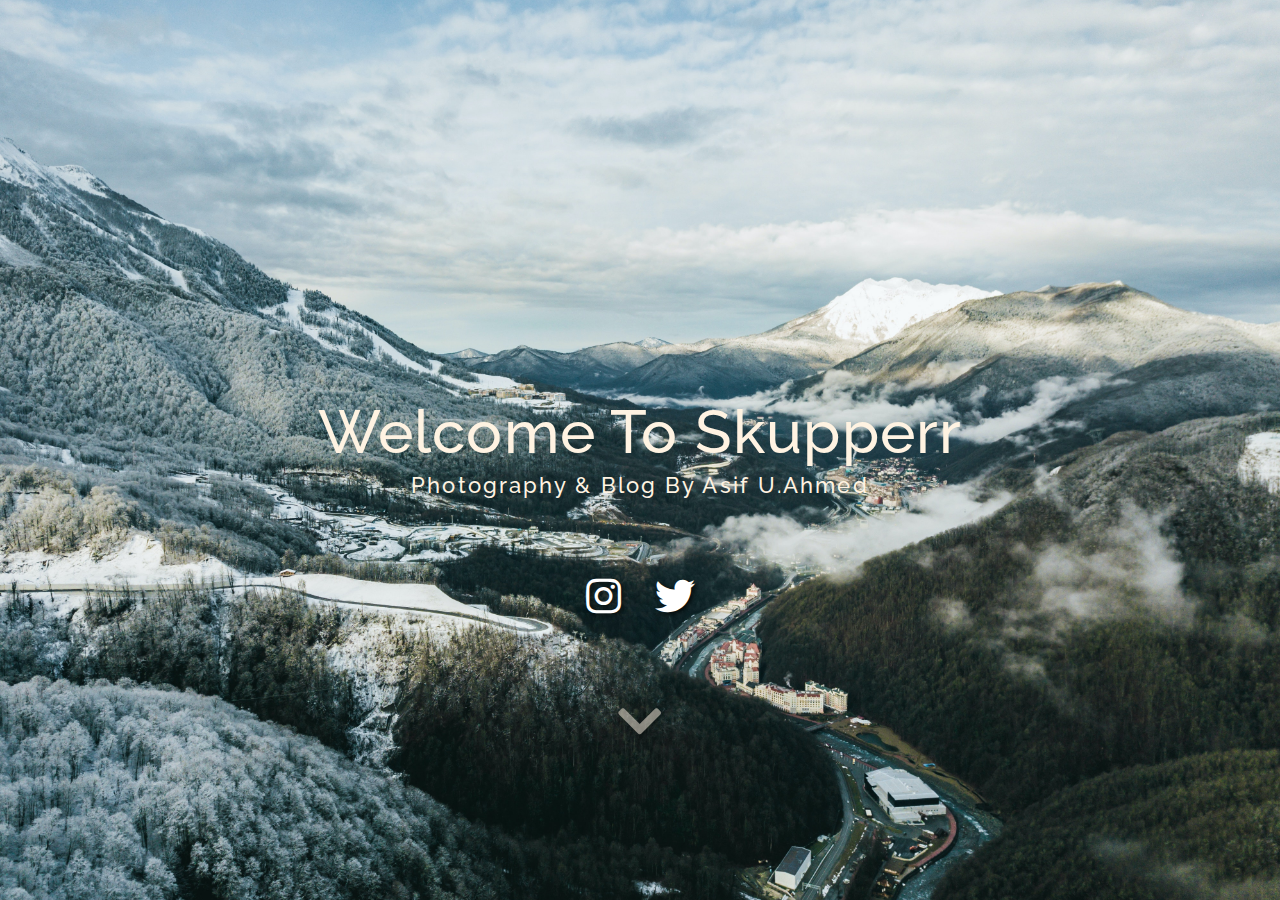
<file: index.html>
<!DOCTYPE html>
<html lang="en">
    <head>
        <!-- Global site tag (gtag.js) - Google Analytics -->

        <script async src="https://www.googletagmanager.com/gtag/js?id=G-DB4TRLLLY3"></script>
        <script>
         window.dataLayer = window.dataLayer || [];
         function gtag(){dataLayer.push(arguments);}
         gtag('js', new Date());

         gtag('config', 'G-DB4TRLLLY3');
        </script>
        

        <meta charset="UTF-8">
        <title>Skupperr</title>
        <link rel="icon" href="images/icons/logo-one-transparent.ico" type="image/icon">
        <meta name="description" content="This is the official website of Skupperr">
        <meta name="author" content="Asif Uddin Ahmed">

        <meta name="viewport" content="width=device-width, initial-scale=1.0">
        <link href="style/main.css" type="text/css" rel="stylesheet">
        <link href="style/home.css" type="text/css" rel="stylesheet">
        <link  href="https://cdnjs.cloudflare.com/ajax/libs/font-awesome/5.14.0/css/all.min.css" type="text/css" rel="stylesheet" />
        <link rel="preconnect" href="https://fonts.gstatic.com">
        <link href="https://fonts.googleapis.com/css2?family=Raleway:wght@300;400;500;700&display=swap" rel="stylesheet">
        <link rel="preconnect" href="https://fonts.gstatic.com">
        <link href="https://fonts.googleapis.com/css2?family=Quicksand:wght@300;400;500;600;700&display=swap" rel="stylesheet">
    </head>
    <body>
        <div id="container">
            <!-- Start of Intro section with background image  -->
            <div id="intro-section">
                <h1 id="intro-header">Welcome To Skupperr</h1>
                <h3 id="intro-description">Photography & Blog By Asif U.Ahmed</h3>
                <div id="intro-icons">
                <div id="intro-social-links">
                    <a href="https://www.instagram.com/skupperr/" target="_blank"><i class="fab fa-instagram"></i></a>
                    <a href="https://twitter.com/skupperrr" target="_blank"><i class="fab fa-twitter"></i></a>
                </div>
                <div id="arrow-down">
                    <i class="fas fa-chevron-down"></i>
                </div>
                </div>
            </div>
            <!-- end of Intro section with background image  -->

            <!-- Start of main section  -->
            <div id="main-section" class="hide-content">
            <!-- start of Main navigation for every other pages-->
            <div id="main-section-content">
            <div id="navigation">
                <div id="logo">
                    <div class="mobile-button" id="response-button">
                        <i>
                            <span class="hamburger"></span>
                            <span class="hamburger"></span>
                            <span class="hamburger"></span>
                        </i>
                    </div>
                    <h1><a href="index.html">Skupperr</a></h1>
                </div>
                <div id="navbar" class="beforeClick">
                    <ul id="main-lists">
                        <li id="home"><a href="index.html" class="active">Home</a></li>
                        <li id="photography"><a>Photography</a>
                            <i id="close-button" class="fas fa-times close-button-off"></i>
                        <ul id="sub-lists" class="inactive">
                            <li><a href="photography/nature.html">Nature</a></li>
                            <li><a href="photography/architecture.html">Architecture</a></li>
                        </ul>
                        </li>
                        <li id="blog"><a href="blog/blog.html">Blog</a></li>
                        <li id="about"><a href="about/about.html">About</a></li>
                        <li id="contact"><a href="contact/contact.html">Contact</a></li>
                    </ul>
                    <div id="follow-link-for-mobile">
                        <h3>Follow Skupperr On</h3>
                        <a href="https://www.instagram.com/skupperr/" target="_blank"><i class="fab fa-instagram"></i></a>
                        <a href="https://twitter.com/skupperrr" target="_blank"><i class="fab fa-twitter"></i></a>
                    </div>
                </div>
                <div id="follow-link">
                    <h3>Follow Skupperr On</h3>
                    <a href="https://www.instagram.com/skupperr/" target="_blank"><i class="fab fa-instagram"></i></a>
                    <a href="https://twitter.com/skupperrr" target="_blank"><i class="fab fa-twitter"></i></a>
                </div>
            </div>
            <!-- end navigation for every other pages-->
            
            <!-- start of Main content box for every other pages-->
            <div id="content">
                <div id="slider-one">
                    <div class="firstimagebox box-one">
                        <img src="images/nature/image-edited-5.jpg" alt="Slider Image No 1">
                    </div>
                    <div class="firstimagebox box-two">
                        <img src="images/nature/image-edited-6.jpg" alt="Slider Image No 2">
                    </div>
                    <div class="firstimagebox box-three">
                        <img src="images/nature/image-edited-28.jpg" alt="Slider Image No 3">
                    </div>
                    <div class="firstimagebox box-four">
                        <img src="images/nature/image-edited-1.jpg" alt="Slider Image No 4">
                    </div>
                    <div class="firstimagebox box-five">
                        <img src="images/nature/image-edited-5.jpg" alt="Slider Image No 5">
                    </div>
                </div>
                <div id="slider-two">
                    <div class="firstimagebox box-one">
                        <img src="images/architecture/image-at-edited6.jpg" alt="Slider Image No 6">
                    </div>
                    <div class="firstimagebox box-two">
                        <img src="images/architecture/image-at-edited5.jpg" alt="Slider Image No 7">
                    </div>
                    <div class="firstimagebox box-three">
                        <img src="images/architecture/image-at-edited4.jpg" alt="Slider Image No 8">
                    </div>
                    <div class="firstimagebox box-four">
                        <img src="images/architecture/image-at-edited15.jpg" alt="Slider Image No 9">
                    </div>
                    <div class="firstimagebox box-five">
                        <img src="images/architecture/image-at-edited6.jpg" alt="Slider Image No 10">
                    </div>
                </div>
                <div id="image-slider-link"><a href="photography/nature.html" class="slide-links">Nature</a></div>
                <div id="image-slider-link-second"><a href="photography/architecture.html" class="slide-links">Architecture</a></div>
            </div>
            <!-- end of Main content box for every other pages-->
            </div>
            </div>
            <!-- end of main section  -->

        </div>
        <script src="https://code.jquery.com/jquery-3.5.1.min.js" integrity="sha256-9/aliU8dGd2tb6OSsuzixeV4y/faTqgFtohetphbbj0=" crossorigin="anonymous"></script>
        <script type="text/javascript">
            if (typeof jQuery == 'undefined') {
                document.write(unescape("%3Cscript src='script/jquery/jquery-3.5.1.min.js' type='text/javascript'%3E%3C/script%3E"));
            }
        </script>
        <script src="script/mainscript.js"></script>
        <script src="script/home.js"></script>
    </body>
</html>
</file>
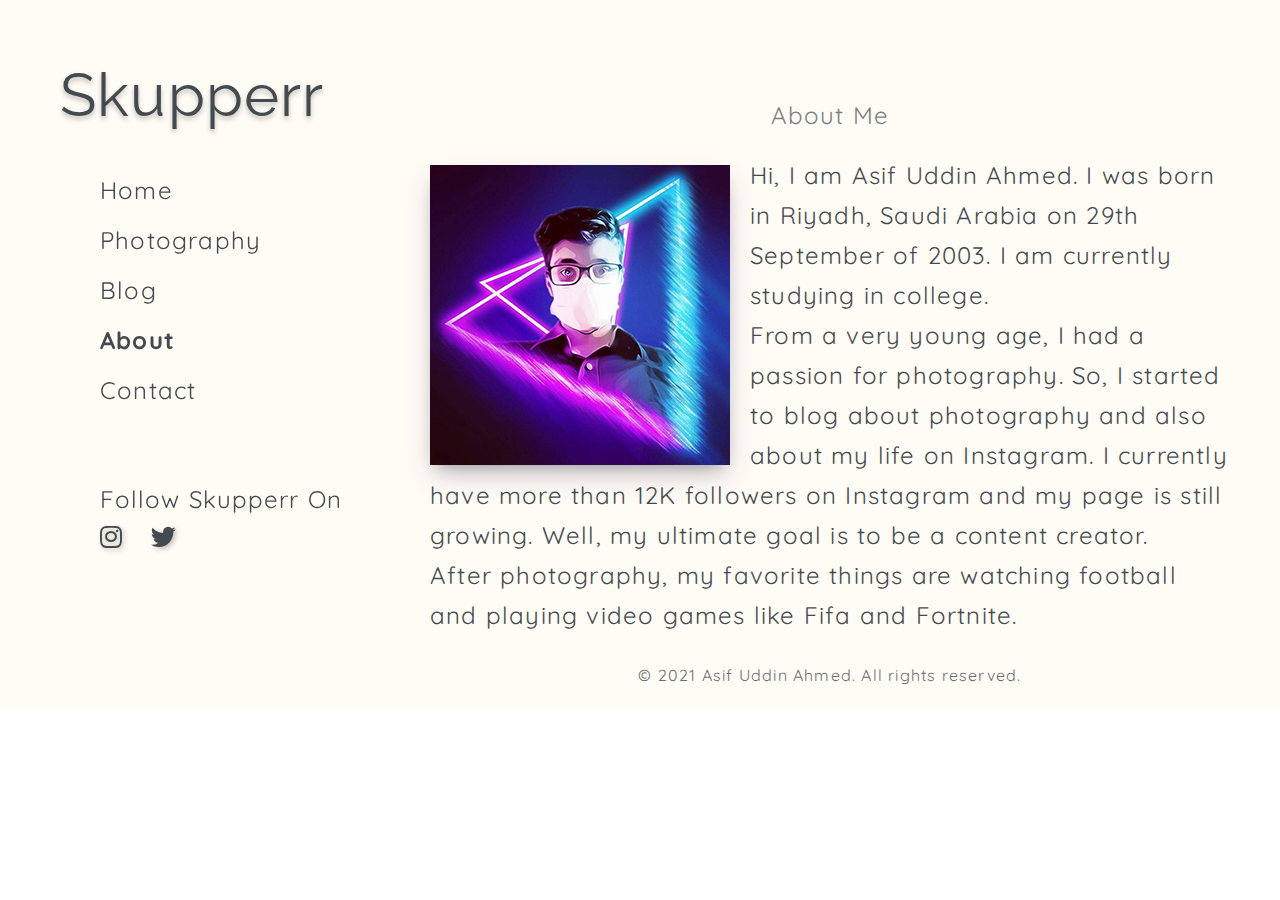
<file: about/about.html>
<!DOCTYPE html>
<html lang="en">
    <head>
        <title>Skupperr About</title>
        <meta charset="UTF-8">
        <link rel="icon" href="../images/icons/logo-one-transparent.ico" type="image/icon">
        <meta name="viewport" content="width=device-width, initial-scale=1.0">
        <link href="../style/main.css" type="text/css" rel="stylesheet">
        <link href="../style/about.css" type="text/css" rel="stylesheet">
        <link  href="https://cdnjs.cloudflare.com/ajax/libs/font-awesome/5.14.0/css/all.min.css" type="text/css" rel="stylesheet" />
        <link rel="preconnect" href="https://fonts.gstatic.com">
        <link href="https://fonts.googleapis.com/css2?family=Raleway:wght@300;400;500;700&display=swap" rel="stylesheet">
        <link rel="preconnect" href="https://fonts.gstatic.com">
        <link href="https://fonts.googleapis.com/css2?family=Quicksand:wght@300;400;500;600;700&display=swap" rel="stylesheet">
    </head>
    <body>
        <div id="container">
            <!-- Start of main section  -->
            <div id="main-section">
            <!-- start of Main navigation for every other pages-->
            <div id="main-section-content">
            <div id="navigation">
                <div id="logo">
                    <div class="mobile-button" id="response-button">
                        <i>
                            <span class="hamburger"></span>
                            <span class="hamburger"></span>
                            <span class="hamburger"></span>
                        </i>
                    </div>
                    <h1><a href="../index.html">Skupperr</a></h1>
                </div>
                <div id="navbar" class="beforeClick">
                    <ul id="main-lists">
                        <li id="home"><a href="../index.html">Home</a></li>
                        <li id="photography"><a>Photography</a>
                            <i id="close-button" class="fas fa-times close-button-off"></i>
                        <ul id="sub-lists" class="inactive">
                            <li><a href="../photography/nature.html">Nature</a></li>
                            <li><a href="../photography/architecture.html">Architecture</a></li>
                        </ul>
                        </li>
                        <li id="blog"><a href="../blog/blog.html">Blog</a></li>
                        <li id="about"><a href="about.html" class="active">About</a></li>
                        <li id="contact"><a href="../contact/contact.html">Contact</a></li>
                    </ul>
                    <div id="follow-link-for-mobile">
                        <h3>Follow Skupperr On</h3>
                        <a href="https://www.instagram.com/skupperr/" target="_blank"><i class="fab fa-instagram"></i></a>
                        <a href="https://twitter.com/skupperrr" target="_blank"><i class="fab fa-twitter"></i></a>
                    </div>
                </div>
                <div id="follow-link">
                    <h3>Follow Skupperr On</h3>
                    <a href="https://www.instagram.com/skupperr/" target="_blank"><i class="fab fa-instagram"></i></a>
                    <a href="https://twitter.com/skupperrr" target="_blank"><i class="fab fa-twitter"></i></a>
                </div>
            </div>
            <!-- end navigation for every other pages-->
            
            <!-- start of Main content box for every other pages-->
            <div id="content">
                <h3 id="about-header">About Me</h3>
                <div id="about-details">
                    <div id="about-image"><img src="../images/about/profile-main-small.jpg" alt="My Profile Picture"></div>
                    <p id="about-text">Hi, I am Asif Uddin Ahmed. I was born in Riyadh, Saudi Arabia on 29th September of 2003. I am currently studying in college.<br>
                    From a very young age, I had a passion for photography. So, I started to blog about photography and also about my life on Instagram. I currently have more than 12K followers on Instagram and my page is still growing. Well, my ultimate goal is to be a content creator.<br>
                    After photography, my favorite things are watching football and playing video games like Fifa and Fortnite. </p>
                </div>
                <div id="copyright">
                    <p><span id="copyright-icon">&#169;</span> 2021 Asif Uddin Ahmed. All rights reserved.</p>
                </div>
            </div>
            <!-- end of Main content box for every other pages-->
            </div>
            </div>
            <!-- end of main section  -->

        </div>
        <script src="https://code.jquery.com/jquery-3.5.1.min.js" integrity="sha256-9/aliU8dGd2tb6OSsuzixeV4y/faTqgFtohetphbbj0=" crossorigin="anonymous"></script>
        <script type="text/javascript">
            if (typeof jQuery == 'undefined') {
                document.write(unescape("%3Cscript src='../script/jquery/jquery-3.5.1.min.js' type='text/javascript'%3E%3C/script%3E"));
            }
        </script>
        <script src="../script/mainscript.js"></script>
    </body>
</html>
</file>
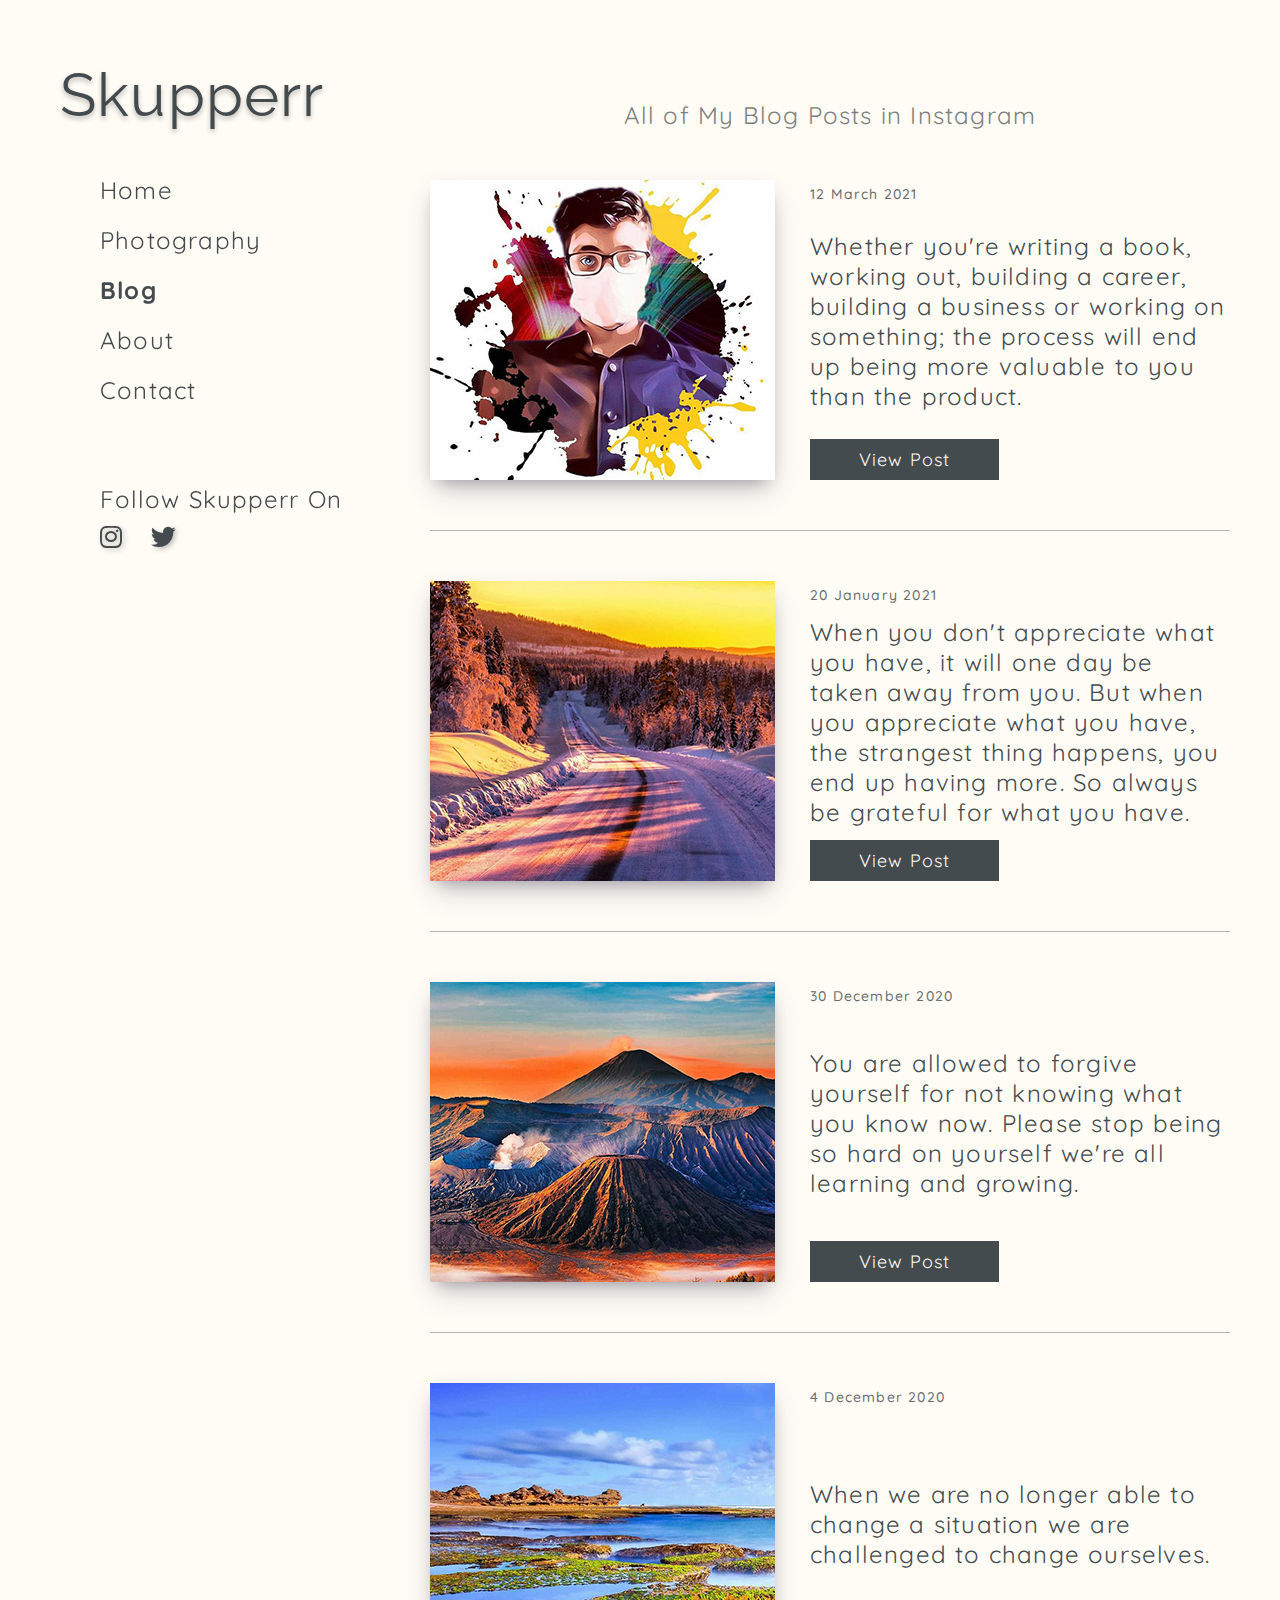
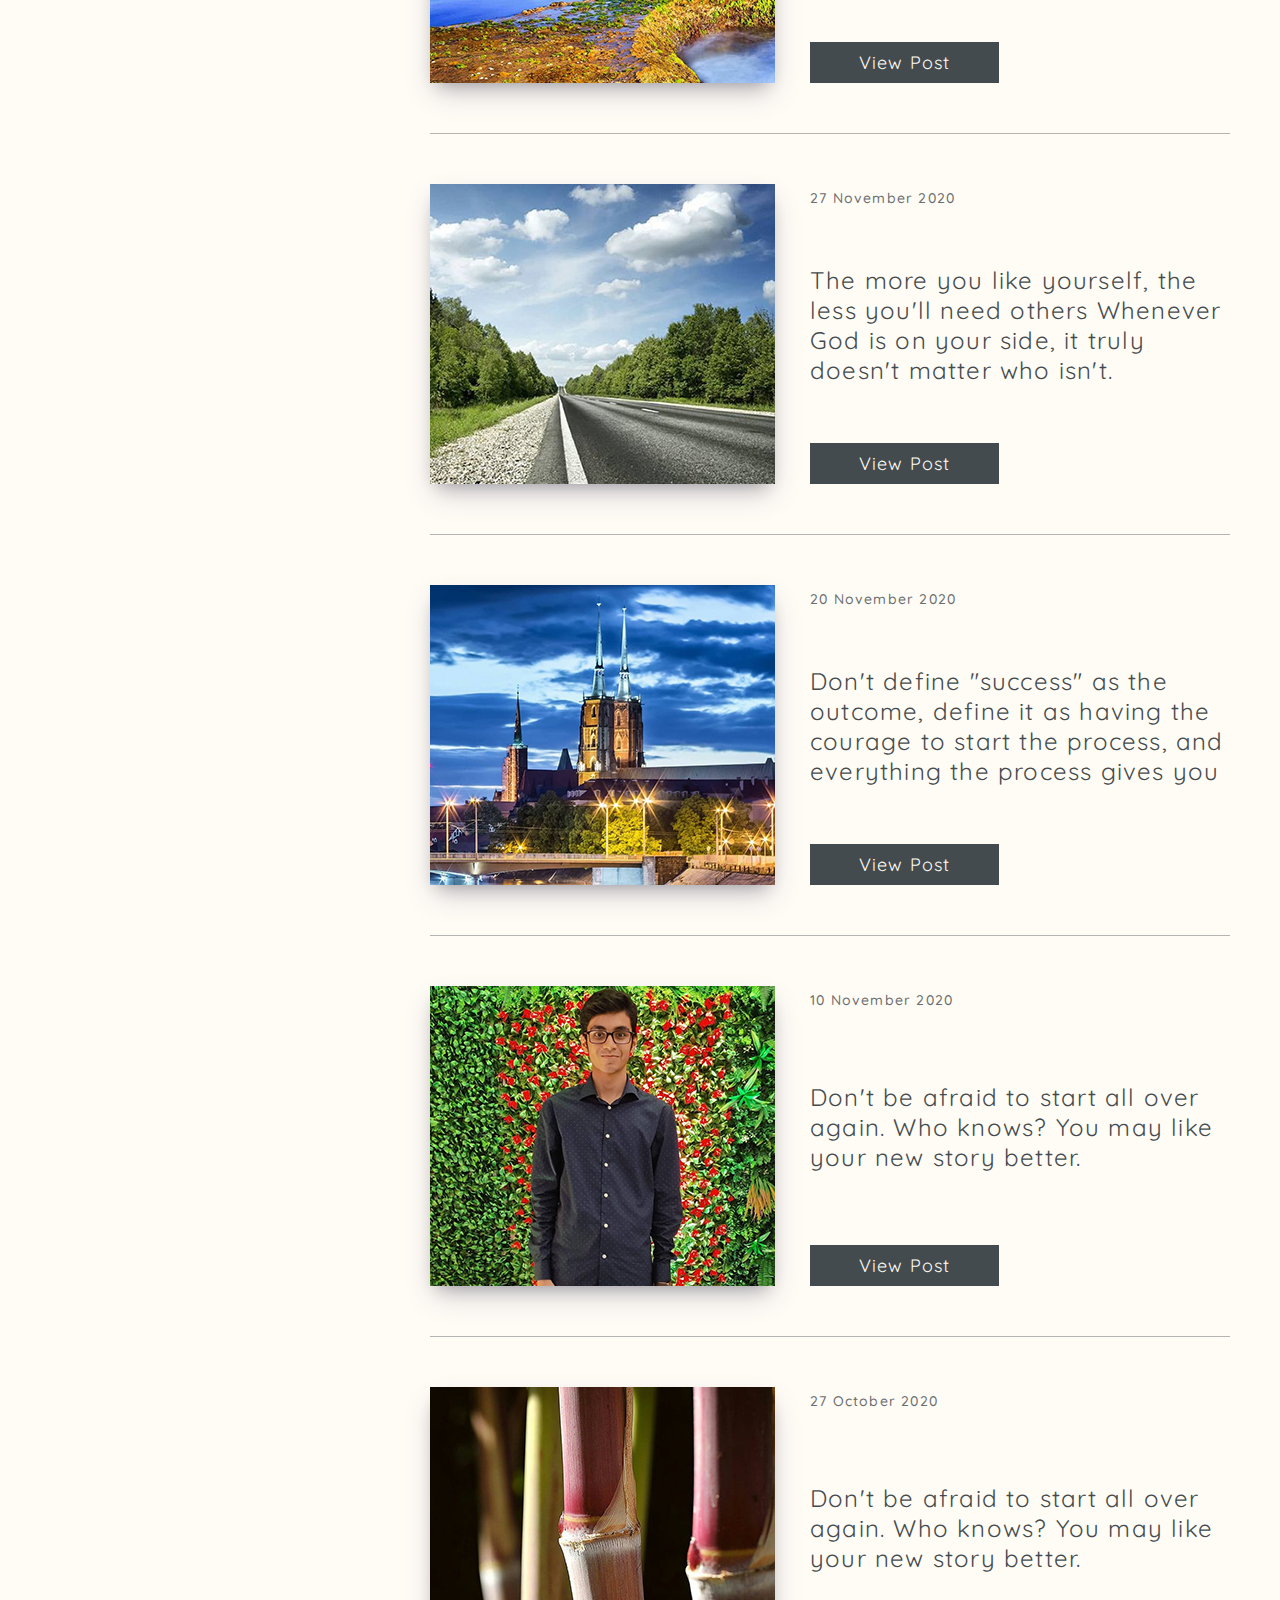
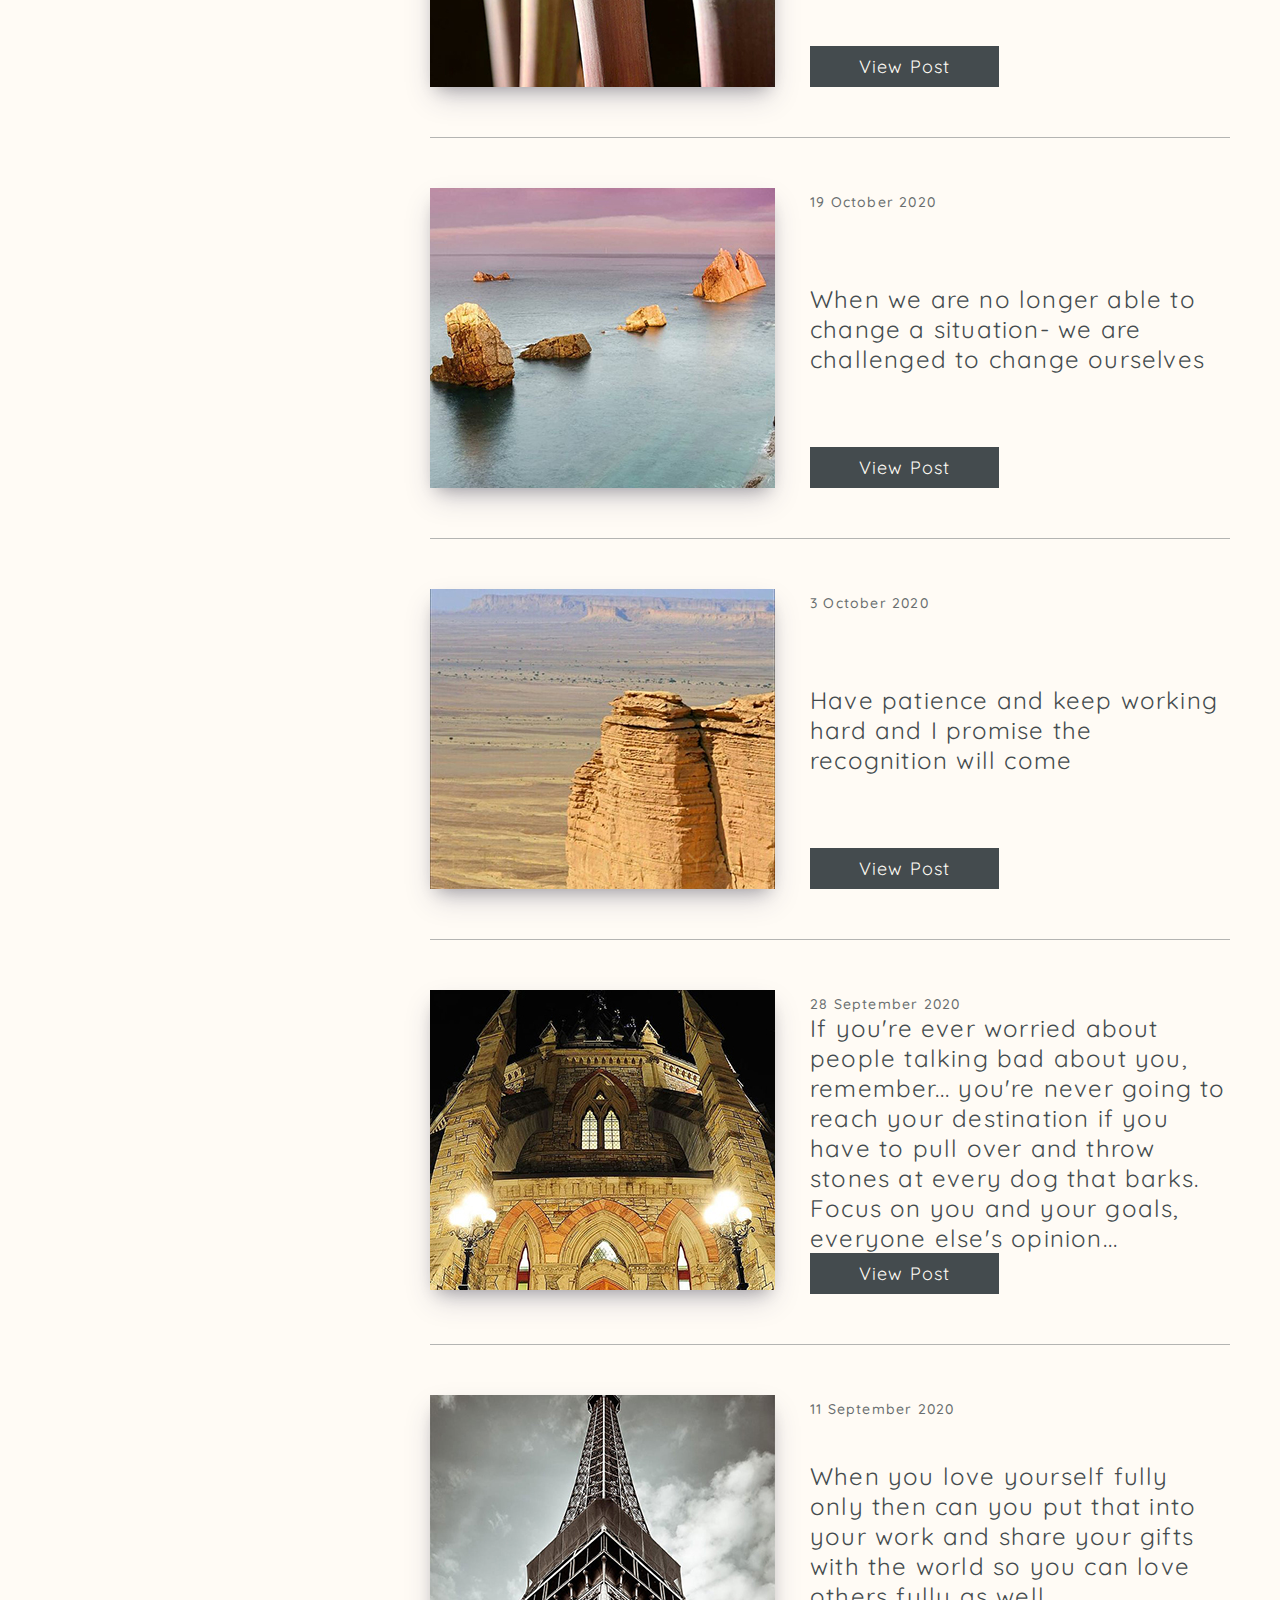
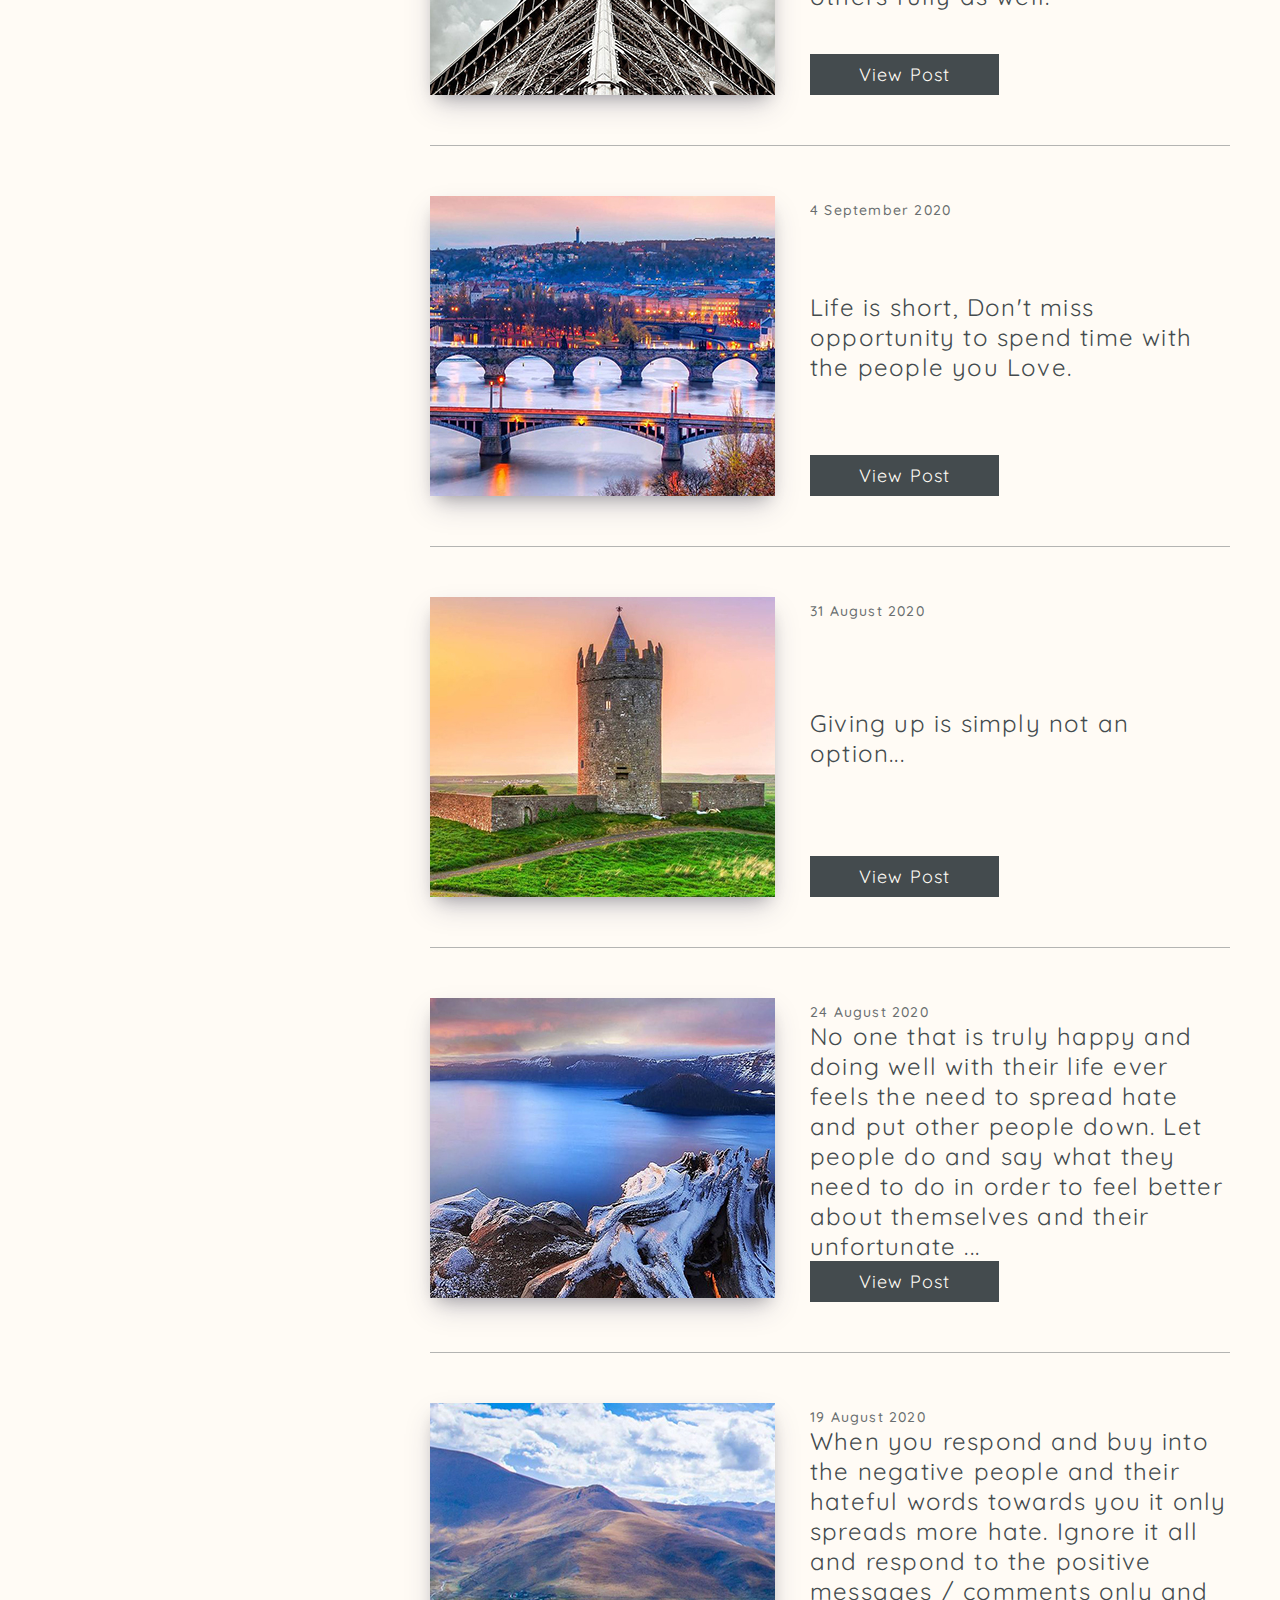
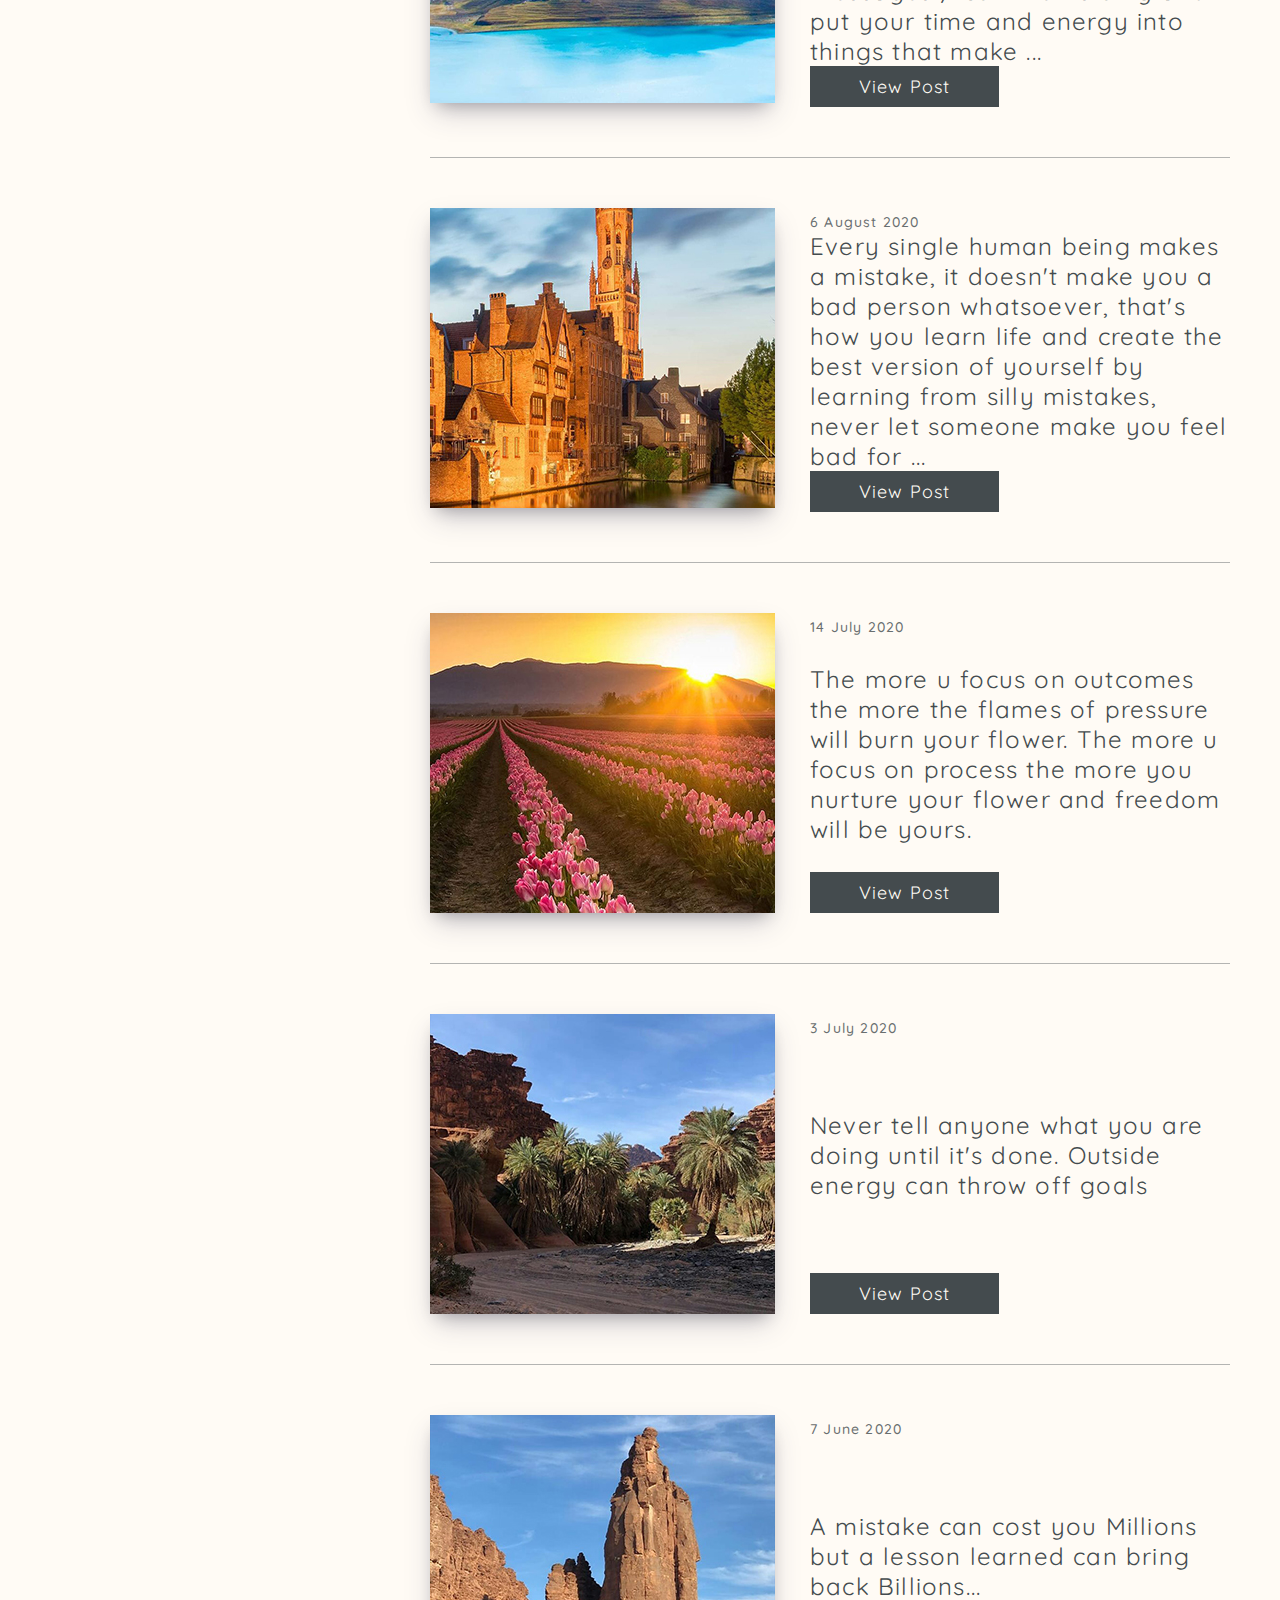
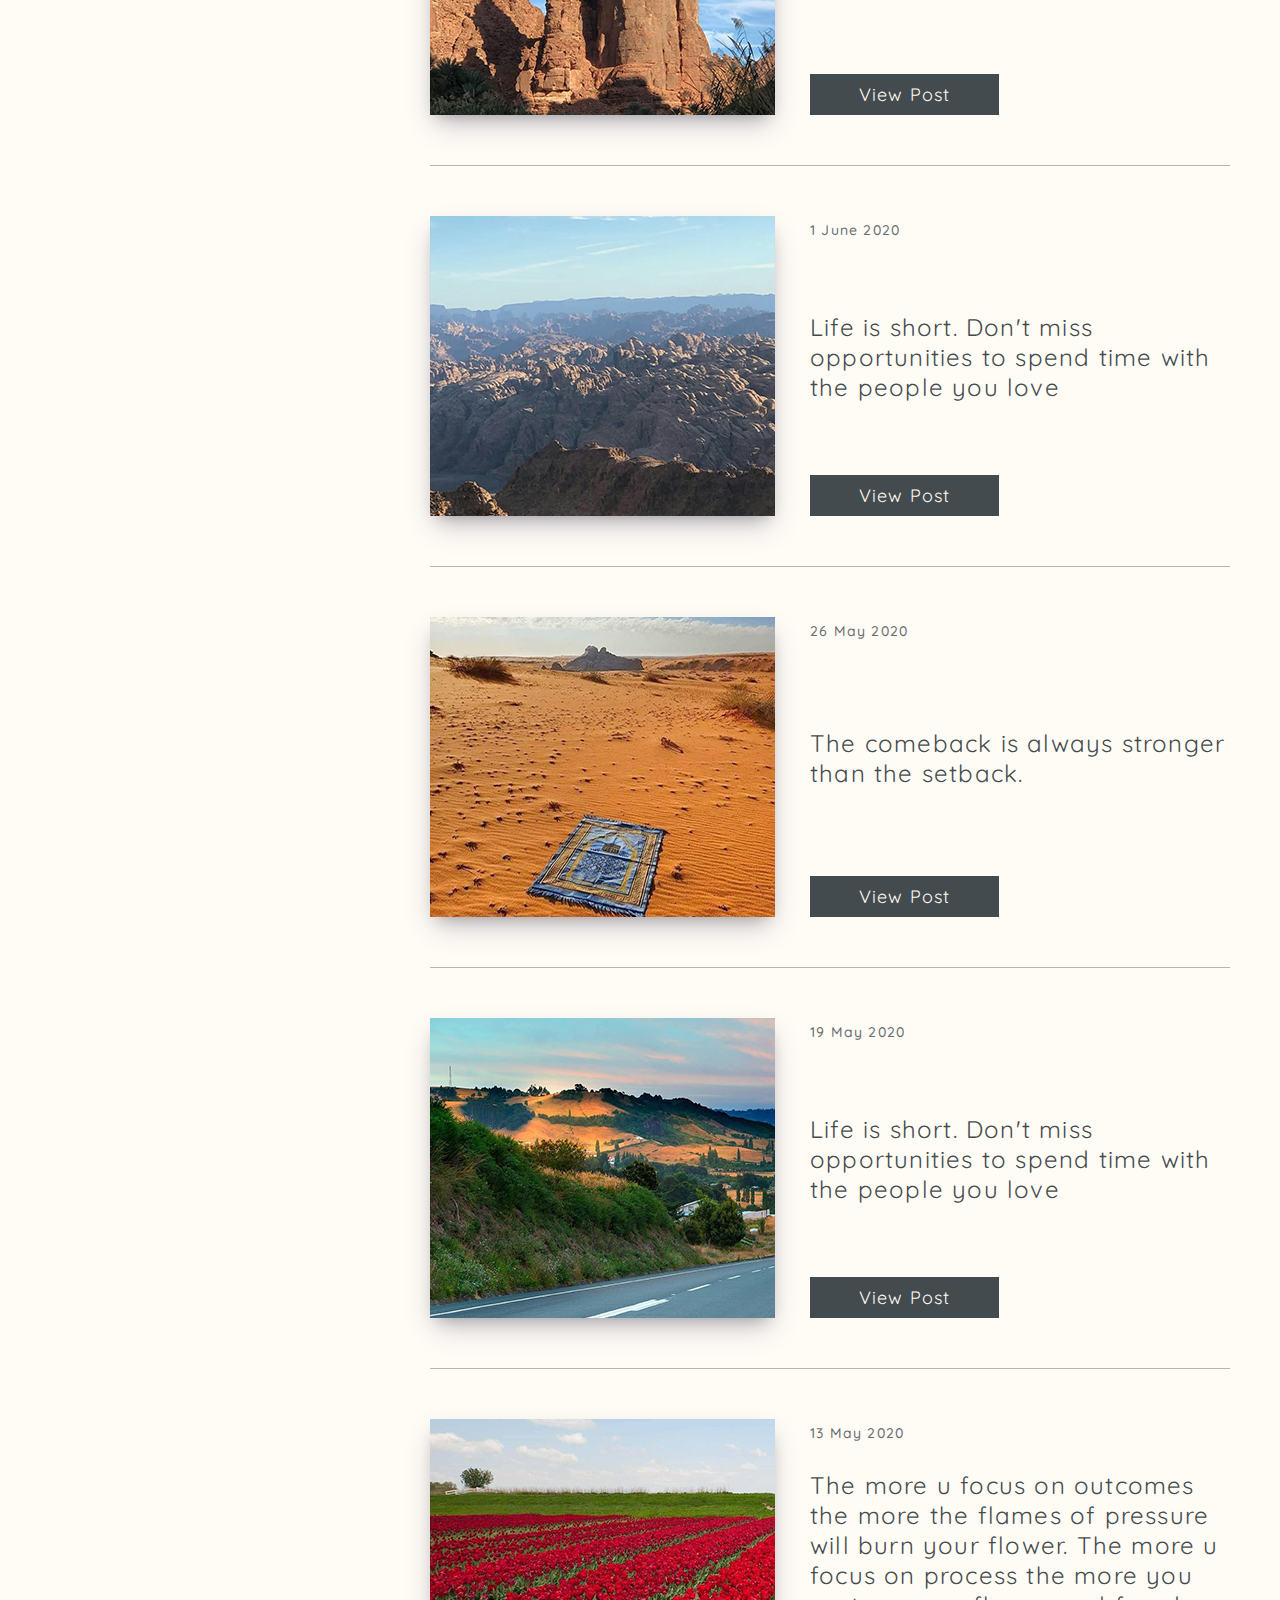
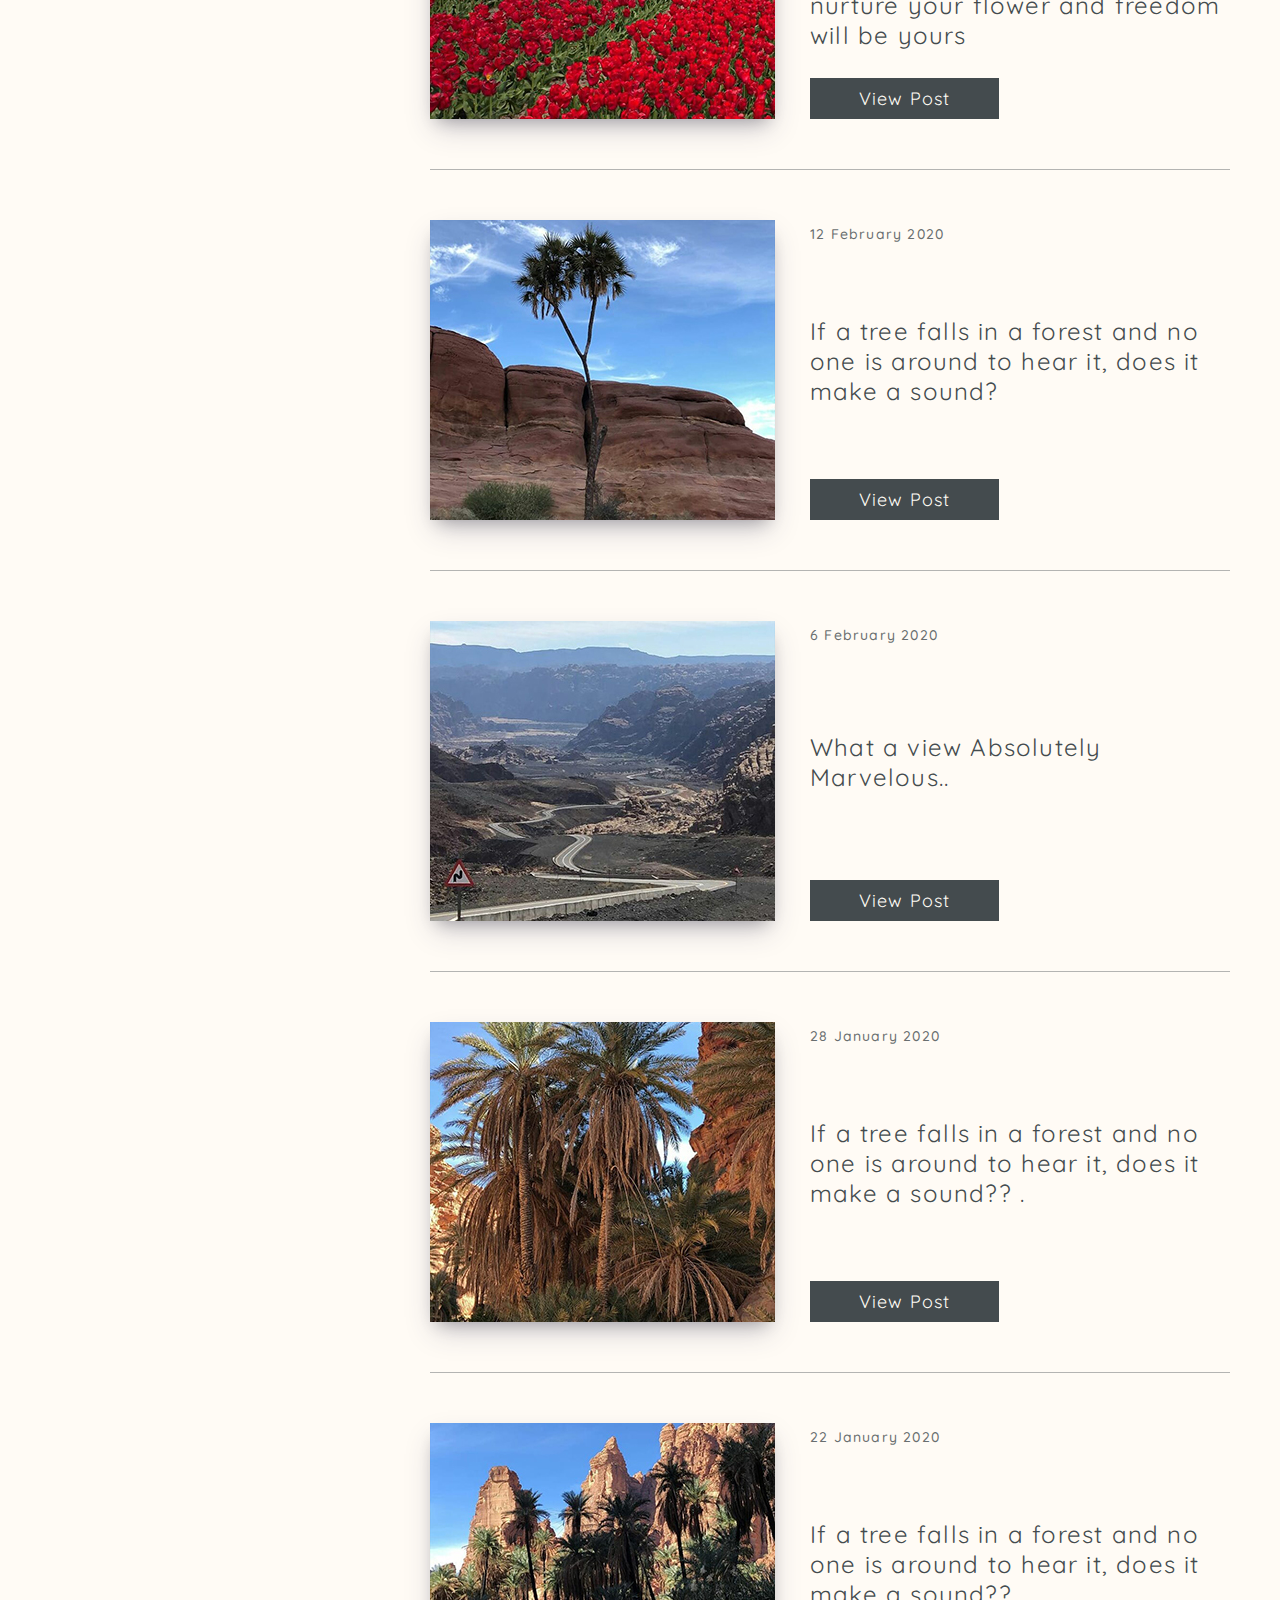
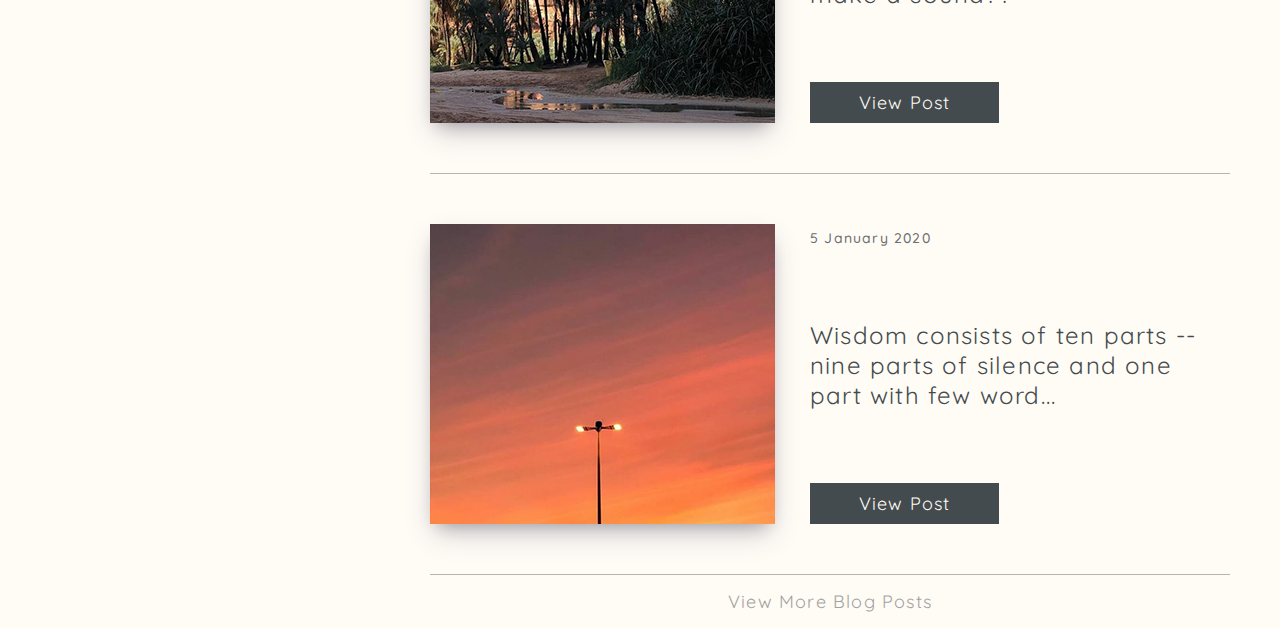
<file: blog/blog.html>
<!DOCTYPE html>
<html lang="en">
    <head>
        <!-- Global site tag (gtag.js) - Google Analytics -->

        <script async src="https://www.googletagmanager.com/gtag/js?id=G-DB4TRLLLY3"></script>
        <script>
         window.dataLayer = window.dataLayer || [];
         function gtag(){dataLayer.push(arguments);}
         gtag('js', new Date());

         gtag('config', 'G-DB4TRLLLY3');
        </script>

        <title>Skupperr Blog</title>
        <meta charset="UTF-8">
        <link rel="icon" href="../images/icons/logo-one-transparent.ico" type="image/icon">
        <meta name="description" content="This is the blog section of the official website of Skupperr">
        <meta name="author" content="Asif Uddin Ahmed">
        
        <meta name="viewport" content="width=device-width, initial-scale=1.0">
        <link href="../style/main.css" type="text/css" rel="stylesheet">
        <link href="../style/blog.css" type="text/css" rel="stylesheet">
        <link  href="https://cdnjs.cloudflare.com/ajax/libs/font-awesome/5.14.0/css/all.min.css" type="text/css" rel="stylesheet" />
        <link rel="preconnect" href="https://fonts.gstatic.com">
        <link href="https://fonts.googleapis.com/css2?family=Raleway:wght@300;400;500;700&display=swap" rel="stylesheet">
        <link rel="preconnect" href="https://fonts.gstatic.com">
        <link href="https://fonts.googleapis.com/css2?family=Quicksand:wght@300;400;500;600;700&display=swap" rel="stylesheet">
    </head>
    <body>
        <div id="container">
            <!-- Start of main section  -->
            <div id="main-section">
            <!-- start of Main navigation for every other pages-->
            <div id="main-section-content">
            <div id="navigation">
                <div id="logo">
                    <div class="mobile-button" id="response-button">
                        <i>
                            <span class="hamburger"></span>
                            <span class="hamburger"></span>
                            <span class="hamburger"></span>
                        </i>
                    </div>
                    <h1><a href="../index.html">Skupperr</a></h1>
                </div>
                <div id="navbar" class="beforeClick">
                    <ul id="main-lists">
                        <li id="home"><a href="../index.html">Home</a></li>
                        <li id="photography"><a>Photography</a>
                            <i id="close-button" class="fas fa-times close-button-off"></i>
                        <ul id="sub-lists" class="inactive">
                            <li><a href="../photography/nature.html">Nature</a></li>
                            <li><a href="../photography/architecture.html">Architecture</a></li>
                        </ul>
                        </li>
                        <li id="blog"><a href="blog.html" class="active">Blog</a></li>
                        <li id="about"><a href="../about/about.html">About</a></li>
                        <li id="contact"><a href="../contact/contact.html">Contact</a></li>
                    </ul>
                    <div id="follow-link-for-mobile">
                        <h3>Follow Skupperr On</h3>
                        <a href="https://www.instagram.com/skupperr/" target="_blank"><i class="fab fa-instagram"></i></a>
                        <a href="https://twitter.com/skupperrr" target="_blank"><i class="fab fa-twitter"></i></a>
                    </div>
                </div>
                <div id="follow-link">
                    <h3>Follow Skupperr On</h3>
                    <a href="https://www.instagram.com/skupperr/" target="_blank"><i class="fab fa-instagram"></i></a>
                    <a href="https://twitter.com/skupperrr" target="_blank"><i class="fab fa-twitter"></i></a>
                </div>
            </div>
            <!-- end navigation for every other pages-->
            
            <!-- start of Main content box for every other pages-->
            <div id="content">
                <h3 id="blog-header">All of My Blog Posts in Instagram</h3>
                <div id="blog-content-box">
                    <div class="blog-post">
                        <div class="blog-image">
                            <a href="https://www.instagram.com/p/CMShd7WHnDY/" target="_blank" title="View Full Image"><img src="../images/blog/blog-edited-march-12-21.jpg" alt="Picture that was posted on 12 March 2021"></a>
                        </div>
                        <div class="blog-content">
                            <p class="date">12 March 2021</p>
                            <p class="blog-text">Whether you're writing a book, working out, building a career, building a business or working on something; the process will end up being more valuable to you than the product.</p>
                            <div class="read-more-button"><a href="https://www.instagram.com/p/CMShd7WHnDY/" target="_blank">View Post</a></div>
                        </div>
                    </div>
                    <div class="blog-post">
                        <div class="blog-image">
                            <a href="https://www.instagram.com/p/CKQUaRbJkK8/" target="_blank" title="View Full Image"><img src="../images/blog/blog-edited-jan-20-21.jpg" alt="Picture that was posted on 20 January 2021"></a>
                        </div>
                        <div class="blog-content">
                            <p class="date">20 January 2021</p>
                            <p class="blog-text">When you don't appreciate what you have, it will one day be taken away from you. But when you appreciate what you have, the strangest thing happens, you end up having more. So always be grateful for what you have.</p>
                            <div class="read-more-button"><a href="https://www.instagram.com/p/CKQUaRbJkK8/" target="_blank">View Post</a></div>
                        </div>
                    </div>
                    <div class="blog-post">
                        <div class="blog-image">
                            <a href="https://www.instagram.com/p/CJbvr8VJ_vb/" target="_blank" title="View Full Image"><img src="../images/blog/blog-edited-decem-31-20.jpg" alt="Picture that was posted on 31 December 2020"></a>
                        </div>
                        <div class="blog-content">
                            <p class="date">30 December 2020</p>
                            <p class="blog-text">You are allowed to forgive yourself for not knowing what you know now. Please stop being so hard on yourself we're all learning and growing.</p>
                            <div class="read-more-button"><a href="https://www.instagram.com/p/CJbvr8VJ_vb/" target="_blank">View Post</a></div>
                        </div>
                    </div>
                    <div class="blog-post">
                        <div class="blog-image">
                            <a href="https://www.instagram.com/p/CIWVxkWJi_Y/" target="_blank" title="View Full Image"><img src="../images/blog/blog-edited-decem-4-20.jpg" alt="Picture that was posted on 4 December 2020"></a>
                        </div>
                        <div class="blog-content">
                            <p class="date">4 December 2020</p>
                            <p class="blog-text">
                                When we are no longer able to change a situation we are challenged to change ourselves.
                            </p>
                            <div class="read-more-button"><a href="https://www.instagram.com/p/CIWVxkWJi_Y/" target="_blank">View Post</a></div>
                        </div>
                    </div>
                    <div class="blog-post">
                        <div class="blog-image">
                            <a href="https://www.instagram.com/p/CIEJ0NGp-2x/" target="_blank" title="View Full Image"><img src="../images/blog/blog-edited-nov-27-20.jpg" alt="Picture that was posted on 27 November 2020"></a>
                        </div>
                        <div class="blog-content">
                            <p class="date">27 November 2020</p>
                            <p class="blog-text">The more you like yourself, the less you'll need others
                                Whenever God is on your side, it truly doesn't matter who isn't.</p>
                            <div class="read-more-button"><a href="https://www.instagram.com/p/CIEJ0NGp-2x/" target="_blank">View Post</a></div>
                        </div>
                    </div>
                    <div class="blog-post">
                        <div class="blog-image">
                            <a href="https://www.instagram.com/p/CHyOFAGpJ83/" target="_blank" title="View Full Image"><img src="../images/blog/blog-edited-nov-20-20.jpg" alt="Picture that was posted on 20 November 2020"></a>
                        </div>
                        <div class="blog-content">
                            <p class="date">20 November 2020</p>
                            <p class="blog-text">Don't define "success" as the outcome, define it as having the courage to start the process, and everything the process gives you</p>
                            <div class="read-more-button"><a href="https://www.instagram.com/p/CHyOFAGpJ83/" target="_blank">View Post</a></div>
                        </div>
                    </div>
                    <div class="blog-post">
                        <div class="blog-image">
                            <a href="https://www.instagram.com/p/CHYd11dJRSI/" target="_blank" title="View Full Image"><img src="../images/blog/blog-edited-nov-10-20.jpg" alt="Picture that was posted on 10 November 2020"></a>
                        </div>
                        <div class="blog-content">
                            <p class="date">10 November 2020</p>
                            <p class="blog-text">Don't be afraid to start all over again. Who knows? You may like your new story better.</p>
                            <div class="read-more-button"><a href="https://www.instagram.com/p/CHYd11dJRSI/" target="_blank">View Post</a></div>
                        </div>
                    </div>
                    <div class="blog-post">
                        <div class="blog-image">
                            <a href="https://www.instagram.com/p/CG2w0-ppqx_/" target="_blank" title="View Full Image"><img src="../images/blog/blog-edited-oct-27-20.jpg" alt="Picture that was posted on 27 October 2020"></a>
                        </div>
                        <div class="blog-content">
                            <p class="date">27 October 2020</p>
                            <p class="blog-text">Don't be afraid to start all over again. Who knows? You may like your new story better.</p>
                            <div class="read-more-button"><a href="https://www.instagram.com/p/CG2w0-ppqx_/" target="_blank">View Post</a></div>
                        </div>
                    </div>
                    <div class="blog-post">
                        <div class="blog-image">
                            <a href="https://www.instagram.com/p/CGiJhXBJy7c/" target="_blank" title="View Full Image"><img src="../images/blog/blog-edited-oct-19-20.jpg" alt="Picture that was posted on 19 October 2020"></a>
                        </div>
                        <div class="blog-content">
                            <p class="date">19 October 2020</p>
                            <p class="blog-text">When we are no longer able to change a situation- we are challenged to change ourselves</p>
                            <div class="read-more-button"><a href="https://www.instagram.com/p/CGiJhXBJy7c/" target="_blank">View Post</a></div>
                        </div>
                    </div>
                    <div class="blog-post">
                        <div class="blog-image">
                            <a href="https://www.instagram.com/p/CF4-g4ZJZyv/" target="_blank" title="View Full Image"><img src="../images/blog/blog-edited-oct-3-20.jpg" alt="Picture that was posted on 3 October 2020"></a>
                        </div>
                        <div class="blog-content">
                            <p class="date">3 October 2020</p>
                            <p class="blog-text">Have patience and keep working hard and I promise the recognition will come</p>
                            <div class="read-more-button"><a href="https://www.instagram.com/p/CF4-g4ZJZyv/" target="_blank">View Post</a></div>
                        </div>
                    </div>
                    <div class="blog-post">
                        <div class="blog-image">
                            <a href="https://www.instagram.com/p/CFsGTSlpuc6/" target="_blank" title="View Full Image"><img src="../images/blog/blog-edited-sep-28-20.jpg" alt="Picture that was posted on 28 September 2020"></a>
                        </div>
                        <div class="blog-content">
                            <p class="date">28 September 2020</p>
                            <p class="blog-text">If you're ever worried about people talking bad about you, remember... you're never going to reach your destination if you have to pull over and throw stones at every dog that barks. Focus on you and your goals, everyone else's opinion...</p>
                            <div class="read-more-button"><a href="https://www.instagram.com/p/CFsGTSlpuc6/" target="_blank">View Post</a></div>
                        </div>
                    </div>
                    <div class="blog-post">
                        <div class="blog-image">
                            <a href="https://www.instagram.com/p/CFAVPVVJ9ET/" target="_blank" title="View Full Image"><img src="../images/blog/blog-edited-sep-11-20.jpg" alt="Picture that was posted on 11 September 2020"></a>
                        </div>
                        <div class="blog-content">
                            <p class="date">11 September 2020</p>
                            <p class="blog-text">When you love yourself fully only then can you put that into your work and share your gifts with the world so you can love others fully as well.</p>
                            <div class="read-more-button"><a href="https://www.instagram.com/p/CFAVPVVJ9ET/" target="_blank">View Post</a></div>
                        </div>
                    </div>
                    <div class="blog-post">
                        <div class="blog-image">
                            <a href="https://www.instagram.com/p/CEuUI6xp1fK/" target="_blank" title="View Full Image"><img src="../images/blog/blog-edited-sep-4-20.jpg" alt="Picture that was posted on 4 September 2020"></a>
                        </div>
                        <div class="blog-content">
                            <p class="date">4 September 2020</p>
                            <p class="blog-text">Life is short, Don't miss opportunity to spend time with the people you Love.</p>
                            <div class="read-more-button"><a href="https://www.instagram.com/p/CEuUI6xp1fK/" target="_blank">View Post</a></div>
                        </div>
                    </div>
                    <div class="blog-post">
                        <div class="blog-image">
                            <a href="https://www.instagram.com/p/CEhjWX9pF6r/" target="_blank" title="View Full Image"><img src="../images/blog/blog-edited-aug-31-20.jpg" alt="Picture that was posted on 31 August 2020"></a>
                        </div>
                        <div class="blog-content">
                            <p class="date">31 August 2020</p>
                            <p class="blog-text">Giving up is simply not an option...</p>
                            <div class="read-more-button"><a href="https://www.instagram.com/p/CEhjWX9pF6r/" target="_blank">View Post</a></div>
                        </div>
                    </div>
                    <div class="blog-post">
                        <div class="blog-image">
                            <a href="https://www.instagram.com/p/CEPo3UMhXYw/" target="_blank" title="View Full Image"><img src="../images/blog/blog-edited-aug-24-20.jpg" alt="Picture that was posted on 24 August 2020"></a>
                        </div>
                        <div class="blog-content">
                            <p class="date">24 August 2020</p>
                            <p class="blog-text">No one that is truly happy and doing well with their life ever feels the need to spread hate and put other people down. Let people do and say what they need to do in order to feel better about themselves and their unfortunate ...</p>
                            <div class="read-more-button"><a href="https://www.instagram.com/p/CEPo3UMhXYw/" target="_blank">View Post</a></div>
                        </div>
                    </div>
                    <div class="blog-post">
                        <div class="blog-image">
                            <a href="https://www.instagram.com/p/CEEoD0_pxbr/" target="_blank" title="View Full Image"><img src="../images/blog/blog-edited-aug-19-20.jpg" alt="Picture that was posted on 19 August 2020"></a>
                        </div>
                        <div class="blog-content">
                            <p class="date">19 August 2020</p>
                            <p class="blog-text">When you respond and buy into the negative people and their hateful words towards you it only spreads more hate. Ignore it all and respond to the positive messages / comments only and put your time and energy into things that make ...</p>
                            <div class="read-more-button"><a href="https://www.instagram.com/p/CEEoD0_pxbr/" target="_blank">View Post</a></div>
                        </div>
                    </div>
                    <div class="blog-post">
                        <div class="blog-image">
                            <a href="https://www.instagram.com/p/CDhRglCJAwI/" target="_blank" title="View Full Image"><img src="../images/blog/blog-edited-aug-6-20.jpg" alt="Picture that was posted on 6 August 2020"></a>
                        </div>
                        <div class="blog-content">
                            <p class="date">6 August 2020</p>
                            <p class="blog-text">Every single human being makes a mistake, it doesn't make you a bad person whatsoever, that's how you learn life and create the best version of yourself by learning from silly mistakes, never let someone make you feel bad for ...</p>
                            <div class="read-more-button"><a href="https://www.instagram.com/p/CDhRglCJAwI/" target="_blank">View Post</a></div>
                        </div>
                    </div>
                    <div class="blog-post">
                        <div class="blog-image">
                            <a href="https://www.instagram.com/p/CCnpxYCBGeh/" target="_blank" title="View Full Image"><img src="../images/blog/blog-edited-jul-14-20.jpg" alt="Picture that was posted on 14 July 2020"></a>
                        </div>
                        <div class="blog-content">
                            <p class="date">14 July 2020</p>
                            <p class="blog-text">The more u focus on outcomes the more the flames of pressure will burn your flower.
                                The more u focus on process the more you nurture your flower and freedom will be yours. </p>
                            <div class="read-more-button"><a href="https://www.instagram.com/p/CCnpxYCBGeh/" target="_blank">View Post</a></div>
                        </div>
                    </div>
                    <div class="blog-post">
                        <div class="blog-image">
                            <a href="https://www.instagram.com/p/CCJsj97Bd5Q/" target="_blank" title="View Full Image"><img src="../images/blog/blog-edited-jul-3-20.jpg" alt="Picture that was posted on 3 July 2020"></a>
                        </div>
                        <div class="blog-content">
                            <p class="date">3 July 2020</p>
                            <p class="blog-text">Never tell anyone what you are doing until it's done. Outside energy can throw off goals</p>
                            <div class="read-more-button"><a href="https://www.instagram.com/p/CCJsj97Bd5Q/" target="_blank">View Post</a></div>
                        </div>
                    </div>
                    <div class="blog-post">
                        <div class="blog-image">
                            <a href="https://www.instagram.com/p/CBIlz0QhJYv/" target="_blank" title="View Full Image"><img src="../images/blog/blog-edited-jun-7-20.jpg" alt="Picture that was posted on 7 June 2020"></a>
                        </div>
                        <div class="blog-content">
                            <p class="date">7 June 2020</p>
                            <p class="blog-text">A mistake can cost you Millions but a lesson learned can bring back Billions...</p>
                            <div class="read-more-button"><a href="https://www.instagram.com/p/CBIlz0QhJYv/" target="_blank">View Post</a></div>
                        </div>
                    </div>
                    <div class="blog-post">
                        <div class="blog-image">
                            <a href="https://www.instagram.com/p/CA5FF_7hlot/" target="_blank" title="View Full Image"><img src="../images/blog/blog-edited-jun-1-20.jpg" alt="Picture that was posted on 1 June 2020"></a>
                        </div>
                        <div class="blog-content">
                            <p class="date">1 June 2020</p>
                            <p class="blog-text">Life is short. Don't miss opportunities to spend time with the people you love</p>
                            <div class="read-more-button"><a href="https://www.instagram.com/p/CA5FF_7hlot/" target="_blank">View Post</a></div>
                        </div>
                    </div>
                    <div class="blog-post">
                        <div class="blog-image">
                            <a href="https://www.instagram.com/p/CAnxO_iBIrd/" target="_blank" title="View Full Image"><img src="../images/blog/blog-edited-may-26-20.jpg" alt="Picture that was posted on 26 May 2020"></a>
                        </div>
                        <div class="blog-content">
                            <p class="date">26 May 2020</p>
                            <p class="blog-text">The comeback is always stronger than the setback.</p>
                            <div class="read-more-button"><a href="https://www.instagram.com/p/CAnxO_iBIrd/" target="_blank">View Post</a></div>
                        </div>
                    </div>
                    <div class="blog-post">
                        <div class="blog-image">
                            <a href="https://www.instagram.com/p/CAYNV0VhsLI/" target="_blank" title="View Full Image"><img src="../images/blog/blog-edited-may-19-20.jpg" alt="Picture that was posted on 19 May 2020"></a>
                        </div>
                        <div class="blog-content">
                            <p class="date">19 May 2020</p>
                            <p class="blog-text">Life is short. Don't miss opportunities to spend time with the people you love</p>
                            <div class="read-more-button"><a href="https://www.instagram.com/p/CAYNV0VhsLI/" target="_blank">View Post</a></div>
                        </div>
                    </div>
                    <div class="blog-post">
                        <div class="blog-image">
                            <a href="https://www.instagram.com/p/CAGptPpBcFE/" target="_blank" title="View Full Image"><img src="../images/blog/blog-edited-may-13-20.jpg" alt="Picture that was posted on 13 May 2020"></a>
                        </div>
                        <div class="blog-content">
                            <p class="date">13 May 2020</p>
                            <p class="blog-text">The more u focus on outcomes the more the flames of pressure will burn your flower.
                                The more u focus on process the more you nurture your flower and freedom will be yours</p>
                            <div class="read-more-button"><a href="https://www.instagram.com/p/CAGptPpBcFE/" target="_blank">View Post</a></div>
                        </div>
                    </div>
                    <div class="blog-post">
                        <div class="blog-image">
                            <a href="https://www.instagram.com/p/B8b-mV0hEJ_/" target="_blank" title="View Full Image"><img src="../images/blog/blog-edited-fab-12-20.jpg" alt="Picture that was posted on 12 February 2020"></a>
                        </div>
                        <div class="blog-content">
                            <p class="date">12 February 2020</p>
                            <p class="blog-text">If a tree falls in a forest and no one is around to hear it, does it make a sound?</p>
                            <div class="read-more-button"><a href="https://www.instagram.com/p/B8b-mV0hEJ_/" target="_blank">View Post</a></div>
                        </div>
                    </div>
                    <div class="blog-post">
                        <div class="blog-image">
                            <a href="https://www.instagram.com/p/B8Me9mKhcYw/" target="_blank" title="View Full Image"><img src="../images/blog/blog-edited-feb-6-20.jpg" alt="Picture that was posted on 6 February 2020"></a>
                        </div>
                        <div class="blog-content">
                            <p class="date">6 February 2020</p>
                            <p class="blog-text">What a view
                                Absolutely Marvelous..</p>
                            <div class="read-more-button"><a href="https://www.instagram.com/p/B8Me9mKhcYw/" target="_blank">View Post</a></div>
                        </div>
                    </div>
                    <div class="blog-post">
                        <div class="blog-image">
                            <a href="https://www.instagram.com/p/B71TWpsnmLM/" target="_blank" title="View Full Image"><img src="../images/blog/blog-edited-jan-28-20.jpg" alt="Picture that was posted on 28 January 2020"></a>
                        </div>
                        <div class="blog-content">
                            <p class="date">28 January 2020</p>
                            <p class="blog-text">If a tree falls in a forest and no one is around to hear it, does it make a sound?? .
                            </p>
                            <div class="read-more-button"><a href="https://www.instagram.com/p/B71TWpsnmLM/" target="_blank">View Post</a></div>
                        </div>
                    </div>
                    <div class="blog-post">
                        <div class="blog-image">
                            <a href="https://www.instagram.com/p/B7oJHWuncJw/" target="_blank" title="View Full Image"><img src="../images/blog/blog-edited-jan-22-20.jpg" alt="Picture that was posted on 22 January 2020"></a>
                        </div>
                        <div class="blog-content">
                            <p class="date">22 January 2020</p>
                            <p class="blog-text">If a tree falls in a forest and no one is around to hear it, does it make a sound??
                                </p>
                            <div class="read-more-button"><a href="https://www.instagram.com/p/B7oJHWuncJw/" target="_blank">View Post</a></div>
                        </div>
                    </div>
                    <div class="blog-post">
                        <div class="blog-image">
                            <a href="https://www.instagram.com/p/B68ik0inf9v/" target="_blank" title="View Full Image"><img src="../images/blog/blog-edited-jan-5-20.jpg" alt="Picture that was posted on 5 January 2020"></a>
                        </div>
                        <div class="blog-content">
                            <p class="date">5 January 2020</p>
                            <p class="blog-text">Wisdom consists of ten parts -- nine parts of silence and one part with few word...</p>
                            <div class="read-more-button"><a href="https://www.instagram.com/p/B68ik0inf9v/" target="_blank">View Post</a></div>
                        </div>
                    </div>         
                <!-- to upload new blog posts just put the image in src, full image link in 1st a, then put the upload date and text and link the insta post to the button 
                        <div class="blog-post">
                        <div class="blog-image">
                            <a href="" target="_blank" title="View Full Image"><img src="../images/blog/" alt="Picture that was posted on "></a>
                        </div>
                        <div class="blog-content">
                            <p class="date"></p>
                            <p class="blog-text"></p>
                            <div class="read-more-button"><a href="" target="_blank">View Post</a></div>
                        </div>
                    </div>   -->  
                </div>
                <h4 id="blog-footer"><a href="https://www.instagram.com/skupperr/" target="_blank">View More Blog Posts</a></h4>
            </div>
            <!-- end of Main content box for every other pages-->
            </div>
            </div>
            <!-- end of main section  -->

        </div>
        <script src="https://code.jquery.com/jquery-3.5.1.min.js" integrity="sha256-9/aliU8dGd2tb6OSsuzixeV4y/faTqgFtohetphbbj0=" crossorigin="anonymous"></script>
        <script type="text/javascript">
            if (typeof jQuery == 'undefined') {
                document.write(unescape("%3Cscript src='../script/jquery/jquery-3.5.1.min.js' type='text/javascript'%3E%3C/script%3E"));
            }
        </script>
        <script src="../script/mainscript.js"></script>
    </body>
</html>
</file>
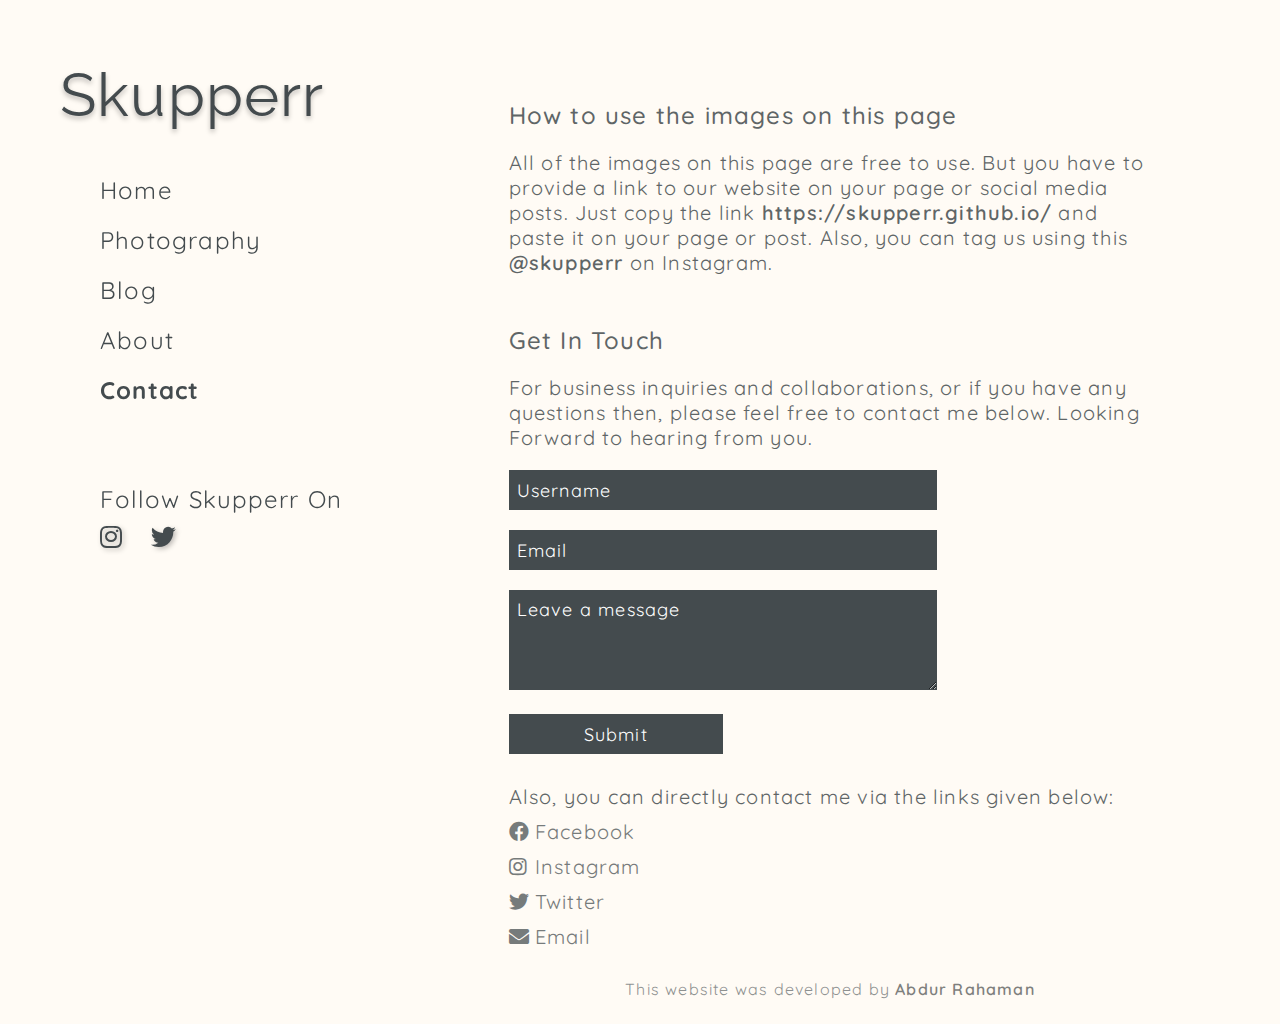
<file: contact/contact.html>
<!DOCTYPE html>
<html lang="en">
    <head>
        <!-- Global site tag (gtag.js) - Google Analytics -->

        <script async src="https://www.googletagmanager.com/gtag/js?id=G-DB4TRLLLY3"></script>
        <script>
         window.dataLayer = window.dataLayer || [];
         function gtag(){dataLayer.push(arguments);}
         gtag('js', new Date());

         gtag('config', 'G-DB4TRLLLY3');
        </script>
        
        <title>Skupperr Contact</title>
        <meta charset="UTF-8">
        <link rel="icon" href="../images/icons/logo-one-transparent.ico" type="image/icon">
        <meta name="description" content="This is the contact section of the official website of Skupperr">
        <meta name="author" content="Asif Uddin Ahmed">
        
        <meta name="viewport" content="width=device-width, initial-scale=1.0">
        <link href="../style/main.css" type="text/css" rel="stylesheet">
        <link href="../style/contact.css" type="text/css" rel="stylesheet">
        <link  href="https://cdnjs.cloudflare.com/ajax/libs/font-awesome/5.14.0/css/all.min.css" type="text/css" rel="stylesheet" />
        <link rel="preconnect" href="https://fonts.gstatic.com">
        <link href="https://fonts.googleapis.com/css2?family=Raleway:wght@300;400;500;700&display=swap" rel="stylesheet">
        <link rel="preconnect" href="https://fonts.gstatic.com">
        <link href="https://fonts.googleapis.com/css2?family=Quicksand:wght@300;400;500;600;700&display=swap" rel="stylesheet">
    </head>
    <body>
        <div id="container">
            <!-- Start of main section  -->
            <div id="main-section">
            <!-- start of Main navigation for every other pages-->
            <div id="main-section-content">
            <div id="navigation">
                <div id="logo">
                    <div class="mobile-button" id="response-button">
                        <i>
                            <span class="hamburger"></span>
                            <span class="hamburger"></span>
                            <span class="hamburger"></span>
                        </i>
                    </div>
                    <h1><a href="../index.html">Skupperr</a></h1>
                </div>
                <div id="navbar" class="beforeClick">
                    <ul id="main-lists">
                        <li id="home"><a href="../index.html">Home</a></li>
                        <li id="photography"><a>Photography</a>
                            <i id="close-button" class="fas fa-times close-button-off"></i>
                        <ul id="sub-lists" class="inactive">
                            <li><a href="../photography/nature.html">Nature</a></li>
                            <li><a href="../photography/architecture.html">Architecture</a></li>
                        </ul>
                        </li>
                        <li id="blog"><a href="../blog/blog.html">Blog</a></li>
                        <li id="about"><a href="../about/about.html">About</a></li>
                        <li id="contact"><a href="contact.html" class="active">Contact</a></li>
                    </ul>
                    <div id="follow-link-for-mobile">
                        <h3>Follow Skupperr On</h3>
                        <a href="https://www.instagram.com/skupperr/" target="_blank"><i class="fab fa-instagram"></i></a>
                        <a href="https://twitter.com/skupperrr" target="_blank"><i class="fab fa-twitter"></i></a>
                    </div>
                </div>
                <div id="follow-link">
                    <h3>Follow Skupperr On</h3>
                    <a href="https://www.instagram.com/skupperr/" target="_blank"><i class="fab fa-instagram"></i></a>
                    <a href="https://twitter.com/skupperrr" target="_blank"><i class="fab fa-twitter"></i></a>
                </div>
            </div>
            <!-- end navigation for every other pages-->
            
            <!-- start of Main content box for every other pages-->
            <div id="content">
                <div id="notice">
                    <h3 id="notice-header">How to use the images on this page</h3>
                    <p id="notice-message">
                     All of the images on this page are free to use. But you have to provide a link to our website on your page or social media posts. Just copy the link <span class="notice-link">https://skupperr.github.io/</span> and paste it on your page or post. Also, you can tag us using this <span class="notice-link">@skupperr</span> on Instagram.</p>
                </div>
                <div id="contact-form">
                <h3 id="form-header">Get In Touch</h3>
                <p id="form-message">For business inquiries and collaborations, or if you have any questions then, please feel free to contact me below. Looking Forward to hearing from you.</p>
                <form action="mailto:skupperrwebsite4@gmail.com" method="GET" autocomplete="off"> 
                    <!--Email needs to be updated-->
                    <label id="username-box">
                        <input type="text" name="username" id="username" placeholder="Username" required>
                    </label>
                    <label id="email-box">
                        <input type="email" name="email" id="email" placeholder="Email" required>
                    </label>
                    <label id="message-box">
                    <textarea name="message" placeholder="Leave a message" id="message"></textarea>
                    </label>
                    <input type="submit" name="Submit" value="Submit" id="submit">
                </form>
                </div>
                <div id="extra-links">
                    <p id="extra-message">
                        Also, you can directly contact me via the links given below:<br>
                        <a href="https://www.facebook.com/skupperr" target="_blank"><i class="fab fa-facebook"></i>Facebook</a>
                        <a href="https://www.instagram.com/skupperr/" target="_blank"><i class="fab fa-instagram"></i>Instagram</a>
                        <a href="https://twitter.com/skupperrr" target="_blank"><i class="fab fa-twitter"></i>Twitter</a>
                        <a href="mailto:skupperrwebsite4@gmail.com"><i class="fas fa-envelope"></i>Email</a> <!--Email needs to be updated-->
                    </p>
                </div>
                <div id="web-creator">
                    <p>This website was developed by <a href="https://www.instagram.com/abdur_rahaman_4/" target="_blank">Abdur Rahaman</a></p>
                </div>
            </div>
            <!-- end of Main content box for every other pages-->
            </div>
            </div>
            <!-- end of main section  -->

        </div>
        <script src="https://code.jquery.com/jquery-3.5.1.min.js" integrity="sha256-9/aliU8dGd2tb6OSsuzixeV4y/faTqgFtohetphbbj0=" crossorigin="anonymous"></script>
        <script type="text/javascript">
            if (typeof jQuery == 'undefined') {
                document.write(unescape("%3Cscript src='../script/jquery/jquery-3.5.1.min.js' type='text/javascript'%3E%3C/script%3E"));
            }
        </script>
        <script src="../script/mainscript.js"></script>
    </body>
</html>
</file>
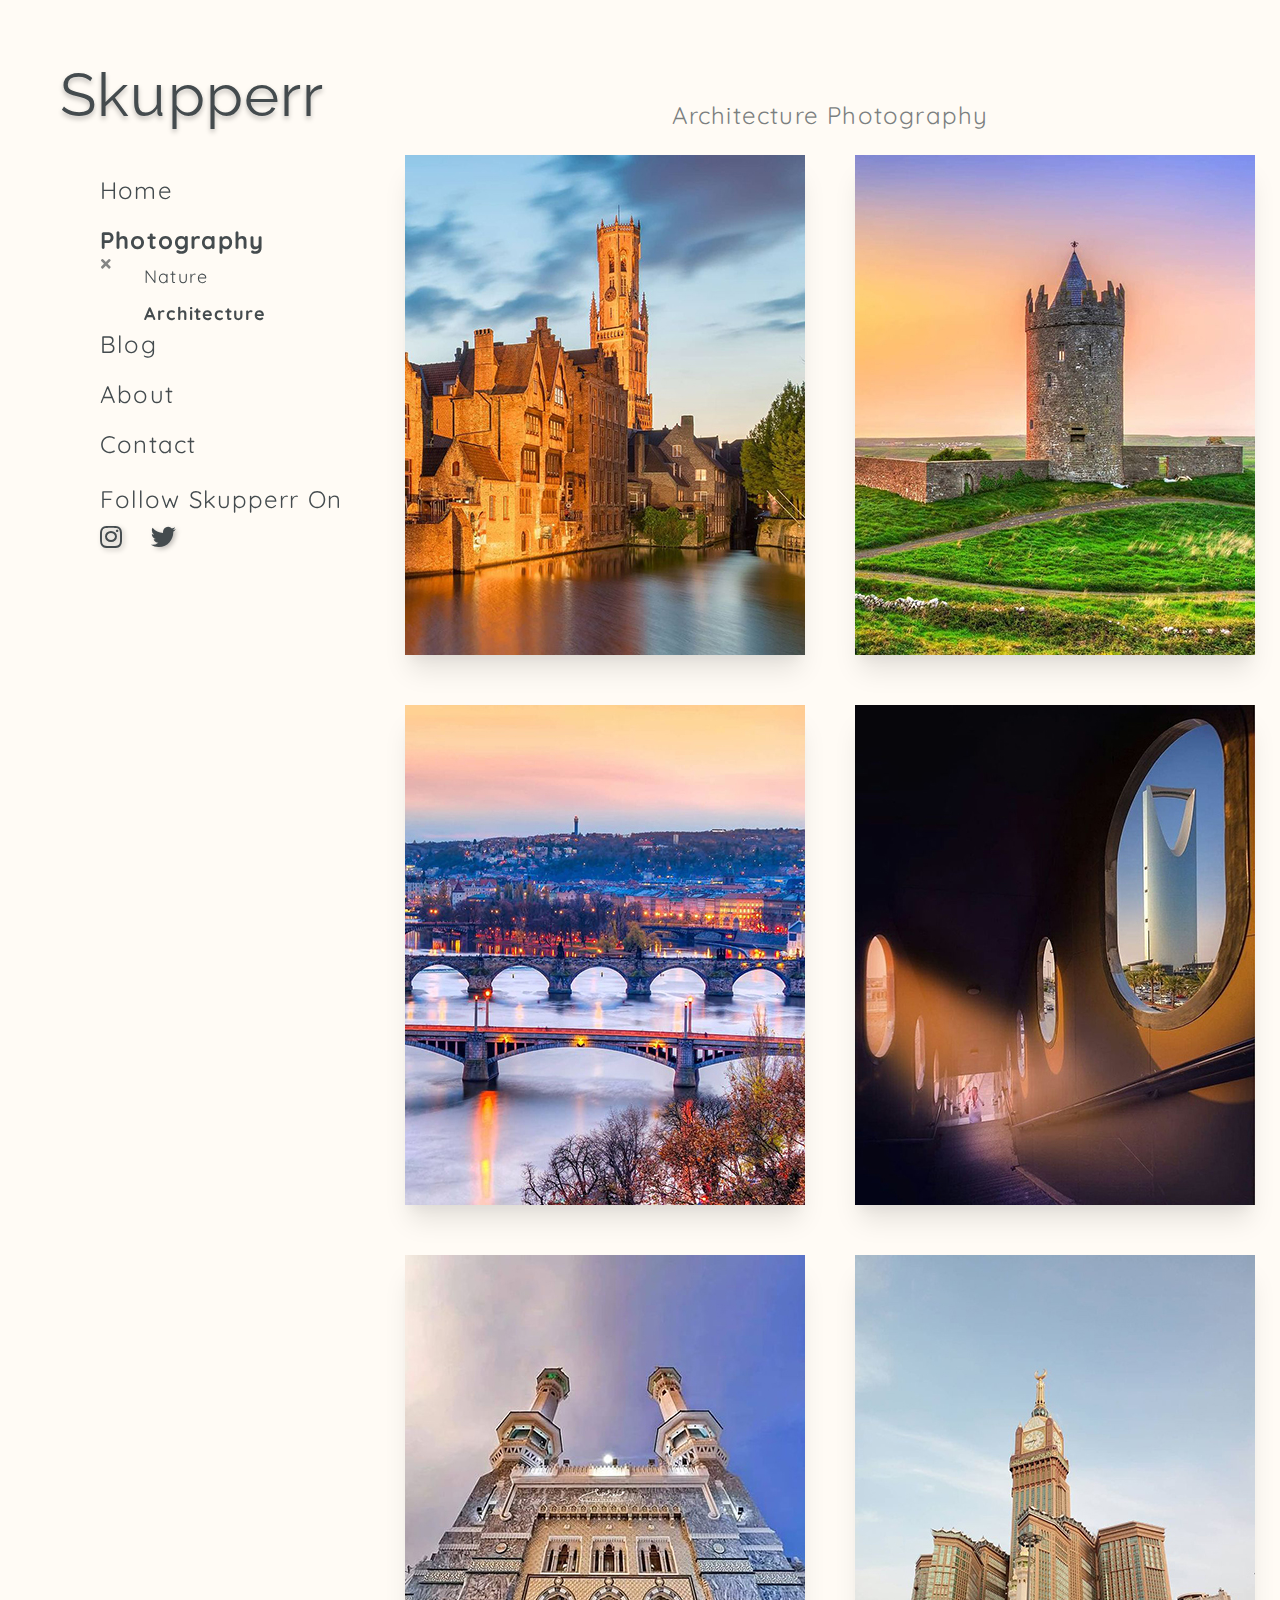
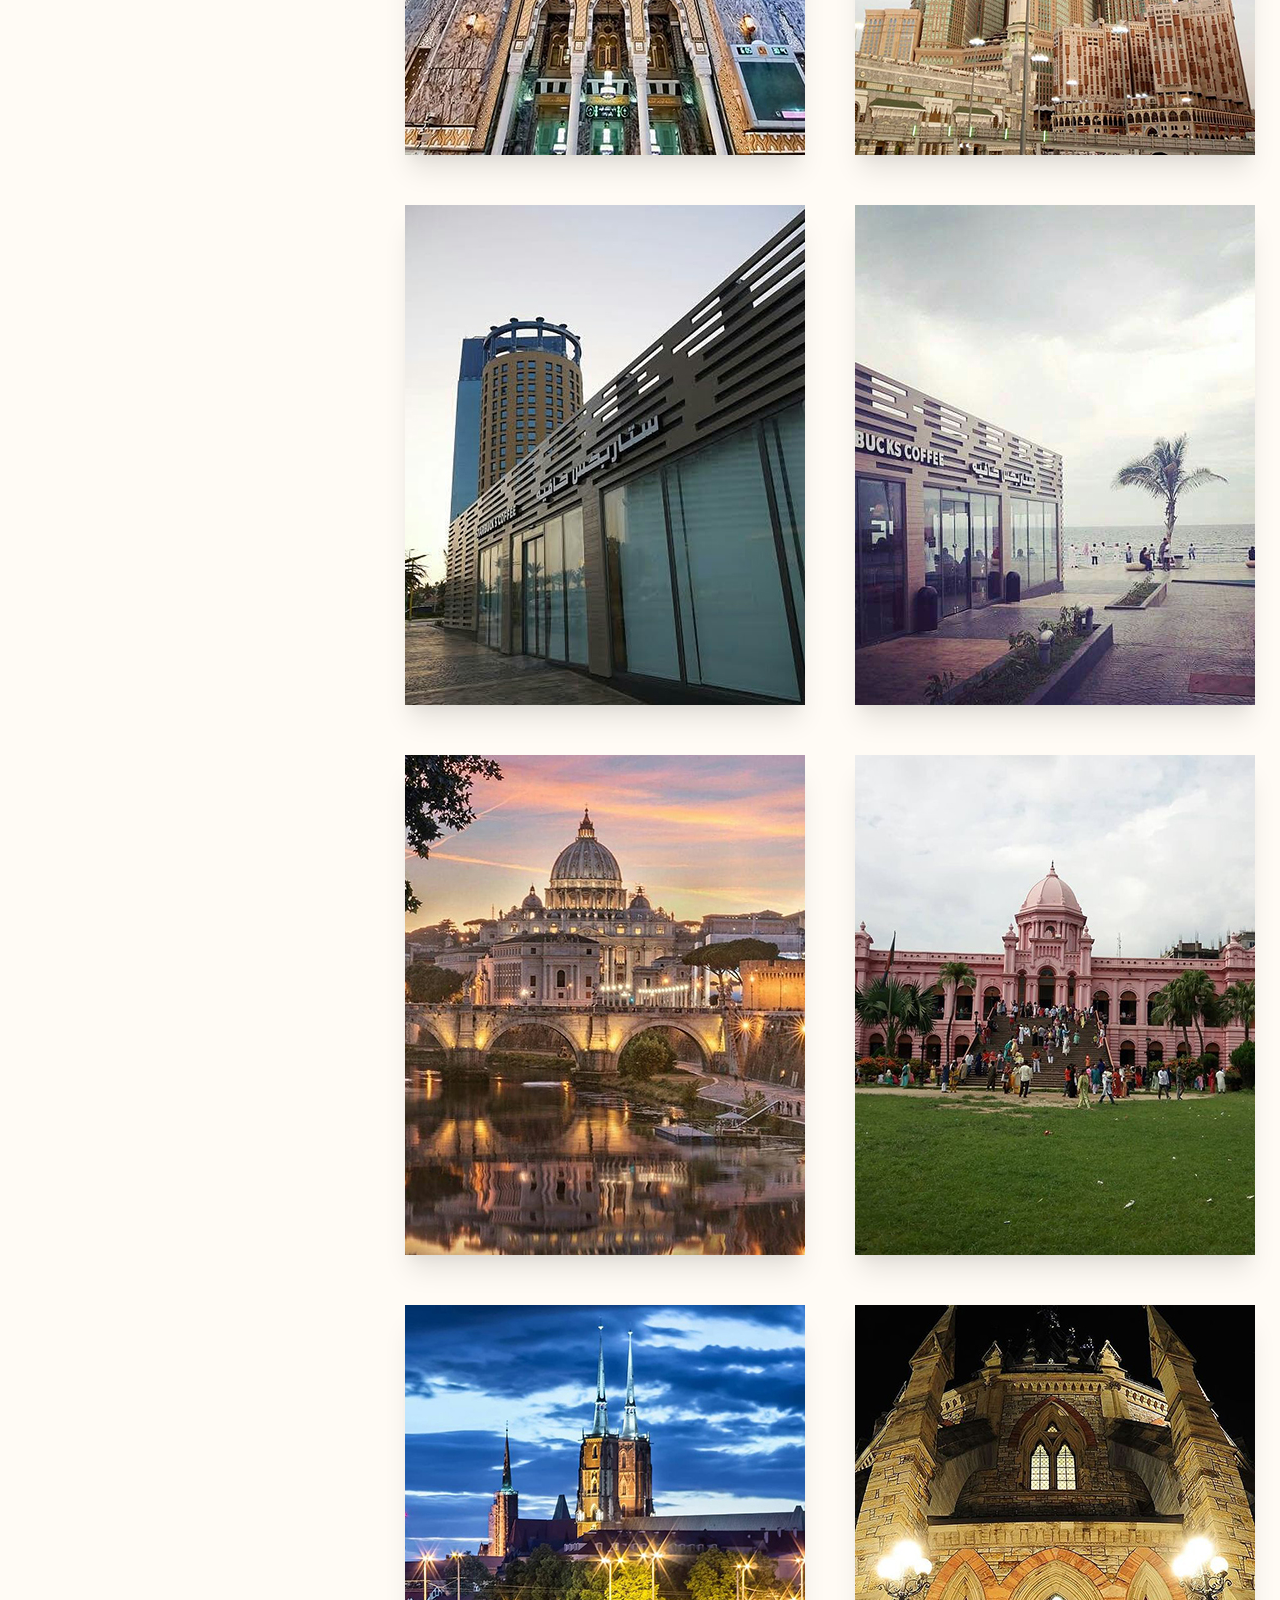
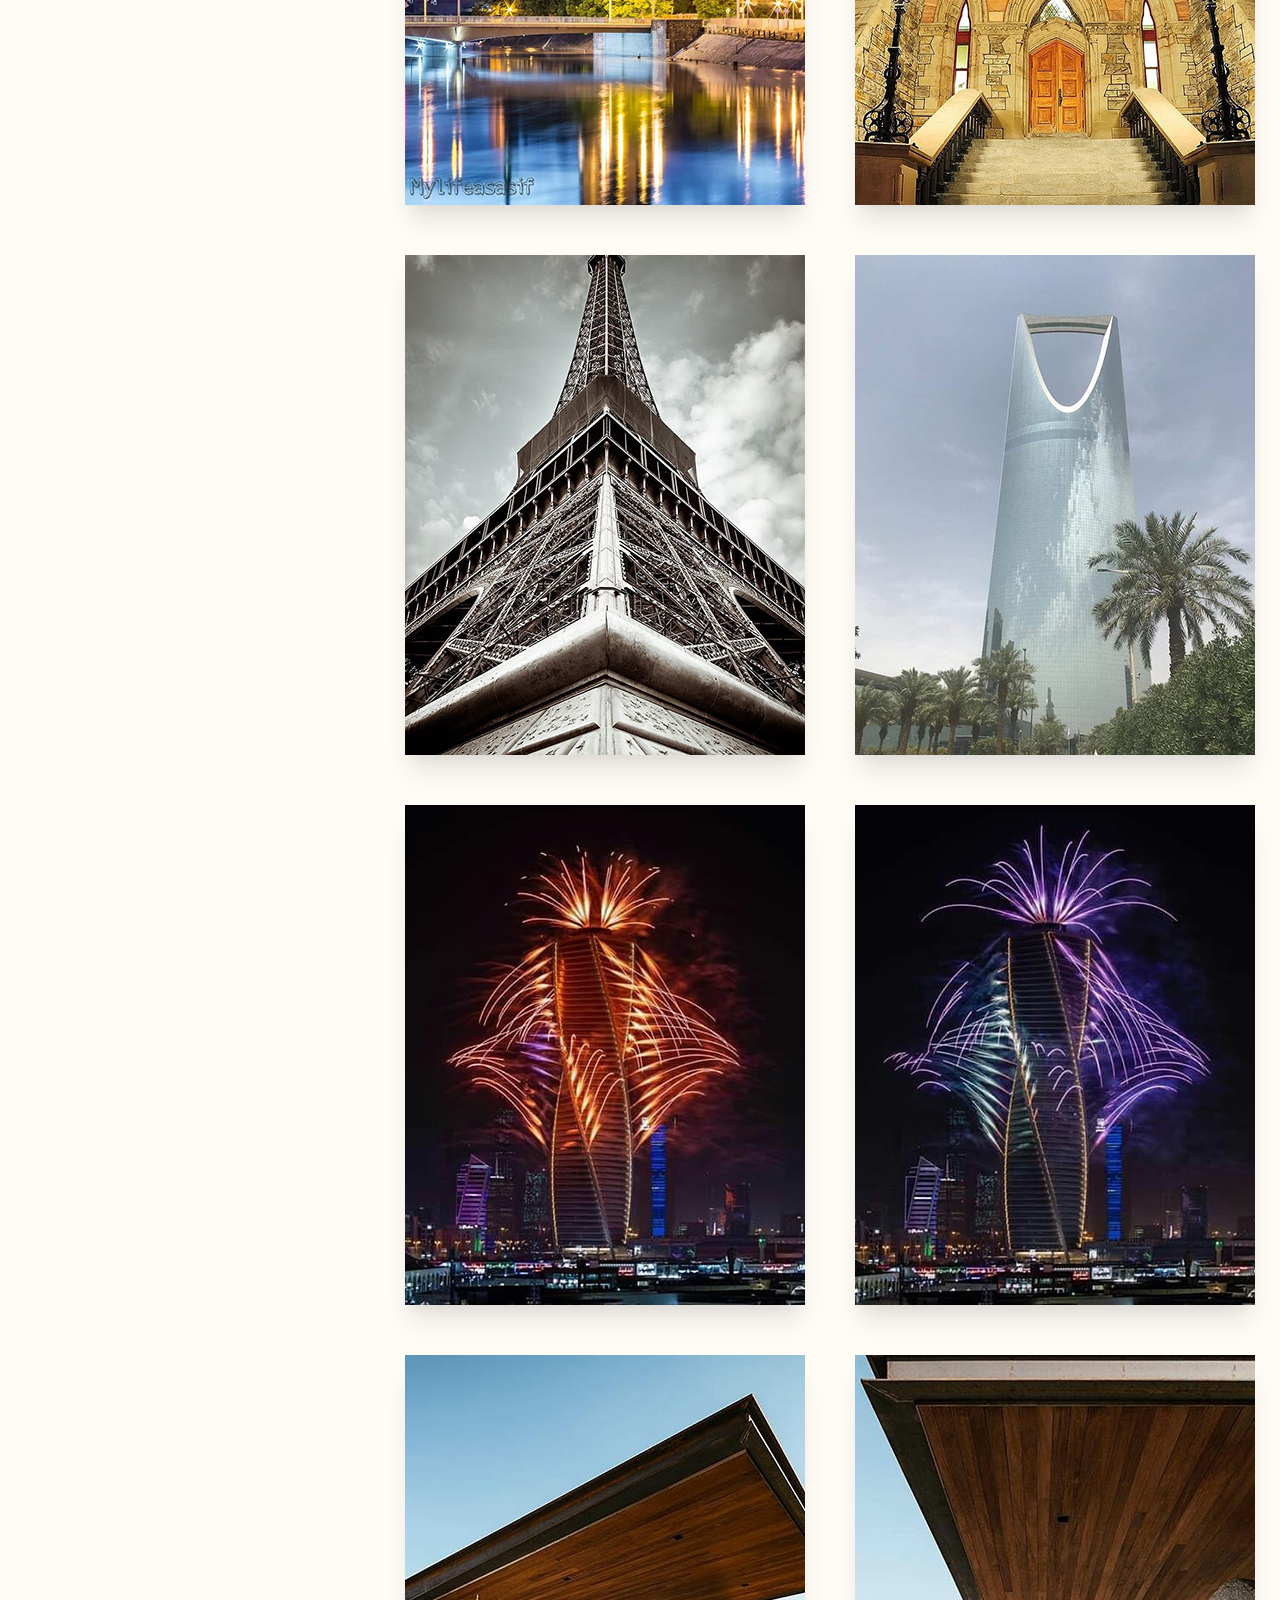
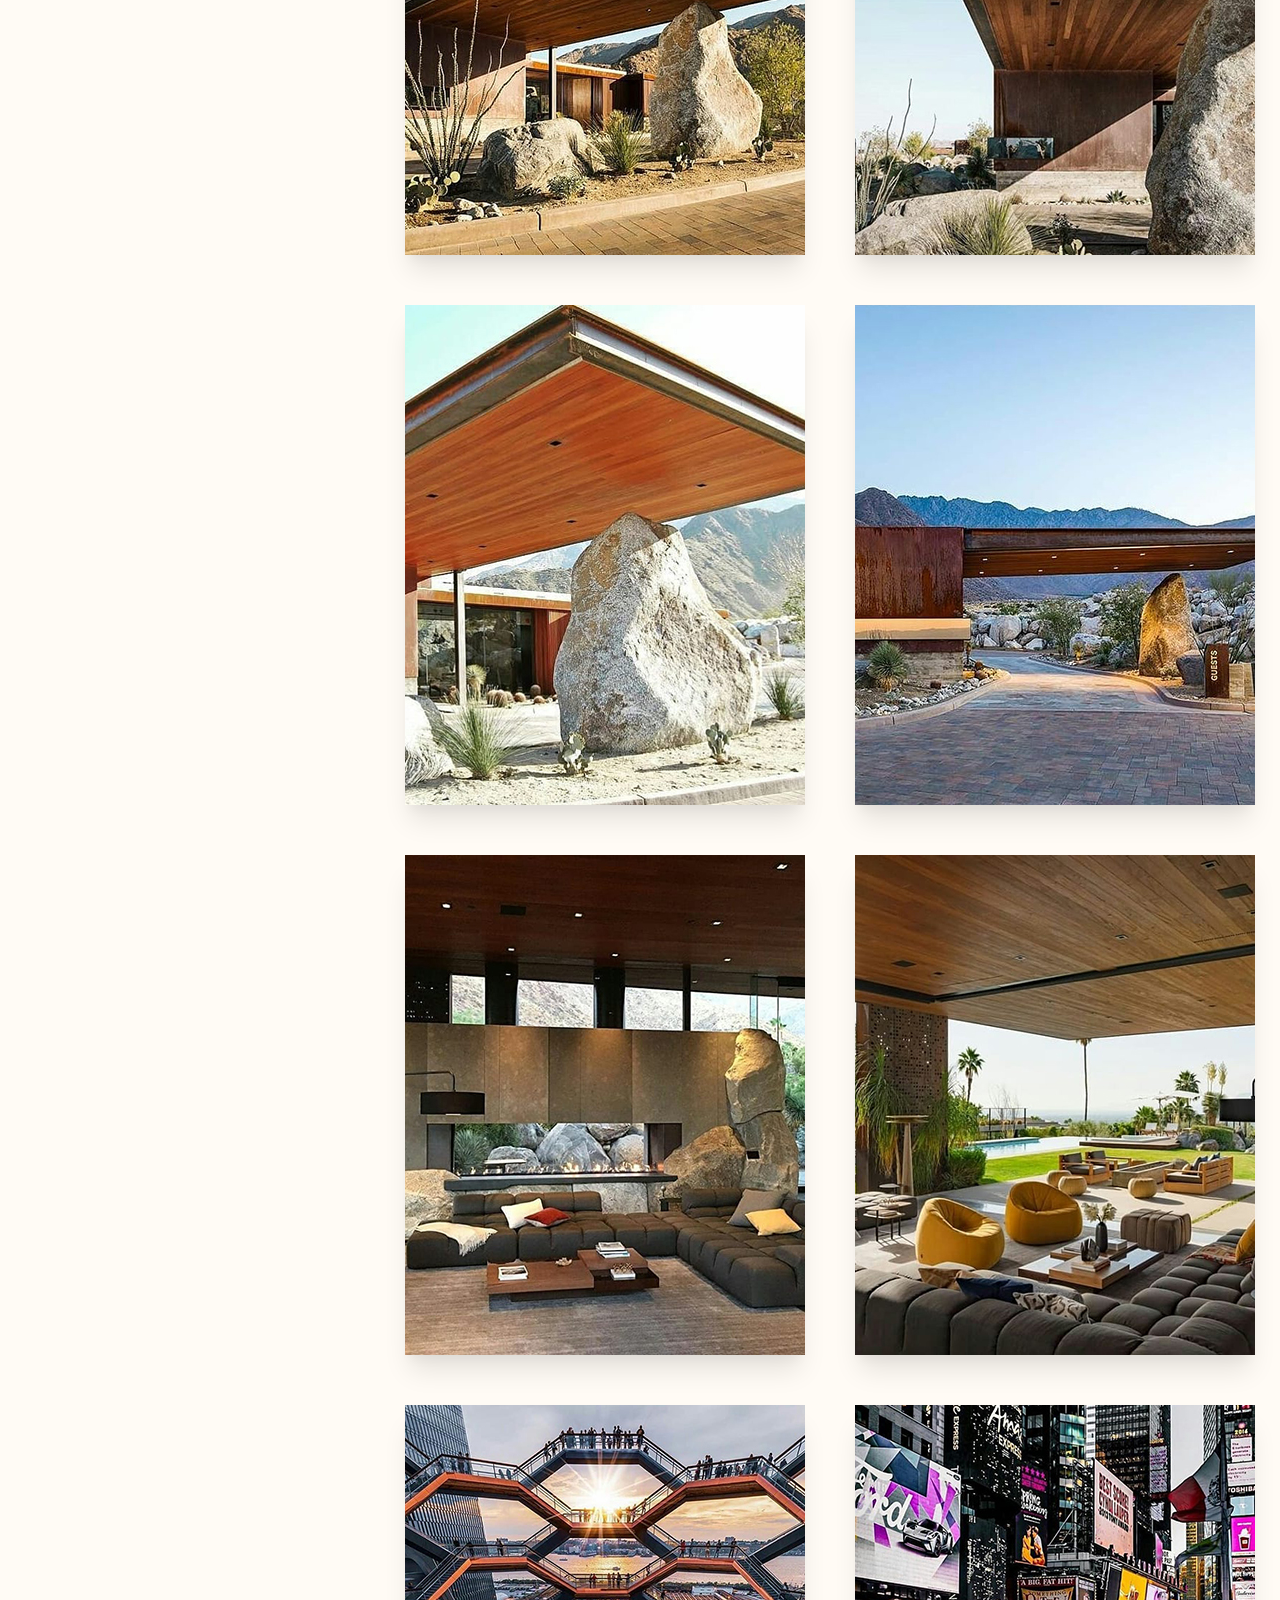
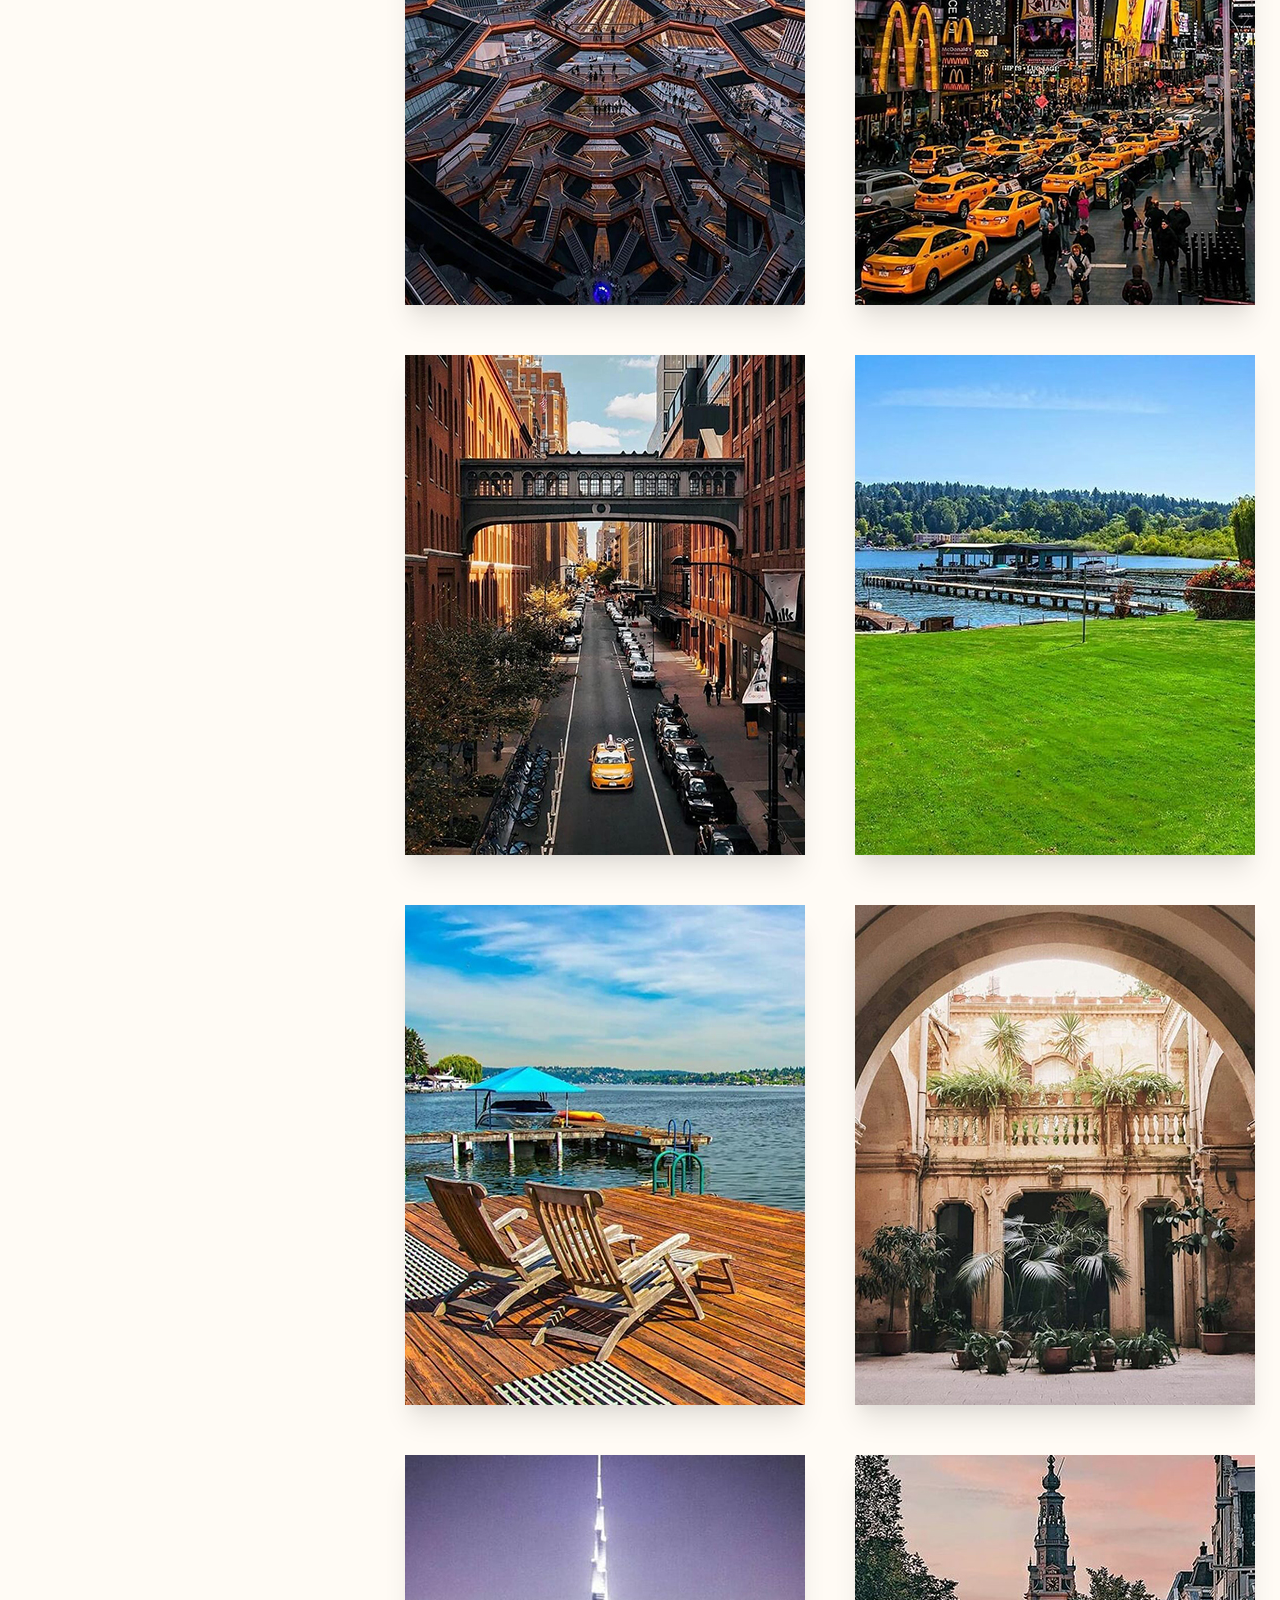
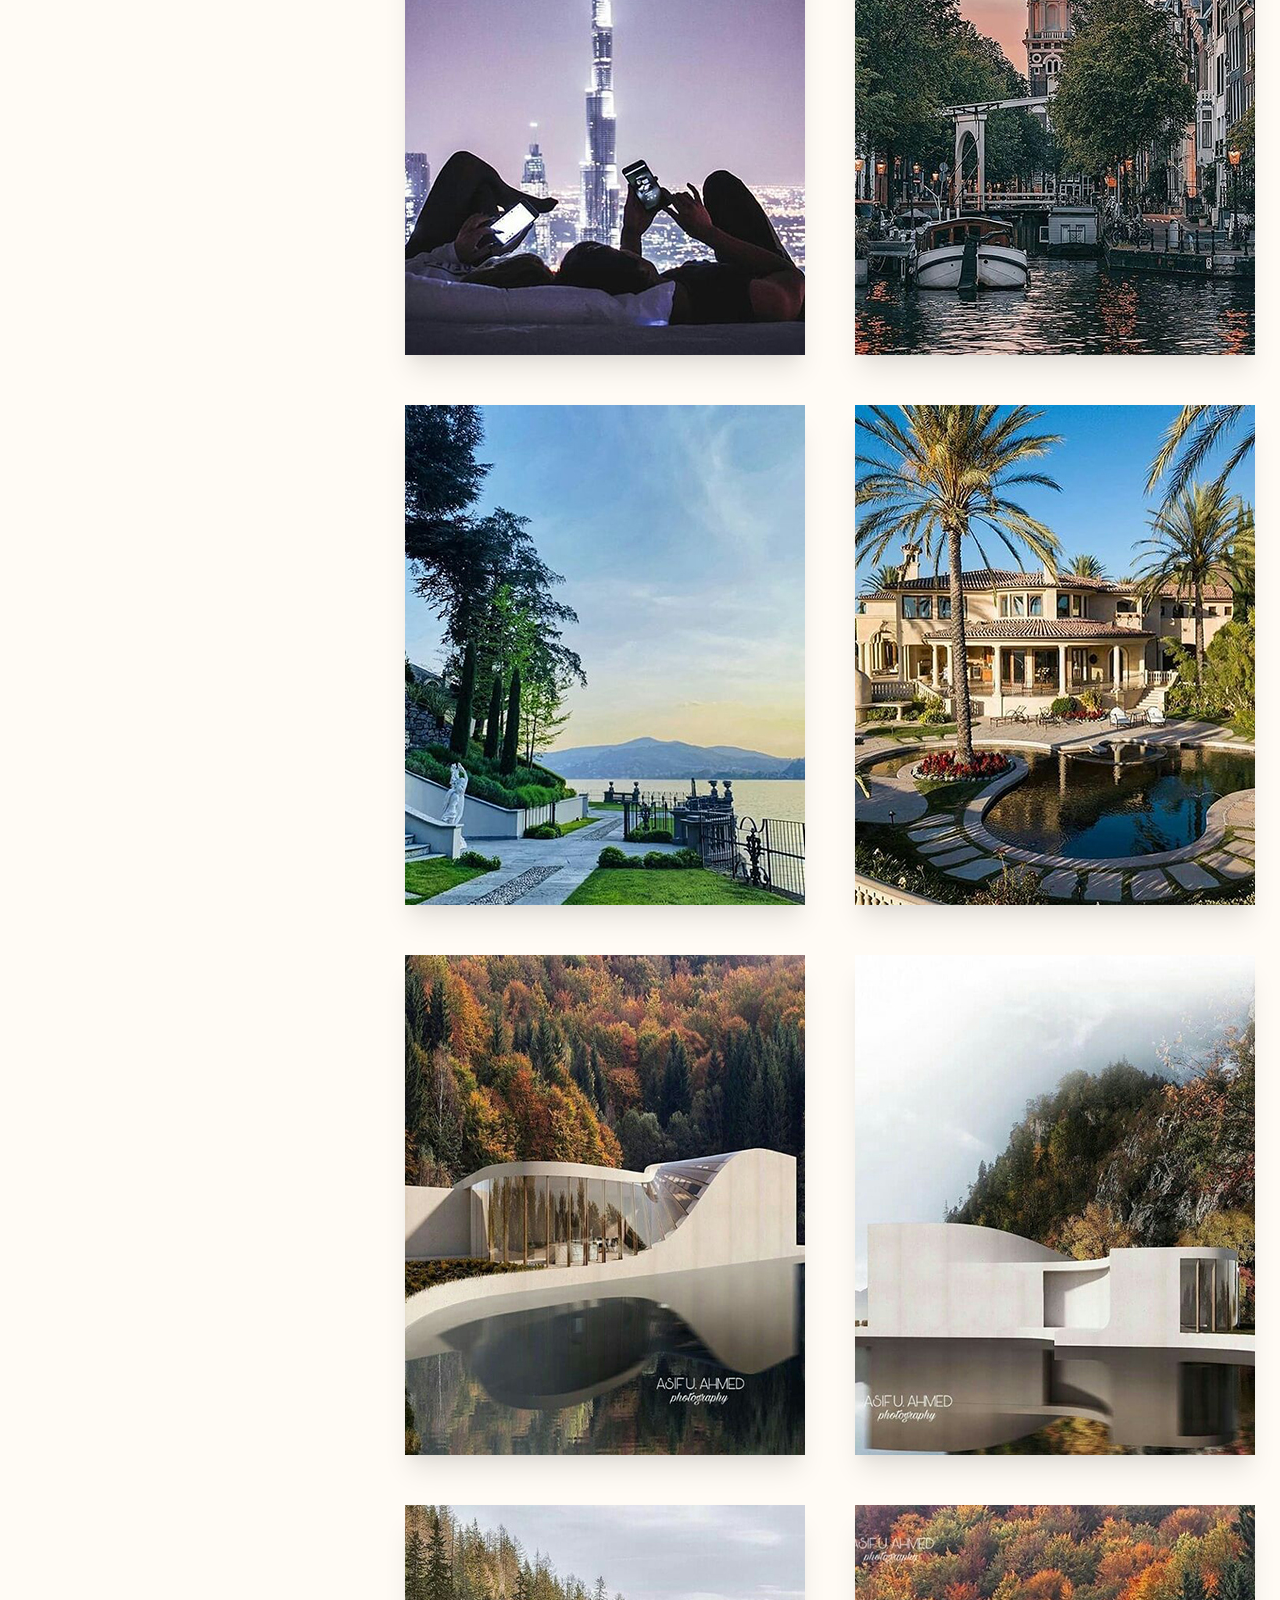
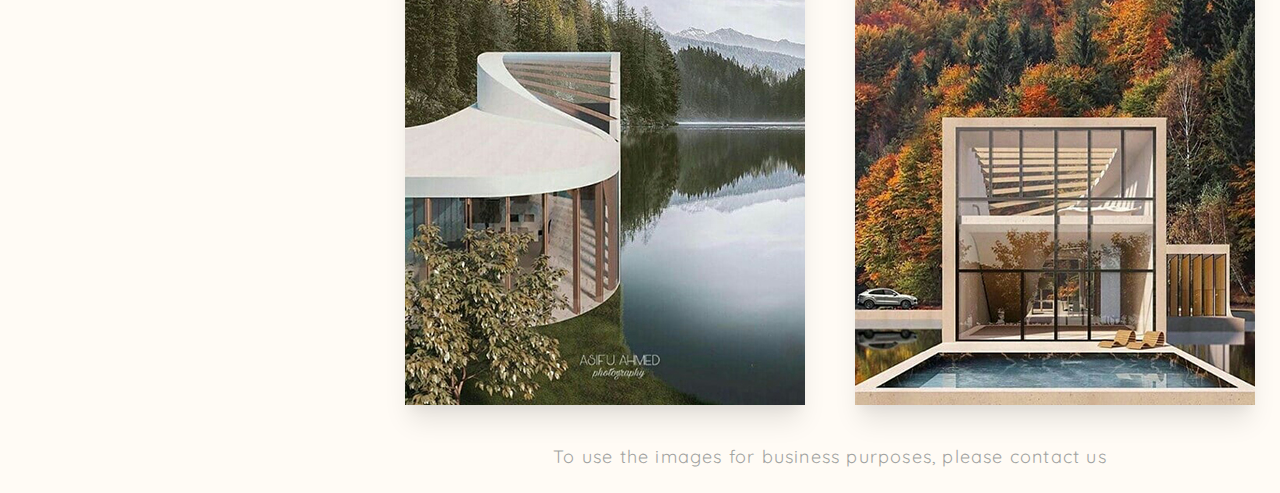
<file: photography/architecture.html>
<!DOCTYPE html>
<html lang="en">
    <head>
        <title>Skupperr Architecture Photography</title>
        <meta charset="UTF-8">
        <link rel="icon" href="../images/icons/logo-one-transparent.ico" type="image/icon">
        <meta name="viewport" content="width=device-width, initial-scale=1.0">
        <link href="../style/main.css" type="text/css" rel="stylesheet">
        <link href="../style/architecture-style.css" type="text/css" rel="stylesheet">
        <link  href="https://cdnjs.cloudflare.com/ajax/libs/font-awesome/5.14.0/css/all.min.css" type="text/css" rel="stylesheet" />
        <link rel="preconnect" href="https://fonts.gstatic.com">
        <link href="https://fonts.googleapis.com/css2?family=Raleway:wght@300;400;500;700&display=swap" rel="stylesheet">
        <link rel="preconnect" href="https://fonts.gstatic.com">
        <link href="https://fonts.googleapis.com/css2?family=Quicksand:wght@300;400;500;600;700&display=swap" rel="stylesheet">
    </head>
    <body>
        <div id="container">
            <!-- Start of main section  -->
            <div id="main-section">
            <!-- start of Main navigation for every other pages-->
            <div id="main-section-content">
            <div id="navigation">
                <div id="logo">
                    <div class="mobile-button" id="response-button">
                        <i>
                            <span class="hamburger"></span>
                            <span class="hamburger"></span>
                            <span class="hamburger"></span>
                        </i>
                    </div>
                    <h1><a href="../index.html">Skupperr</a></h1>
                </div>
                <div id="navbar" class="beforeClick">
                    <ul id="main-lists">
                        <li id="home"><a href="../index.html">Home</a></li>
                        <li id="photography"><a class="active">Photography</a>
                            <i id="close-button" class="fas fa-times close-button-on"></i>
                        <ul id="sub-lists" class="active">
                            <li><a href="nature.html">Nature</a></li>
                            <li><a href="architecture.html" class="active">Architecture</a></li>
                        </ul>
                        </li>
                        <li id="blog" class="sub-activated"><a href="../blog/blog.html">Blog</a></li>
                        <li id="about"><a href="../about/about.html">About</a></li>
                        <li id="contact"><a href="../contact/contact.html">Contact</a></li>
                    </ul>
                    <div id="follow-link-for-mobile">
                        <h3>Follow Skupperr On</h3>
                        <a href="https://www.instagram.com/skupperr/" target="_blank"><i class="fab fa-instagram"></i></a>
                        <a href="https://twitter.com/skupperrr" target="_blank"><i class="fab fa-twitter"></i></a>
                    </div>
                </div>
                <div id="follow-link" class="during-sub-activated">
                    <h3>Follow Skupperr On</h3>
                    <a href="https://www.instagram.com/skupperr/" target="_blank"><i class="fab fa-instagram"></i></a>
                    <a href="https://twitter.com/skupperrr" target="_blank"><i class="fab fa-twitter"></i></a>
                </div>
            </div>
            <!-- end navigation for every other pages-->
            
            <!-- start of Main content box for every other pages-->
            <div id="content">
                <h3 id="nature-header">Architecture Photography</h3>
                <div id="nature-images">
                <!--To upload new images just copy, paste the div.architpic then change the href and src to the new images location-->
                    <div class="architpic">
                        <a href="https://www.instagram.com/p/CDhRglCJAwI/" target="_blank"><img src="../images/architecture/image-at-edited6.jpg" alt="Image no 1"></a>
                    </div>
                    <div class="architpic">
                        <a href="https://www.instagram.com/p/CEhjWX9pF6r/" target="_blank"><img src="../images/architecture/image-at-edited5.jpg" alt="Image no 2"></a>
                    </div>
                    <div class="architpic">
                        <a href="https://www.instagram.com/p/CEuUI6xp1fK/" target="_blank"><img src="../images/architecture/image-at-edited4.jpg" alt="Image no 3"></a>
                    </div>
                    <div class="architpic">
                        <a href="https://www.instagram.com/p/B1dlAM8nujT/" target="_blank"><img src="../images/architecture/image-at-edited15.jpg" alt="Image no 4"></a>
                    </div>
                    <div class="architpic">
                        <a href="https://www.instagram.com/p/B4mG6qUnn5i/" target="_blank"><img src="../images/architecture/image-at-edited9.jpg" alt="Image no 5"></a>
                    </div>
                    <div class="architpic">
                        <a href="https://www.instagram.com/p/B4dDk2vHnjE/" target="_blank"><img src="../images/architecture/image-at-edited10.jpg" alt="Image no 6"></a>
                    </div>
                    <div class="architpic">
                        <a href="https://www.instagram.com/p/B3zx_xNH-lx/" target="_blank"><img src="../images/architecture/image-at-edited13.jpg" alt="Image no 7"></a>
                    </div>
                    <div class="architpic">
                        <a href="https://www.instagram.com/p/B3zx_xNH-lx/" target="_blank"><img src="../images/architecture/image-at-edited14.jpg" alt="Image no 8"></a>
                    </div>
                    <div class="architpic">
                        <a href="https://www.instagram.com/p/B0MQvAAHhJW/" target="_blank"><img src="../images/architecture/image-at-edited18.jpg" alt="Image no 9"></a>
                    </div>
                    <div class="architpic">
                        <a href="https://www.instagram.com/p/B06lJhNnpZR/" target="_blank"><img src="../images/architecture/image-at-edited17.jpg" alt="Image no 10"></a>
                    </div>
                    <div class="architpic">
                        <a href="https://www.instagram.com/p/CHyOFAGpJ83/" target="_blank"><img src="../images/architecture/image-at-edited1.jpg" alt="Image no 11"></a>
                    </div>
                    <div class="architpic">
                        <a href="https://www.instagram.com/p/CFsGTSlpuc6/" target="_blank"><img src="../images/architecture/image-at-edited2.jpg" alt="Image no 12"></a>
                    </div>
                    <div class="architpic">
                        <a href="https://www.instagram.com/p/CFAVPVVJ9ET/" target="_blank"><img src="../images/architecture/image-at-edited3.jpg" alt="Image no 13"></a>
                    </div>
                    <div class="architpic">
                        <a href="https://www.instagram.com/p/B1a0kF8nhzS/" target="_blank"><img src="../images/architecture/image-at-edited16.jpg" alt="Image no 14"></a>
                    </div>
                    <div class="architpic">
                        <a href="https://www.instagram.com/p/B4v8qHynylC/" target="_blank"><img src="../images/architecture/image-at-edited7.jpg" alt="Image no 15"></a>
                    </div>
                    <div class="architpic">
                        <a href="https://www.instagram.com/p/B4v8qHynylC/" target="_blank"><img src="../images/architecture/image-at-edited8.jpg" alt="Image no 16"></a>
                    </div>
                    <div class="architpic">
                        <a href="https://www.instagram.com/p/B0ggcRnHllJ/" target="_blank"><img src="../images/architecture/image-at-edited19.jpg" alt="Image no 17"></a>
                    </div>
                    <div class="architpic">
                        <a href="https://www.instagram.com/p/B0ggcRnHllJ/" target="_blank"><img src="../images/architecture/image-at-edited20.jpg" alt="Image no 18"></a>
                    </div>
                    <div class="architpic">
                        <a href="https://www.instagram.com/p/B0ggcRnHllJ/" target="_blank"><img src="../images/architecture/image-at-edited21.jpg" alt="Image no 19"></a>
                    </div>
                    <div class="architpic">
                        <a href="https://www.instagram.com/p/B0ggcRnHllJ/" target="_blank"><img src="../images/architecture/image-at-edited22.jpg" alt="Image no 20"></a>
                    </div>
                    <div class="architpic">
                        <a href="https://www.instagram.com/p/B0ggcRnHllJ/" target="_blank"><img src="../images/architecture/image-at-edited23.jpg" alt="Image no 21"></a>
                    </div>
                    <div class="architpic">
                        <a href="https://www.instagram.com/p/B0ggcRnHllJ/" target="_blank"><img src="../images/architecture/image-at-edited24.jpg" alt="Image no 22"></a>
                    </div>
                    <div class="architpic">
                        <a href="https://www.instagram.com/p/BzvfLI2FIl-/" target="_blank"><img src="../images/architecture/image-at-edited25.jpg" alt="Image no 23"></a>
                    </div>
                    <div class="architpic">
                        <a href="https://www.instagram.com/p/BzvfLI2FIl-/" target="_blank"><img src="../images/architecture/image-at-edited26.jpg" alt="Image no 24"></a>
                    </div>
                    <div class="architpic">
                        <a href="https://www.instagram.com/p/BzvfLI2FIl-/" target="_blank"><img src="../images/architecture/image-at-edited27.jpg" alt="Image no 25"></a>
                    </div>
                    <div class="architpic">
                        <a href="https://www.instagram.com/p/BzqVlXwFSSK/" target="_blank"><img src="../images/architecture/image-at-edited28.jpg" alt="Image no 26"></a>
                    </div>
                    <div class="architpic">
                        <a href="https://www.instagram.com/p/BzqVlXwFSSK/" target="_blank"><img src="../images/architecture/image-at-edited29.jpg" alt="Image no 27"></a>
                    </div>
                    <div class="architpic">
                        <a href="https://www.instagram.com/p/B1GoG2YnexB/" target="_blank"><img src="../images/architecture/image-at-edited31.jpg" alt="Image no 28"></a>
                    </div>
                    <div class="architpic">
                        <a href="https://www.instagram.com/p/BzFTIqNlbQa/" target="_blank"><img src="../images/architecture/image-at-edited32.jpg" alt="Image no 29"></a>
                    </div>
                    <div class="architpic">
                        <a href="https://www.instagram.com/p/By_-J2LFBPl/" target="_blank"><img src="../images/architecture/image-at-edited33.jpg" alt="Image no 30"></a>
                    </div>
                    <div class="architpic">
                        <a href="https://www.instagram.com/p/By943Ykl_Fu/" target="_blank"><img src="../images/architecture/image-at-edited34.jpg" alt="Image no 31"></a>
                    </div>
                    <div class="architpic">
                        <a href="https://www.instagram.com/p/By7FAYRFNQY/" target="_blank"><img src="../images/architecture/image-at-edited35.jpg" alt="Image no 32"></a>
                    </div>
                    <div class="architpic">
                        <a href="https://www.instagram.com/p/By65xbgFkWT/" target="_blank"><img src="../images/architecture/image-at-edited36.jpg" alt="Image no 33"></a>
                    </div>
                    <div class="architpic">
                        <a href="https://www.instagram.com/p/By65xbgFkWT/" target="_blank"><img src="../images/architecture/image-at-edited37.jpg" alt="Image no 34"></a>
                    </div>
                    <div class="architpic">
                        <a href="https://www.instagram.com/p/By65xbgFkWT/" target="_blank"><img src="../images/architecture/image-at-edited38.jpg" alt="Image no 35"></a>
                    </div>
                    <div class="architpic">
                        <a href="https://www.instagram.com/p/By65xbgFkWT/" target="_blank"><img src="../images/architecture/image-at-edited39.jpg" alt="Image no 36"></a>
                    </div>
                </div>
                <h4 id="nature-footer"><a href="../contact/contact.html">To use the images for business purposes, please contact us</a></h4>
            </div>
            <!-- end of Main content box for every other pages-->
            </div>
            </div>
            <!-- end of main section  -->

        </div>
        <script src="https://code.jquery.com/jquery-3.5.1.min.js" integrity="sha256-9/aliU8dGd2tb6OSsuzixeV4y/faTqgFtohetphbbj0=" crossorigin="anonymous"></script>
        <script type="text/javascript">
            if (typeof jQuery == 'undefined') {
                document.write(unescape("%3Cscript src='../script/jquery/jquery-3.5.1.min.js' type='text/javascript'%3E%3C/script%3E"));
            }
        </script>
        <script src="../script/mainscript.js"></script>
    </body>
</html>
</file>
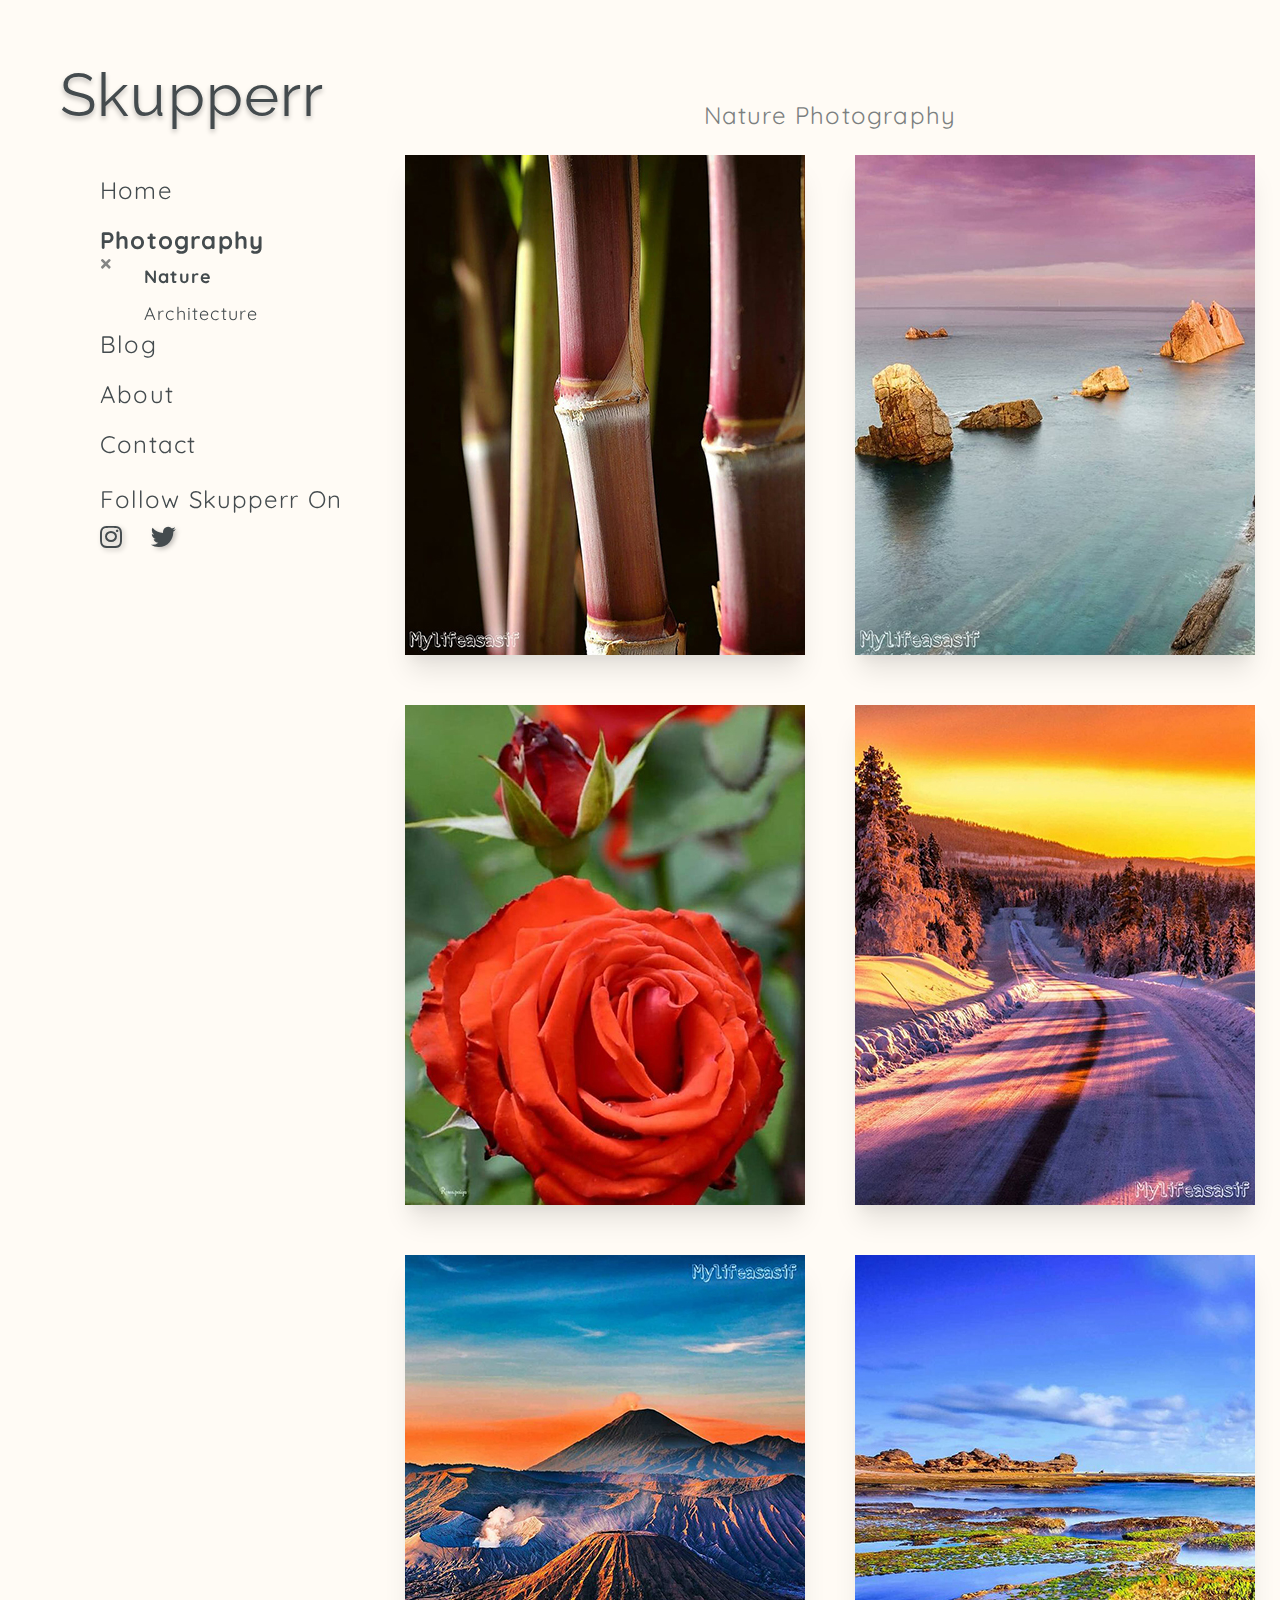
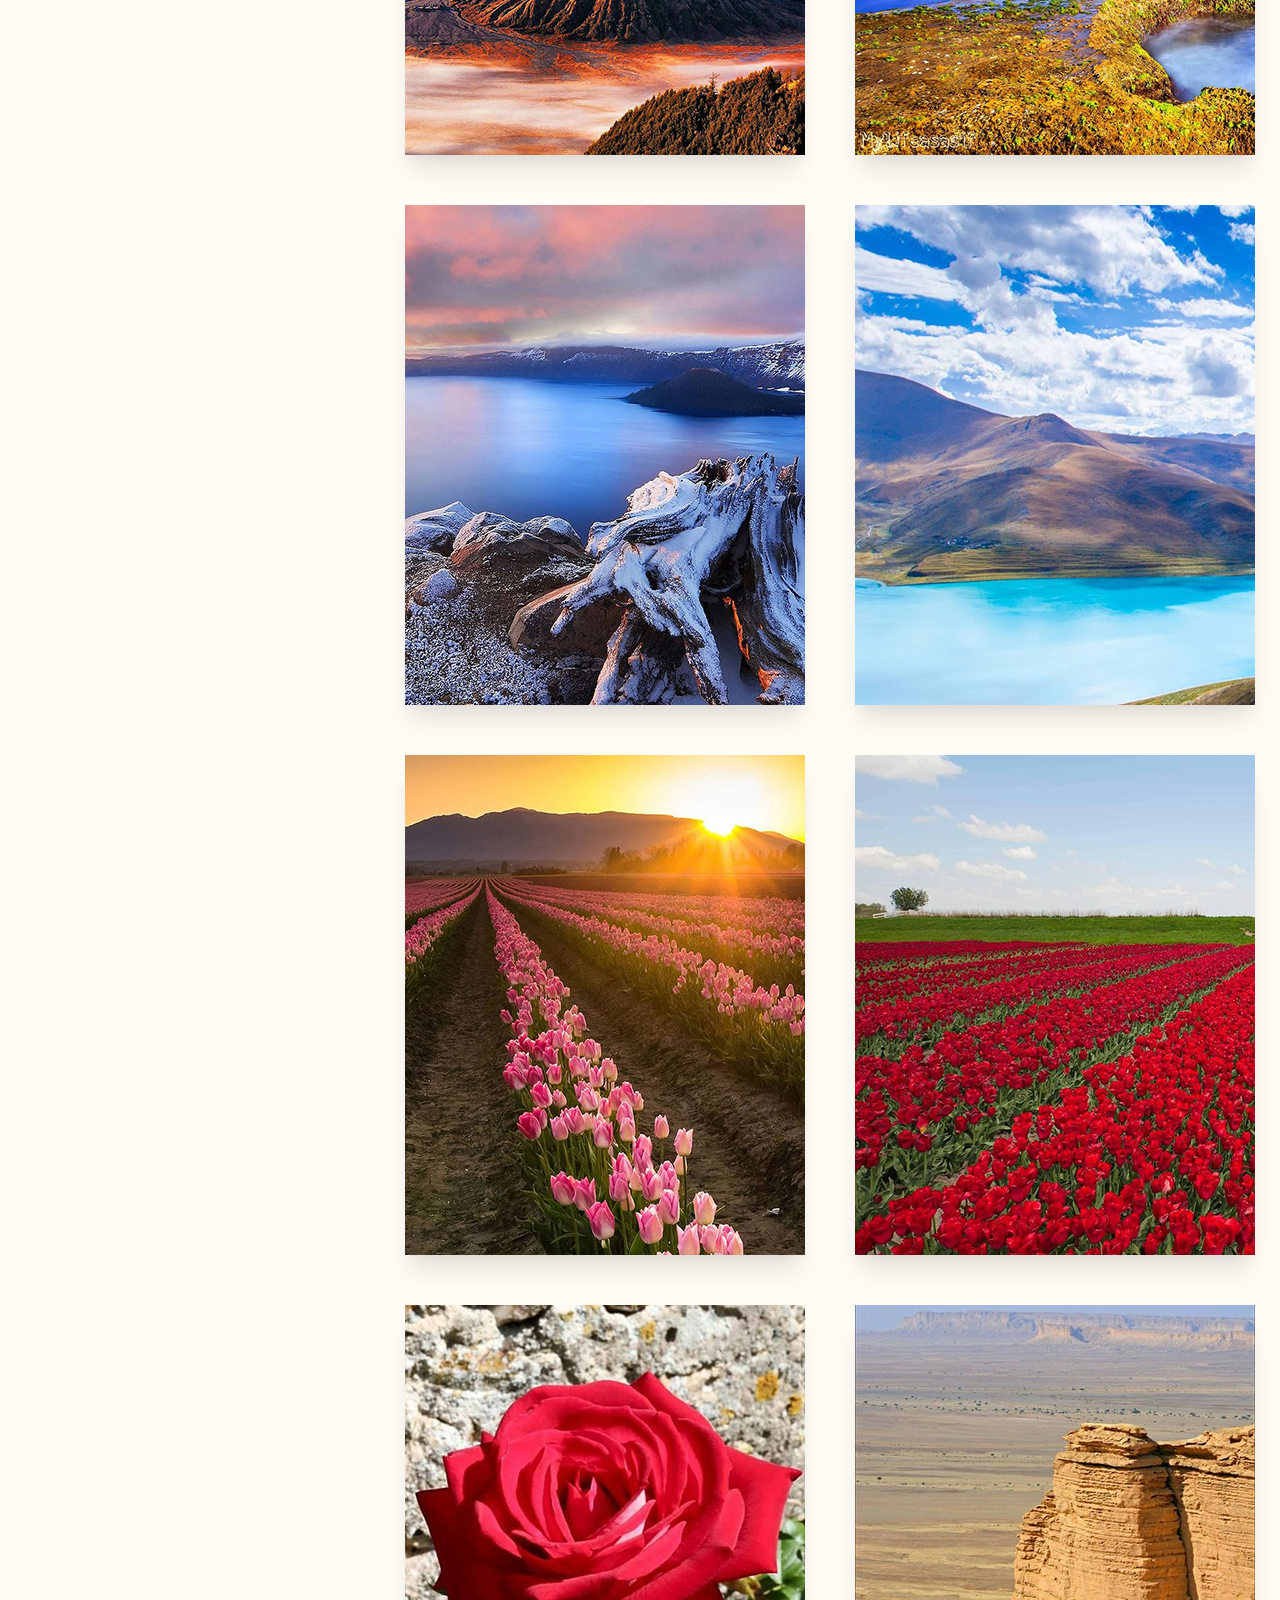
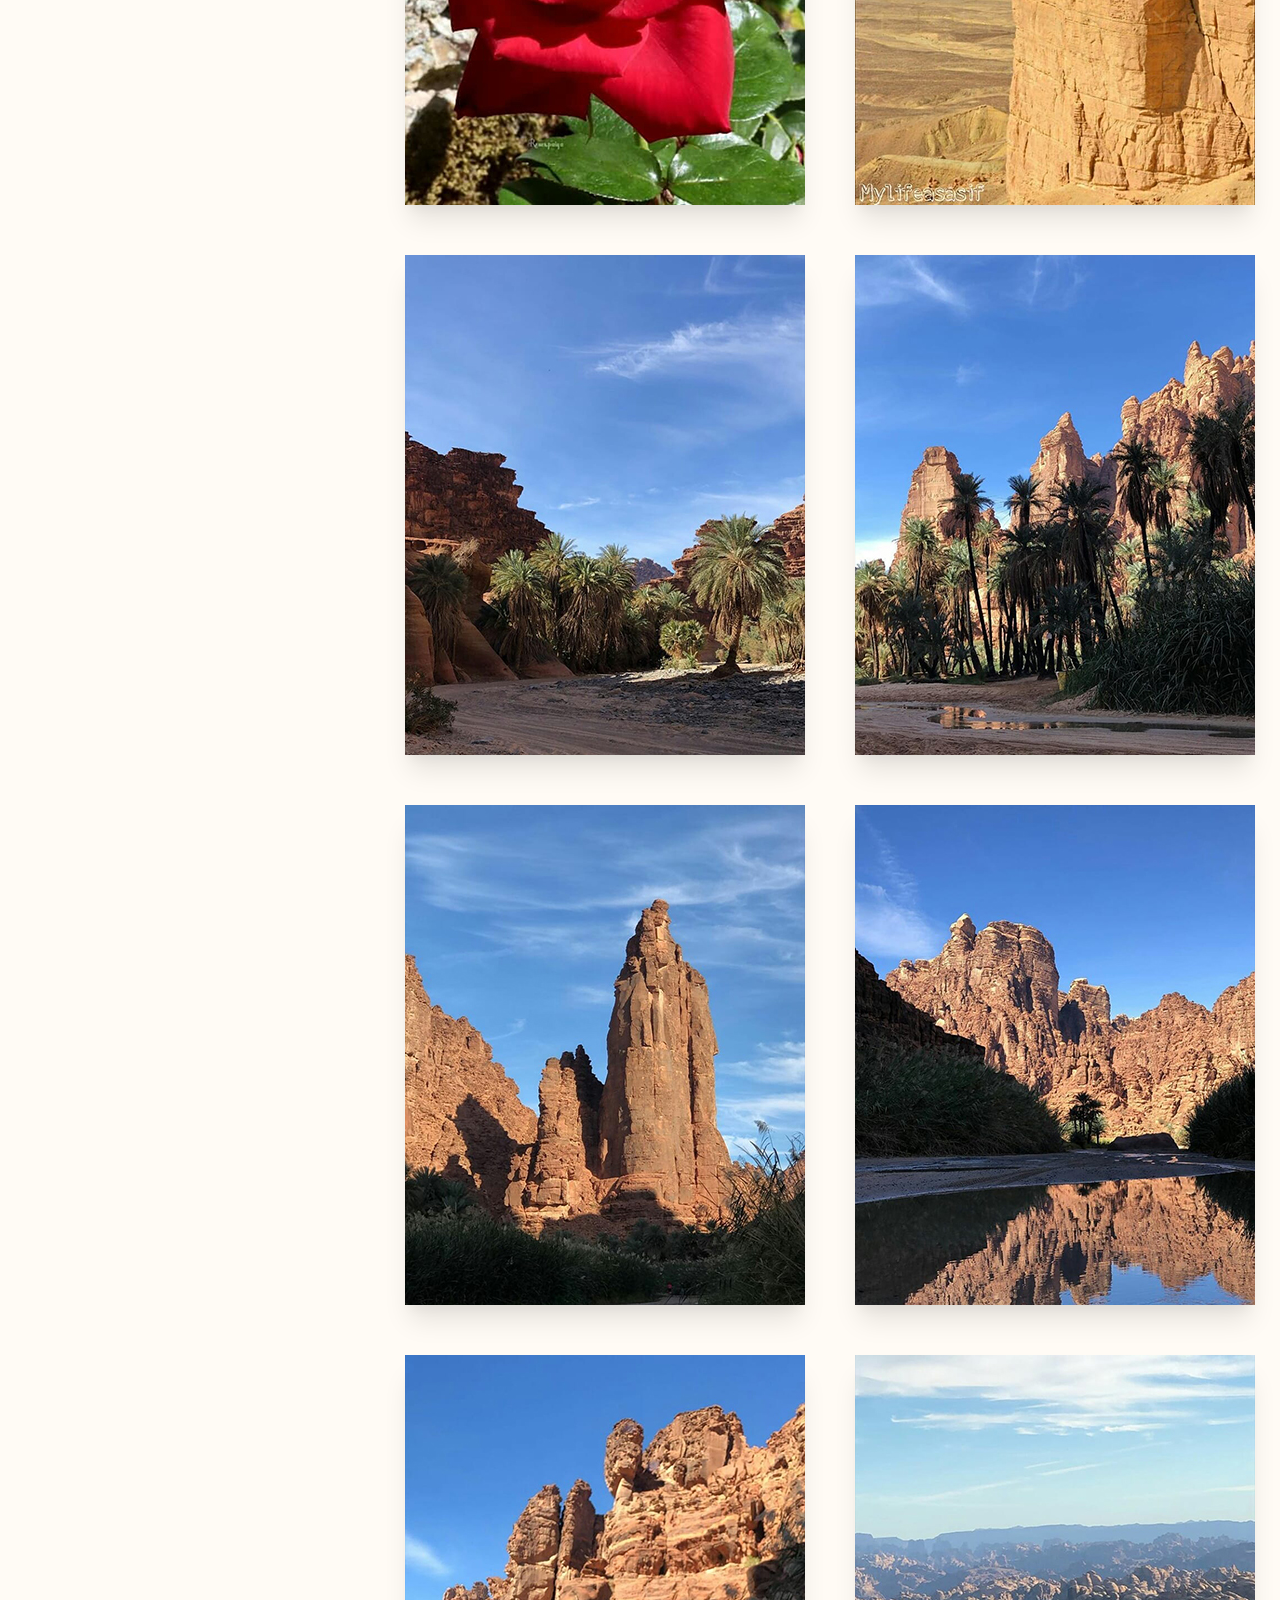
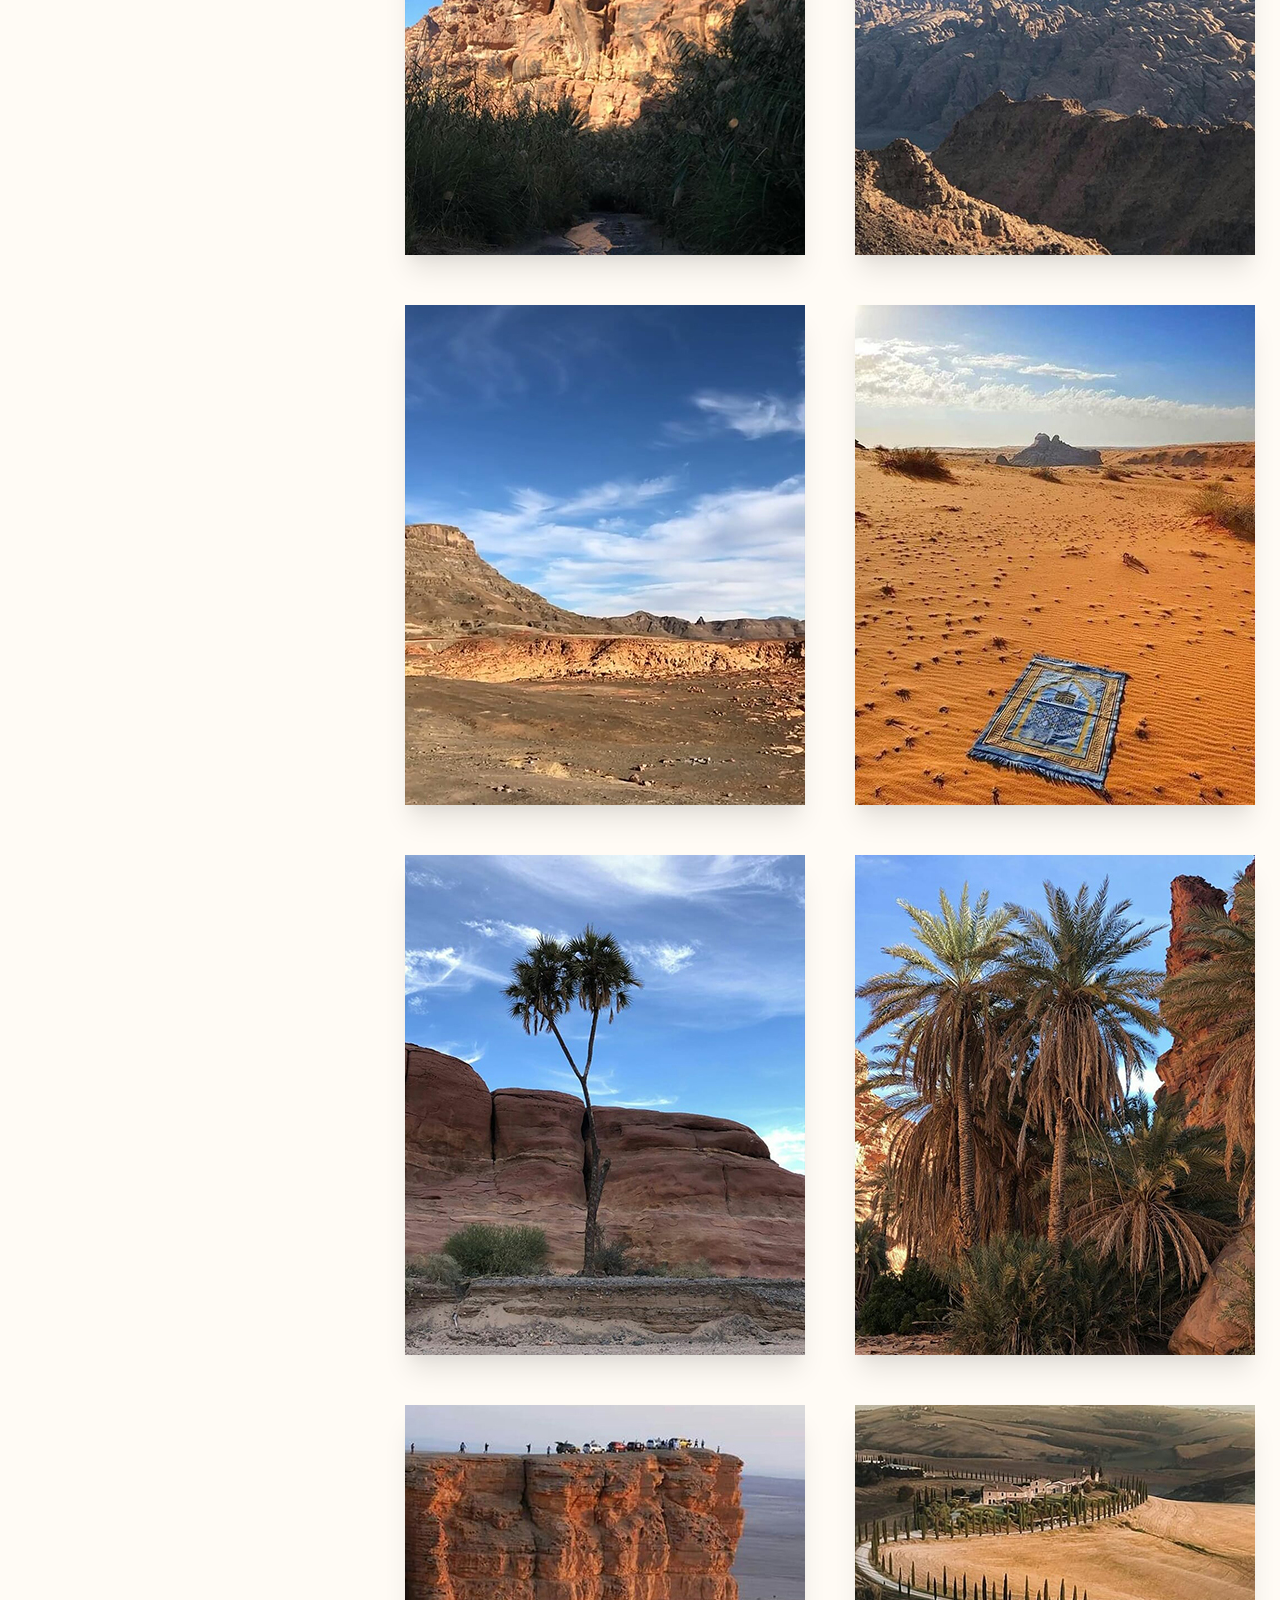
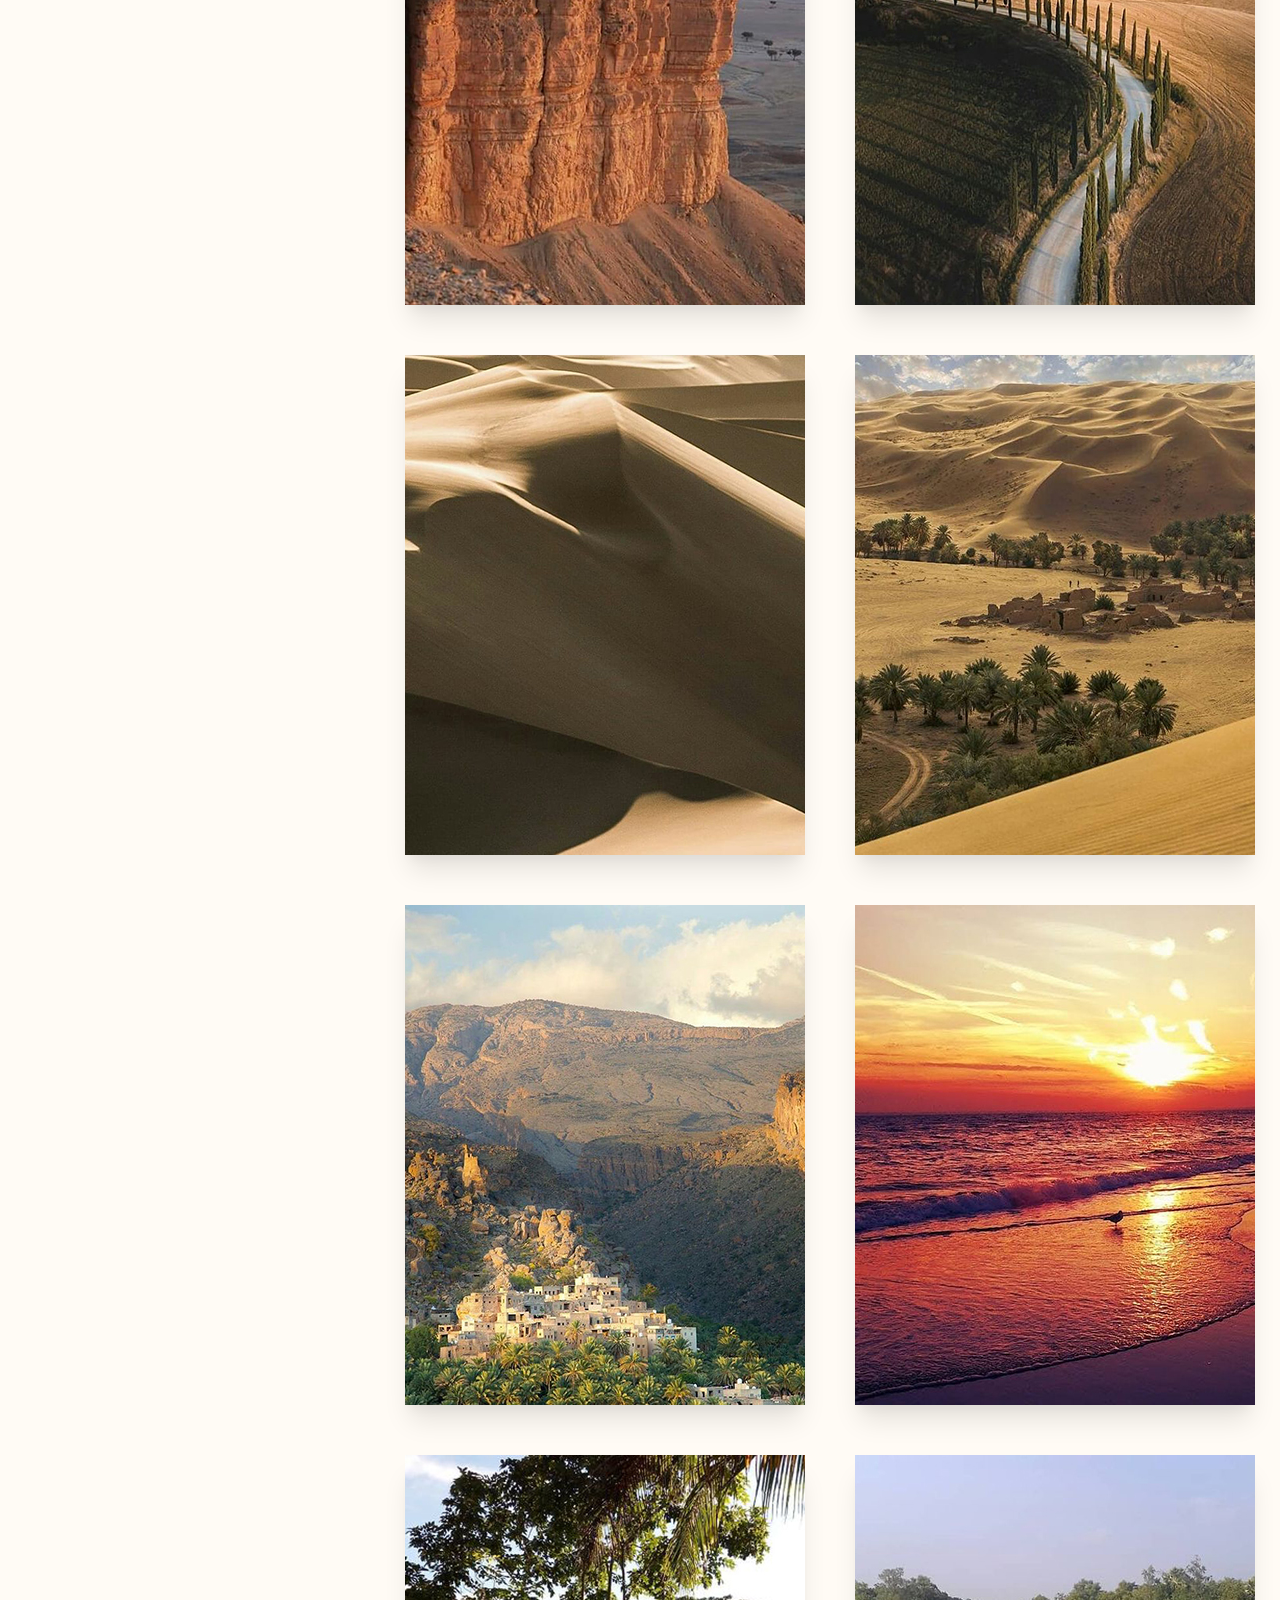
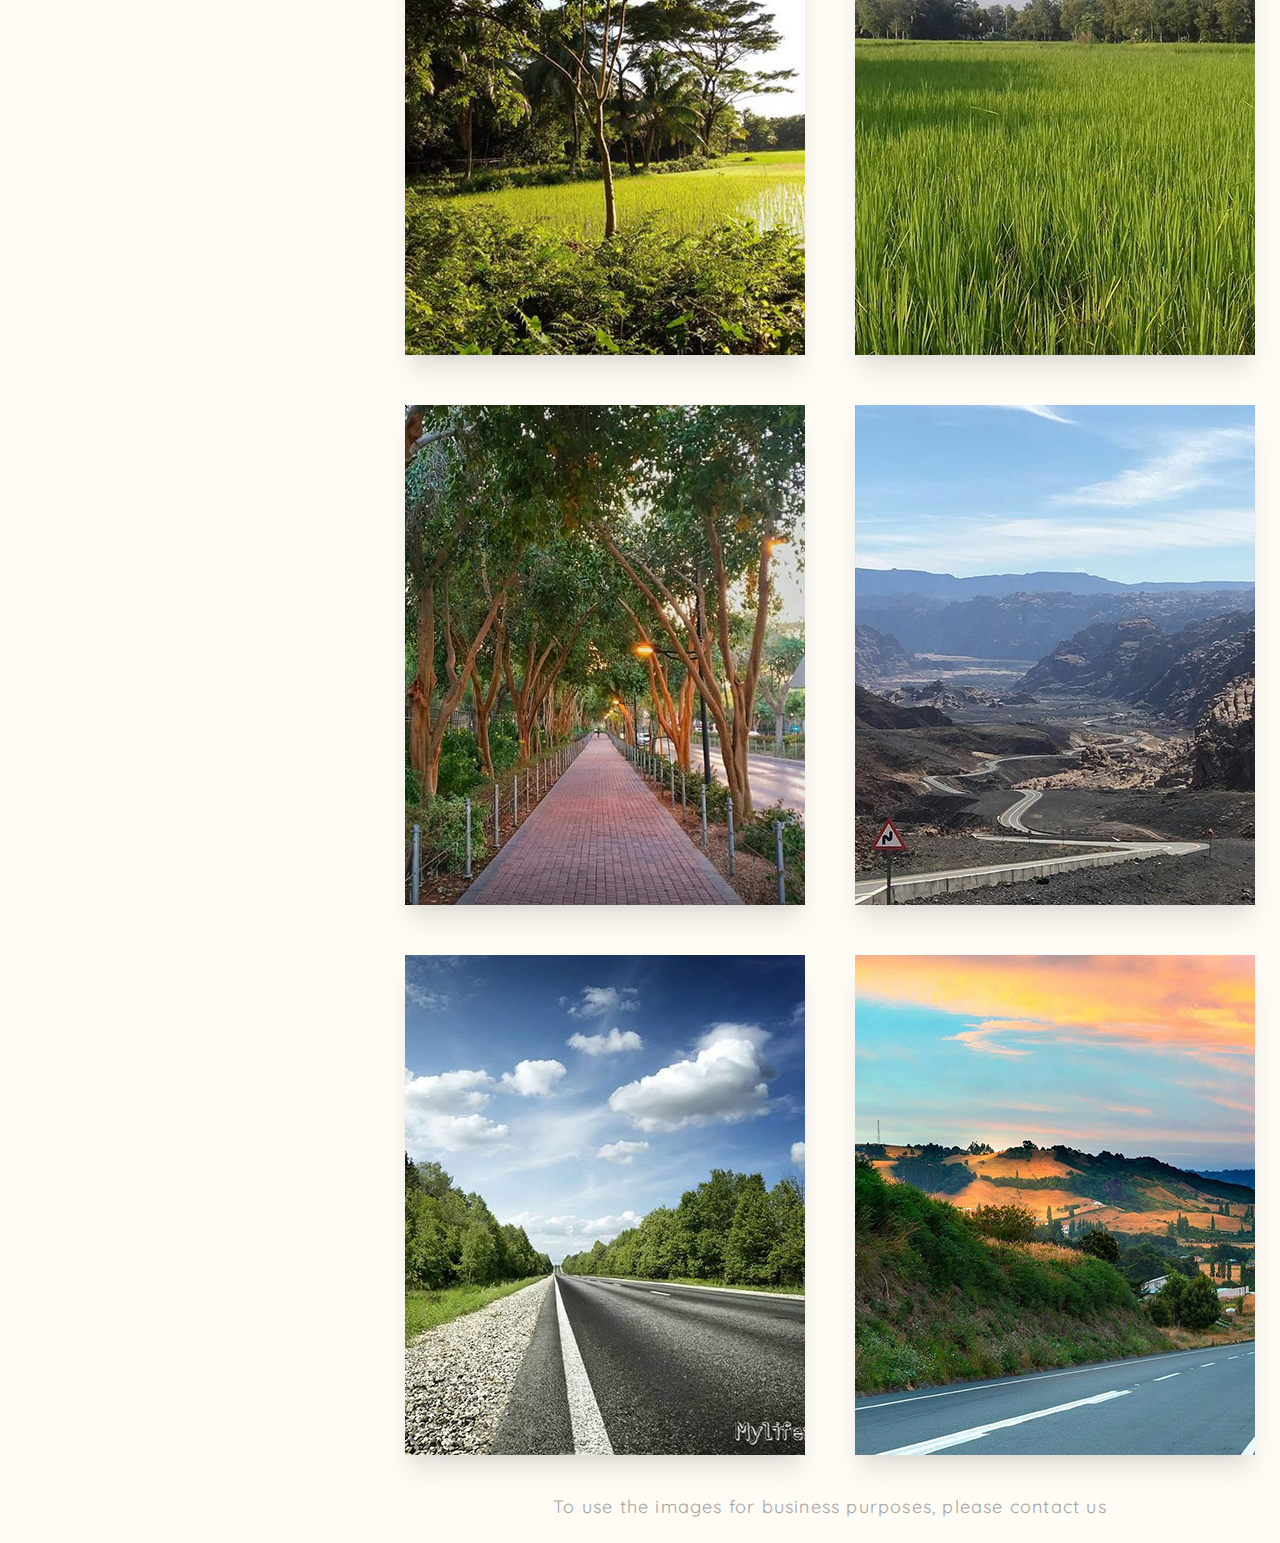
<file: photography/nature.html>
<!DOCTYPE html>
<html lang="en">
    <head>
        <title>Skupperr Nature Photography</title>
        <meta charset="UTF-8">
        <link rel="icon" href="../images/icons/logo-one-transparent.ico" type="image/icon">
        <meta name="viewport" content="width=device-width, initial-scale=1.0">
        <link href="../style/main.css" type="text/css" rel="stylesheet">
        <link href="../style/nature-style.css" type="text/css" rel="stylesheet">
        <link  href="https://cdnjs.cloudflare.com/ajax/libs/font-awesome/5.14.0/css/all.min.css" type="text/css" rel="stylesheet" />
        <link rel="preconnect" href="https://fonts.gstatic.com">
        <link href="https://fonts.googleapis.com/css2?family=Raleway:wght@300;400;500;700&display=swap" rel="stylesheet">
        <link rel="preconnect" href="https://fonts.gstatic.com">
        <link href="https://fonts.googleapis.com/css2?family=Quicksand:wght@300;400;500;600;700&display=swap" rel="stylesheet">
    </head>
    <body>
        <div id="container">
            <!-- Start of main section  -->
            <div id="main-section">
            <!-- start of Main navigation for every other pages-->
            <div id="main-section-content">
            <div id="navigation">
                <div id="logo">
                    <div class="mobile-button" id="response-button">
                        <i>
                            <span class="hamburger"></span>
                            <span class="hamburger"></span>
                            <span class="hamburger"></span>
                        </i>
                    </div>
                    <h1><a href="../index.html">Skupperr</a></h1>
                </div>
                <div id="navbar" class="beforeClick">
                    <ul id="main-lists">
                        <li id="home"><a href="../index.html">Home</a></li>
                        <li id="photography"><a class="active">Photography</a>
                            <i id="close-button" class="fas fa-times close-button-on"></i>
                        <ul id="sub-lists" class="active">
                            <li><a href="nature.html" class="active">Nature</a></li>
                            <li><a href="architecture.html">Architecture</a></li>
                        </ul>
                        </li>
                        <li id="blog" class="sub-activated"><a href="../blog/blog.html">Blog</a></li>
                        <li id="about"><a href="../about/about.html">About</a></li>
                        <li id="contact"><a href="../contact/contact.html">Contact</a></li>
                    </ul>
                    <div id="follow-link-for-mobile">
                        <h3>Follow Skupperr On</h3>
                        <a href="https://www.instagram.com/skupperr/" target="_blank"><i class="fab fa-instagram"></i></a>
                        <a href="https://twitter.com/skupperrr" target="_blank"><i class="fab fa-twitter"></i></a>
                    </div>
                </div>
                <div id="follow-link" class="during-sub-activated">
                    <h3>Follow Skupperr On</h3>
                    <a href="https://www.instagram.com/skupperr/" target="_blank"><i class="fab fa-instagram"></i></a>
                    <a href="https://twitter.com/skupperrr" target="_blank"><i class="fab fa-twitter"></i></a>
                </div>
            </div>
            <!-- end navigation for every other pages-->
            
            <!-- start of Main content box for every other pages-->
            <div id="content">
               <h3 id="nature-header">Nature Photography</h3>
               <div id="nature-images">
                <!--To upload new images just copy, paste the div.naturepic then change the href and src to the new images location-->
                <div class="naturepic">
                    <a href="https://www.instagram.com/p/CG2w0-ppqx_/" target="_blank"><img src="../images/nature/image-edited-5.jpg" alt="Image no 1"></a>
                </div>
                <div class="naturepic">
                    <a href="https://www.instagram.com/p/CGiJhXBJy7c/" target="_blank"><img src="../images/nature/image-edited-6.jpg" alt="Image no 2"></a>
                </div>
                <div class="naturepic">
                    <a href="https://www.instagram.com/p/B2pJjqHh-EN/" target="_blank"><img src="../images/nature/image-edited-28.jpg" alt="Image no 3"></a>
                </div>
                <div class="naturepic">
                    <a href="https://www.instagram.com/p/CKQUaRbJkK8/" target="_blank"><img src="../images/nature/image-edited-1.jpg" alt="Image no 4"></a>
                </div>
                <div class="naturepic">
                    <a href="https://www.instagram.com/p/CJbvr8VJ_vb/" target="_blank"><img src="../images/nature/image-edited-2.jpg" alt="Image no 5"></a>
                </div>
                <div class="naturepic">
                    <a href="https://www.instagram.com/p/CIWVxkWJi_Y/" target="_blank"><img src="../images/nature/image-edited-3.jpg" alt="Image no 6"></a>
                </div>
                <div class="naturepic">
                    <a href="https://www.instagram.com/p/CEPo3UMhXYw/" target="_blank"><img src="../images/nature/image-edited-8.jpg" alt="Image no 7"></a>
                </div>
                <div class="naturepic">
                    <a href="https://www.instagram.com/p/CEEoD0_pxbr/" target="_blank"><img src="../images/nature/image-edited-9.jpg" alt="Image no 8"></a>
                </div>
                <div class="naturepic">
                    <a href="https://www.instagram.com/p/CCnpxYCBGeh/" target="_blank"><img src="../images/nature/image-edited-10.jpg" alt="Image no 9"></a>
                </div>
                <div class="naturepic">
                    <a href="https://www.instagram.com/p/CAGptPpBcFE/" target="_blank"><img src="../images/nature/image-edited-20.jpg" alt="Image no 10"></a>
                </div>
                <div class="naturepic">
                    <a href="https://www.instagram.com/p/B2pJjqHh-EN/" target="_blank"><img src="../images/nature/image-edited-29.jpg" alt="Image no 11"></a>
                </div>
                <div class="naturepic">
                    <a href="https://www.instagram.com/p/CF4-g4ZJZyv/" target="_blank"><img src="../images/nature/image-edited-7.jpg" alt="Image no 12"></a>
                </div>
                <div class="naturepic">
                    <a href="https://www.instagram.com/p/CCJsj97Bd5Q/" target="_blank"><img src="../images/nature/image-edited-11.jpg" alt="Image no 13"></a>
                </div>
                <div class="naturepic">
                    <a href="https://www.instagram.com/p/CCJsj97Bd5Q/" target="_blank"><img src="../images/nature/image-edited-12.jpg" alt="Image no 14"></a>
                </div>
                <div class="naturepic">
                    <a href="https://www.instagram.com/p/CBIlz0QhJYv/" target="_blank"><img src="../images/nature/image-edited-13.jpg" alt="Image no 15"></a>
                </div>
                <div class="naturepic">
                    <a href="https://www.instagram.com/p/CBIlz0QhJYv/" target="_blank"><img src="../images/nature/image-edited-14.jpg" alt="Image no 16"></a>
                </div>
                <div class="naturepic">
                    <a href="https://www.instagram.com/p/CBIlz0QhJYv/" target="_blank"><img src="../images/nature/image-edited-15.jpg" alt="Image no 17"></a>
                </div>
                <div class="naturepic">
                    <a href="https://www.instagram.com/p/CA5FF_7hlot/" target="_blank"><img src="../images/nature/image-edited-16.jpg" alt="Image no 18"></a>
                </div>
                <div class="naturepic">
                    <a href="https://www.instagram.com/p/CA5FF_7hlot/" target="_blank"><img src="../images/nature/image-edited-17.jpg" alt="Image no 19"></a>
                </div>
                <div class="naturepic">
                    <a href="https://www.instagram.com/p/CAnxO_iBIrd/" target="_blank"><img src="../images/nature/image-edited-18.jpg" alt="Image no 20"></a>
                </div>
                <div class="naturepic">
                    <a href="https://www.instagram.com/p/B8b-mV0hEJ_/" target="_blank"><img src="../images/nature/image-edited-22.jpg" alt="Image no 21"></a>
                </div>
                <div class="naturepic">
                    <a href="https://www.instagram.com/p/B8b-mV0hEJ_/" target="_blank"><img src="../images/nature/image-edited-23.jpg" alt="Image no 22"></a>
                </div>
                <div class="naturepic">
                    <a href="https://www.instagram.com/p/B3M8u--n1_T/" target="_blank"><img src="../images/nature/image-edited-27.jpg" alt="Image no 23"></a>
                </div>
                <div class="naturepic">
                    <a href="https://www.instagram.com/p/B2UWGoGHwXw/" target="_blank"><img src="../images/nature/image-edited-30.jpg" alt="Image no 24"></a>
                </div>
                <div class="naturepic">
                    <a href="https://www.instagram.com/p/B2PGo8Dnxs_/" target="_blank"><img src="../images/nature/image-edited-31.jpg" alt="Image no 25"></a>
                </div>
                <div class="naturepic">
                    <a href="https://www.instagram.com/p/B2COAm0nRzf/" target="_blank"><img src="../images/nature/image-edited-32.jpg" alt="Image no 26"></a>
                </div>
                <div class="naturepic">
                    <a href="https://www.instagram.com/p/B1yZ-fKHGab/" target="_blank"><img src="../images/nature/image-edited-33.jpg" alt="Image no 27"></a>
                </div>
                <div class="naturepic">
                    <a href="https://www.instagram.com/p/B1MeFz6FzW6/" target="_blank"><img src="../images/nature/image-edited-34.jpg" alt="Image no 28"></a>
                </div>
                <div class="naturepic">
                    <a href="https://www.instagram.com/p/B4HlH43n0XY/" target="_blank"><img src="../images/nature/image-edited-21.jpg" alt="Image no 29"></a>
                </div>
                <div class="naturepic">
                    <a href="https://www.instagram.com/p/B5OBdg6nEBZ/" target="_blank"><img src="../images/nature/image-edited-25.jpg" alt="Image no 30"></a>
                </div>
                <div class="naturepic">
                    <a href="https://www.instagram.com/p/BzgHek0FGHL/" target="_blank"><img src="../images/nature/image-edited-35.jpg" alt="Image no 31"></a>
                </div>
                <div class="naturepic">
                    <a href="https://www.instagram.com/p/B8Me9mKhcYw/" target="_blank"><img src="../images/nature/image-edited-24.jpg" alt="Image no 32"></a>
                </div>
                <div class="naturepic">
                    <a href="https://www.instagram.com/p/CIEJ0NGp-2x/" target="_blank"><img src="../images/nature/image-edited-4.jpg" alt="Image no 33"></a>
                </div>
                <div class="naturepic">
                    <a href="https://www.instagram.com/p/CAYNV0VhsLI/" target="_blank"><img src="../images/nature/image-edited-19.jpg" alt="Image no 34"></a>
                </div>
               </div>
               <h4 id="nature-footer"><a href="../contact/contact.html">To use the images for business purposes, please contact us</a></h4>
            </div>
            <!-- end of Main content box for every other pages-->
            </div>
            </div>
            <!-- end of main section  -->

        </div>
        <script src="https://code.jquery.com/jquery-3.5.1.min.js" integrity="sha256-9/aliU8dGd2tb6OSsuzixeV4y/faTqgFtohetphbbj0=" crossorigin="anonymous"></script>
        <script type="text/javascript">
            if (typeof jQuery == 'undefined') {
                document.write(unescape("%3Cscript src='../script/jquery/jquery-3.5.1.min.js' type='text/javascript'%3E%3C/script%3E"));
            }
        </script>
        <script src="../script/mainscript.js"></script>
    </body>
</html>
</file>
<file: style/main.css>
* {
    box-sizing: border-box;
    margin: 0px;
    padding: 0px;
}
  
/*Container*/
div#container{
    display: grid;
    grid-template-columns: repeat(12, 1fr);
    grid-template-rows: auto;
}





/*Start of main section*/
div#main-section{
    grid-column: 1 / 13;
    grid-row: 1 / 3;
    z-index: 1;
    background-color: #FFFBF5;
}
div#main-section-content{
    display: grid;
    grid-template-columns: repeat(12, 1fr);
    grid-template-rows: auto;
}
div#navigation{
    grid-column: 1 / 4;
    grid-row: 1 / 2;
    position: fixed;
    padding: 60px 0px 60px 60px;
    display: grid;
    grid-template-columns: repeat(3, 1fr);
    grid-template-rows: repeat(3, auto);
}
/*Skupperr Logo*/
div#logo{
    grid-column: 1 / 4;
    grid-row: 1 / 2;
    height: 80px;
    margin-bottom: 35px;
}
div#logo h1{
    font-family: 'Raleway', sans-serif;
    font-size: 60px;
    color: #444B4E;
    letter-spacing: 1.2px;
    text-shadow: 0px 3px 5px rgba(00, 00, 00, 0.25); 
    font-weight: 400;
}
div#logo a{
    color: #444B4E;
    text-decoration: none;
}
/*strat of navigation*/
div#navbar{
    grid-column: 1 / 4;
    grid-row: 2 / 3;
    margin-left: 40px;
}
ul#main-lists{
    list-style-type: none;
    list-style-position: inside;
}
ul#main-lists li{
    height: 40px;
    margin-bottom: 10px;
}
div#navbar li a{
    color: #444B4E;
    text-decoration: none;
    font-family: 'Quicksand', sans-serif;
    font-weight: 400;
    font-size: 24px;
    letter-spacing: 1.2px;
}
a.active{
    font-weight: 700 !important;
    color: #444B4E !important;
}
div#navbar a:hover{
    color: #212425;
}

/*For Subsection appearing effect*/
li#photography a{
    cursor: pointer;
}
ul.inactive{
    display: none;
}
ul#sub-lists a{
    font-size: 18px !important;
    color: #34393b;
}
ul#sub-lists a:hover{
    color: #090b0c;
}
ul.active{
    display: block;
    list-style-type: none;
    list-style-position: inside;
    margin-left: 44px;
    margin-top: 10px;
    animation: appearIn 1s forwards;
}
@keyframes appearIn{
    from{
        transform: translate(0px, -5px);
        display: none;
        opacity: 0;
    }
    to{
        transform: translate(0px, 0px);
        display: block;
        opacity: 1;
    }
}
i.close-button-off{
    display: none;
    position: relative;
    left: -160px;
    top: 20px;
    font-size: 14px;
    color: #34393b;
    opacity: 0.6;
    cursor: pointer;
}
i.close-button-on{
    display: inline !important;
    position: relative;
    left: -160px;
    top: 20px;
    font-size: 14px;
    color: #34393b;
    opacity: 0.6;
    cursor: pointer;
}
i#close-button:hover{
    opacity: 0.8;
}

ul.active li{
    height: 30px !important;
    margin-bottom: 7px !important;
}
li.sub-activated{
    margin-top: 64px;
}
/*Start of follow link section*/
div#follow-link{
    grid-column: 1 / 4;
    grid-row: 3 / 4;
    margin: 59px 0px 15px 40px;
}
div.during-sub-activated{
    margin-top: 5px !important;
}
div#follow-link h3{
    height: 40px;
    color: #444B4E;
    text-decoration: none;
    font-family: 'Quicksand', sans-serif;
    font-weight: 400;
    font-size: 24px;
    letter-spacing: 1.1px;
}
div#follow-link i {
    font-size: 25px;
    margin: 0px 25px 0px 0px;
    text-align: center;
    color: #444B4E;
    text-shadow: 2px 2px 5px rgba(00, 00, 00, 0.25); 
    transition: transform 1s; 
}
div#follow-link i:hover{
    color: #1b1c1d;
    transform: scale(0.95);
}
div#follow-link-for-mobile{
    display: none;
}

/*start of content section*/
div#content{
    grid-column: 4 / 13;
    grid-row: 1 / 2;
    padding: 60px 0px 60px 60px;
}

/*For responsive design*/
div.mobile-button{
    display: none;
  }
  div.mobile-button i{
    color: #444B4E;
  }
  span.hamburger{
    display: block;
    width: 35px;
    height: 5px;
    margin: 6px 0px;
    background-color: #FFFBF5;
  }
  span.firstRotate{
    display: block;
    width: 40px;
    height: 5px;
    background-color: #FFFBF5;
    transform: rotate(45deg) translateY(8px);
    animation: crossrotate 1s both;
  }
  span.middlehide{
    display: none;
  }
  span.thirdRotate{
    display: block;
    width: 40px;
    height: 5px;
    background-color: #FFFBF5;
    transform: rotate(-45deg) translateY(-8px);
    animation: crossrotatethird 1s both;
  } 
  @keyframes crossrotate{
    from{
      transform: rotate(0deg) translateY(0px);
    }
    to{
      transform: rotate(45deg) translateY(8px);
    }
  }
  @keyframes crossrotatethird{
    from{
      transform: rotate(0deg) translateY(0px);
    }
    to{
      transform: rotate(-45deg) translateY(-8px);
    }
  }
/*media query section */
/*For all of the sizes*/
@media screen and (max-width: 1200px){
    div#main-section-content{
        grid-template-rows: repeat(2 , auto);
    }
    div#navigation{
        grid-template-columns: repeat(12, 1fr);
        position: static;
        grid-column: 1 / 13;
        grid-row: 1 / 2;
        padding: 0px;
    }
    div#logo{
        grid-column: 1 / 13;
        grid-row: 1 / 2;
        z-index: 3;
        text-align: center;
        height: 115px;
        padding: 20px 0px;
        background-color: #444B4E;
        margin-bottom: 0px;
    }
    div#logo h1{
        height: 80px;
        text-shadow: 0px 3px 5px rgba(128, 120, 120, 0.25); 
    }
    div#logo a{
        color: #FFFBF5;
        text-decoration: none;
    }
    div.mobile-button{
        display: inline-flex;
        height: 80px;
        flex-flow: row nowrap;
        align-items: center;
        position: absolute;
        margin-left: 40px;
        left: 0%;
      }
    div#navbar{
        margin-left: 0px;
        padding-left: 40px;
        position: absolute;
        top: 113px;
        z-index: 2;
        background-color: #444B4E;
        width: 100%;
    }
    div#navbar li a{
        color: #FFFBF5;
    }
    a.active{
        color: #FFFBF5 !important;
    }
    div#navbar a:hover{
        color: #FFFFFF;
    }
    ul#sub-lists a{
        color: #FFFBF5;
    }
    ul#sub-lists a:hover{
        color: #FFFFFF;
    }
    i.close-button-off{
        color: #FFFBF5;
    }
    i.close-button-on{
        color: #FFFBF5;
    }
    div.beforeClick{
        display: none;
        animation: navbarclose 2s both;
    }
    @keyframes navbarclose {
        0%{
          display: block;
          transform: translateY(0%);
        }
        
        100%{
          display: block;
          transform: translateY(-150%);
        }
      }
      div.afterClick{
          display: block;
          animation: slidenavbar 2s both;
      }
      @keyframes slidenavbar {
        0%{
          transform: translateY(-100%);
        }
        
        100%{
          transform: translateY(0px);
        }
        }

    div#follow-link{
        display: none;
    }
    div#follow-link-for-mobile{
        display: block;
        padding-bottom: 35px;
    }
    div#follow-link-for-mobile h3{
        height: 40px;
        color: #FFFBF5;
        text-decoration: none;
        font-family: 'Quicksand', sans-serif;
        font-weight: 400;
        font-size: 24px;
        letter-spacing: 1.1px;
        margin-bottom: 10px;
    }
    div#follow-link-for-mobile i {
        font-size: 25px;
        margin: 0px 25px 0px 0px;
        text-align: center;
        color: #FFFBF5;
        text-shadow: 2px 2px 5px rgba(00, 00, 00, 0.25); 
        transition: transform 1s; 
    }
    div#follow-link-for-mobile i:hover{
        color: #FFFFFF;
        transform: scale(0.95);
    }
    div#content{
        grid-column: 1  / 13;
        grid-row: 2 / 3;
        padding-left: 40px !important;
        padding-right: 40px;
        padding-top: 25px;
        z-index: 1;
    }
}
@media screen and (max-width: 500px){
    div#logo h1{
       padding-left: 40px;
    }
    div.mobile-button{
        margin-left: 20px;
    }
}
</file>
<file: style/home.css>
/*Intro section*/
div#intro-section {
    grid-column: 1 / 13;
    grid-row: 1 / 2;
    z-index: 2;
    height: 100vh;
    background: url('../images/back-image.jpg') fixed no-repeat center center;
    background-size: cover;
    display: flex;
    flex-flow: column nowrap;
    justify-content: center;
}
div.hide-content{
    display: none !important;
}
div.show-content{
    display: block !important;
}


/*On arrow click*/
div.intro-fade-out{
    transform: translate(0%, 0%);
    animation: introFaded 1.5s forwards linear;
}
@keyframes introFaded{
    0%{
        transform: translate(0%, 0%);
        opacity: 1;
    }
    95%{
        opacity: 1;
    }
    100%{
        transform: translate(0%, -100%);
        opacity: 0;
        display: none;
    }
}

/*h1 & h3 header*/
h1#intro-header {
    text-align: center;
    font-family: 'Raleway', sans-serif;
    font-weight: 500;
    font-size: 60px;
    color: #FFF3E2;
    letter-spacing: 1.2px;
    margin-bottom: 10px;
    line-height: 60px;
    padding: 0px 20px;
}
h3#intro-description {
    text-align: center;
    font-family: 'Raleway', sans-serif;
    font-weight: 500;
    font-size: 22px;
    letter-spacing: 2.1px;
    color: #FFF3E2;
    padding: 0px 20px;
}

/*Instagram, twitter and arrow key animations*/
div#intro-icons {
    width: 100%;
    position: absolute;
    top: 64%;
    left: 0%;
    text-align: center;
}
div#arrow-down {
    position: relative;
    top: 80px;
    animation: arrowDown 1.5s infinite alternate both linear;
}
@keyframes arrowDown{
    from{
          transform: translate(0px, 0px);
    }
    to{
        transform: translate(0px, 10px);
    }
}
div#intro-social-links i {
    font-size: 40px;
    margin: 0px 15px 0px 15px;
    text-align: center;
    color: #FFFFFF;
    text-shadow: 2px 2px 5px rgba(00, 00, 00, 0.75); 
    transition: transform 1s; 
}
div#intro-social-links i:hover{
    color: #dbd4c7;
    transform: scale(0.95);
}
div#arrow-down i {
    opacity: 50%;
    color: #FFF3E2;
    text-shadow: 0px 5px 7px rgba(00, 00, 00, 0.50);
    font-size: 50px;
}
div#arrow-down i:hover {
    cursor: pointer;
    opacity: 65%;
}
/*The navigation design is on main.css file*/

/*Content section*/
div#content{
    display: grid;
    grid-template-columns: repeat(6, 1fr);
    grid-template-rows: repeat(2, auto);
    padding-bottom: 20px !important;
    padding-left: 100px !important;
}

/*Image slider section*/
div#slider-one, div#slider-two{
    height: 500px;
    overflow: hidden;
}
div#slider-one{
    grid-column: 1 / 4;
    grid-row: 1 / 2;
    justify-self: center;
}
div#slider-two{
    grid-column: 4 / 7;
    grid-row: 1 / 2;
    justify-self: center;
}

div#image-slider-link{
    grid-column: 1 / 4;
    grid-row: 2 / 3;
    text-align: center;
    height: 25px;
    margin-top: 20px;
}
div#image-slider-link-second{
    grid-column: 4 / 7;
    grid-row: 2 / 3;
    text-align: center;
    height: 25px;
    margin-top: 20px;
}
a.slide-links{
    color: rgba(68, 75, 78, 0.8);
    font-size: 18px;
    font-family: 'Quicksand', sans-serif;
    font-weight: 400;
    letter-spacing: 1px;
    text-decoration: none;
    opacity: 0.8;
}
a.slide-links:hover{
    color: rgba(68, 75, 78, 0.9);
    opacity: 1;
}

div.firstimagebox{
    position: relative;
}
div.box-one{
    top: 0px;
    z-index: -1;
    animation: animateboxone 30s infinite;
}
@keyframes animateboxone {
    0%{
        z-index: -1;
        display: block;
    }
    15%{
        z-index: -1;
        display: block;
        transform: translateX(0%);
        opacity: 1;
    }
    25%{
        z-index: -5;
        display: none;
        transform: translateX(-100%);
        opacity: 0.1;
    }
    40%{
        z-index: -5;
        display: none;
        transform: translateX(0%);
        opacity: 1;
    }
    50%{
        z-index: -4;
        display: none;
    }
    65%{
        z-index: -4;
        display: none;
    }
    75%{
        z-index: -3;
        display: none;
    }
    90%{
        z-index: -3;
        display: none;
    }
    100%{
        z-index: -2;
        display: none;
    }
}

div.box-two{
    top: -504px;
    z-index: -2;
    animation: animateboxtwo 30s infinite;
}
@keyframes animateboxtwo {
    0%{
        z-index: -2;
        display: none;
    }
    15%{
        z-index: -2;
        display: none;
    }
    25%{
        z-index: -1;
        display: block;
    }
    40%{
        z-index: -1;
        display: block;
        transform: translateX(0%);
        opacity: 1;
    }
    50%{
        z-index: -5;
        display: none;
        transform: translateX(-100%);
        opacity: 0.1;
    }
    65%{
        z-index: -5;
        display: none;
        transform: translateX(0%);
        opacity: 1;
    }
    75%{
        z-index: -4;
        display: none;
    }
    90%{
        z-index: -4;
        display: none;
    }
    100%{
        z-index: -3;
        display: none;
    }
}

div.box-three{
    top: -1008px;
    z-index: -3;
    animation: animateboxthree 30s infinite;
}
@keyframes animateboxthree {
    0%{
        z-index: -3;
        display: none;
    }
    15%{
        z-index: -3;
        display: none;
    }
    25%{
        z-index: -2;
        display: none;
    }
    40%{
        z-index: -2;
        display: none;
    }
    50%{
        z-index: -1;
        display: block;
    }
    65%{
        z-index: -1;
        display: block;
        transform: translateX(0%);
        opacity: 1;
    }
    75%{
        z-index: -5;
        display: none;
        transform: translateX(-100%);
        opacity: 0.1;
    }
    90%{
        z-index: -5;
        display: none;
        transform: translateX(0%);
        opacity: 1;
    }
    100%{
        z-index: -4;
        display: none;
    }
}

div.box-four{
    top: -1512px;
    z-index: -4;
    animation: animateboxfour 30s infinite;
}
@keyframes animateboxfour {
    0%{
        z-index: -4;
        display: none;
        transform: translateX(0%);
        opacity: 1;
    }
    15%{
        z-index: -4;
        display: none;
    }
    25%{
        z-index: -3;
        display: none;
    }
    40%{
        z-index: -3;
        display: none;
    }
    50%{
        z-index: -2;
        display: none;
    }
    65%{
        z-index: -2;
        display: none;
    }
    75%{
        z-index: -1;
        display: block;
    }
    90%{
        z-index: -1;
        display: block;
        transform: translateX(0%);
        opacity: 1;
    }
    100%{
        z-index: -5;
        display: none;
        transform: translateX(-100%);
        opacity: 0.1;
    }
}


div.box-five{
    top: -2016px;
    z-index: -5;
    animation: animateboxfive 30s infinite;
}
@keyframes animateboxfive {
    0%{
        z-index: -5;
        display: none;
    }
    15%{
        z-index: -5;
        display: none;
    }
    25%{
        z-index: -4;
        display: none;
    }
    40%{
        z-index: -4;
        display: none;
    }
    50%{
        z-index: -3;
        display: none;
    }
    65%{
        z-index: -3;
        display: none;
    }
    75%{
        z-index: -2;
        display: none;
    }
    90%{
        z-index: -2;
        display: none;
    }
    100%{
        z-index: -1;
        display: block;
    }
}



/*media query section */
/*For all of the sizes*/
@media screen and (max-width: 1200px){
    div#content{
        padding-left: 40px !important;
        padding-right: 40px;
        padding-top: 65px;
    }
}

@media screen and (max-width: 900px){
    div#intro-icons{
        margin-top: 20px;
    }
    div#content{
        grid-template-columns: repeat(6, 1fr);
        grid-template-rows: repeat(4, auto);
    }
    div#slider-one{
        grid-column: 1 / 7;
        grid-row: 1 / 2;
        justify-self: center;
    }
    div#slider-two{
        grid-column: 1 / 7;
        grid-row: 3 / 4;
        justify-self: center;
    }
    
    div#image-slider-link{
        grid-column: 1 / 7;
        grid-row: 2 / 3;
        text-align: center;
        height: 25px;
        margin-top: 20px;
        margin-bottom: 20px;
    }
    div#image-slider-link-second{
        grid-column: 1 / 7;
        grid-row: 4 / 5;
        text-align: center;
        height: 25px;
        margin-top: 20px;
    }
}

@media screen and (max-width: 400px){
    div#content{
        padding-top: 0px;
        padding-left: 0px !important;
        padding-right: 0px;
        overflow: hidden;
    }
    h3#intro-description{
        margin-top: 10px;
    }
    div#intro-icons{
        top: 70%;
    }
    div#arrow-down{
        top: 40px;
    }
}
</file>
<file: style/about.css>
div#content{
    display: grid;
    grid-template-columns: repeat(7, 1fr);
    grid-template-rows: repeat(3, auto);
    padding-bottom: 25px !important;
}
h3#about-header{
    grid-column: 1 / 8;
    grid-row: 1 / 2;
    margin-top: 40px;
    text-align: center;
    color: #444B4E;
    font-family: 'Quicksand', sans-serif;
    font-weight: 400;
    font-size: 24px;
    letter-spacing: 1.2px;
    opacity: 0.7;
}

div#about-details{
    margin-top: 25px;
    grid-column: 1 / 8;
    grid-row: 2 / 3;
    padding: 0px 50px;
}
div#about-image{
    height: 300px;
    float: left;
    margin-right: 20px;
    margin-top: 10px;
    box-shadow: rgba(50, 50, 93, 0.25) 0px 13px 27px -5px, rgba(0, 0, 0, 0.3) 0px 8px 16px -8px;
}
p#about-text{
    color: #444B4E;
    text-align: left;
    font-family: 'Quicksand', sans-serif;
    font-weight: 400;
    font-size: 24px;
    letter-spacing: 1.2px;
    line-height: 40px;
}

div#copyright{
    grid-column: 1 / 8;
    grid-row: 3 / 4;
    margin-top: 30px;
}
div#copyright p{
    color: #444B4E;
    text-align: center;
    font-family: 'Quicksand', sans-serif;
    font-weight: 400;
    font-size: 16px;
    letter-spacing: 1.2px;
    opacity: 0.8;
}
span#copyright-icon{
    color: #2c2f30;
}
@media screen and (max-width: 1200px){
    h3#about-header{
        margin-top: 0px;
    }
}
@media screen and (max-width: 800px){
    div#about-details{
        padding: 0px;
    }
    div#about-image{
        box-shadow: none;
        float: none;
        text-align: center;
        margin-top: 0px;
        margin-bottom: 10px;
    }

}
</file>
<file: style/blog.css>
div#content{
    display: grid;
    grid-template-columns: repeat(7, 1fr);
    grid-template-rows: repeat(3, auto);
    padding-bottom: 15px !important;
}
h3#blog-header{
    grid-column: 1 / 8;
    grid-row: 1 / 2;
    margin-top: 40px;
    text-align: center;
    color: #444B4E;
    font-family: 'Quicksand', sans-serif;
    font-weight: 400;
    font-size: 24px;
    letter-spacing: 1.2px;
    opacity: 0.7;
}
div#blog-content-box{
    grid-column: 1 / 8;
    grid-row: 2 / 3;
    margin-left: 50px;
    margin-right: 50px;
    display: flex;
    flex-flow: column nowrap;
}
div.blog-image{
    height: 300px;
    box-shadow: rgba(50, 50, 93, 0.25) 0px 13px 27px -5px, rgba(0, 0, 0, 0.3) 0px 8px 16px -8px;
}
div.blog-post{
    display: flex;
    flex-flow: row nowrap;
    padding-top: 50px;
    padding-bottom: 50px;
    border-bottom: 1px solid rgba(68, 75, 78, 0.4);
}
div.blog-content{
    display: flex;
    flex-flow: column nowrap;
    justify-content: space-between;
    margin-left: 35px;
}
p.date{
    margin-top: 5px;
    color: #444B4E;
    opacity: 0.8;
    font-family: 'Quicksand', sans-serif;
    font-weight: 500;
    font-size: 14px;
    letter-spacing: 1.2px;
}
p.blog-text{
    color: #444B4E;
    text-decoration: none;
    font-family: 'Quicksand', sans-serif;
    font-weight: 400;
    font-size: 24px;
    letter-spacing: 1.2px;
}
div.read-more-button{
    width: 45%;
    height: 41px;
    text-align: center;
    background-color: #444B4E;
}
div.read-more-button:hover{
    background-color: #1b1c1d;
}
div.read-more-button a{
    display: flex;
    flex-flow: column nowrap;
    justify-content: center;
    align-items: center;
    width: 100%;
    height: 100%;
    text-decoration: none;
    color: #FFFBF5;
    font-family: 'Quicksand', sans-serif;
    font-weight: 400;
    font-size: 18px;
    letter-spacing: 1.2px;
}

h4#blog-footer{
    grid-column: 1 / 8;
    grid-row: 3 / 4;
    margin-top: 15px;
    text-align: center;
    color: #444B4E;
    font-family: 'Quicksand', sans-serif;
    font-weight: 400;
    font-size: 18px;
    letter-spacing: 1.2px;
}
h4#blog-footer a{
    opacity: 0.5;
    color: #444B4E;
    text-decoration: none;
}
h4#blog-footer a:hover{
    opacity: 0.8;
}
@media screen and (max-width: 1200px){
    h3#blog-header{
        margin-top: 0px;
    }
}
@media screen and (max-width: 900px){
    div.blog-post{
        flex-flow: column nowrap;
    }
    div.blog-image{
        box-shadow: none;
    }
    div.blog-content {
        margin-left: 0px;
    }
    p.date{
        margin: 10px 0px 5px 0px;
    }
    p.blog-text{
        margin: 5px 0px 5px 0px;
    }
    div.read-more-button{
        margin: 10px 0px 0px 0px;
    }
}
@media screen and (max-width: 500px){
    div#blog-content-box{
        margin-left: 0px;
        margin-right: 0px;
    }
}
@media screen and (max-width: 425px){
    div.blog-image{
        height: auto;
    }
    div.blog-image img{
        width: 100%;
    }
}
</file>
<file: style/contact.css>
div#content{
    display: grid;
    grid-template-columns: repeat(7, 1fr);
    grid-template-rows: repeat(4, auto);
    padding-bottom: 25px !important;
}
div#notice{
    grid-column: 1 / 8;
    grid-row: 1 / 2;
    display: grid;
    grid-template-columns: repeat(7, 1fr);
    grid-template-rows: repeat(2, auto);
}
h3#notice-header{
    grid-column: 2 / 7;
    grid-row: 1 / 2;
    margin-top: 40px;
    margin-bottom: 10px;
    text-align: left;
    color: #444B4E;
    font-family: 'Quicksand', sans-serif;
    font-weight: 500;
    font-size: 24px;
    letter-spacing: 1.2px;
    opacity: 0.85;
}
p#notice-message{
    grid-column: 2 / 7;
    grid-row: 2 / 3;
    margin-top: 10px;
    margin-bottom: 10px;
    text-align: left;
    color: #444B4E;
    font-family: 'Quicksand', sans-serif;
    font-weight: 400;
    font-size: 20px;
    letter-spacing: 1.2px;
    opacity: 0.85;
}
span.notice-link{
    font-weight: 600;
}


div#contact-form{
    grid-column: 1 / 8;
    grid-row: 2 / 3;
    display: grid;
    grid-template-columns: repeat(7 , 1fr);
    grid-template-rows: repeat(3, auto);
}
h3#form-header{
    grid-column: 2 / 7;
    grid-row: 1 / 2;
    margin-top: 40px;
    margin-bottom: 10px;
    text-align: left;
    color: #444B4E;
    font-family: 'Quicksand', sans-serif;
    font-weight: 500;
    font-size: 24px;
    letter-spacing: 1.2px;
    opacity: 0.85;
}
p#form-message{
    grid-column: 2 / 7;
    grid-row: 2 / 3;
    margin-top: 10px;
    margin-bottom: 10px;
    text-align: left;
    color: #444B4E;
    font-family: 'Quicksand', sans-serif;
    font-weight: 400;
    font-size: 20px;
    letter-spacing: 1.2px;
    opacity: 0.85;
}
form{
    grid-column: 2 / 7;
    grid-row: 3 / 4;
    display: grid;
    grid-template-columns: repeat(6, 1fr);
    grid-template-rows: repeat(4, auto);
}
label#username-box{
    display: block;
    grid-column: 1 / 5;
    grid-row: 1 / 2;
}
label#email-box{
    display: block;
    grid-column: 1 / 5;
    grid-row: 2 / 3;
}
label#message-box{
    display: block;
    grid-column: 1 / 5;
    grid-row: 3 / 4;
}
input, textarea{
    width: 100%;
    height: 40px;
    margin: 10px 0px;
    padding-left: 8px; 
    border: none;
    background-color: #444B4E;
    color: #ffffff;
    font-family: 'Quicksand', sans-serif;
    font-weight: 400;
    font-size: 18px;
    letter-spacing: 1.2px;
}
input::placeholder, textarea::placeholder{
    color: #ffffff;
    font-family: 'Quicksand', sans-serif;
    font-weight: 400;
    font-size: 18px;
    letter-spacing: 1.2px;
    opacity: 1;
}
input:hover, textarea:hover{
    background-color: #282a2b;
}
input:focus, textarea:focus{
    outline: none;
    background-color: #282a2b;
}

textarea{
    width: 100%;
    height: 100px !important;
    margin: 10px 0px !important;
    padding-left: 8px !important; 
    padding-top: 8px !important;
}
input#submit{
    grid-column: 1 / 3;
    grid-row: 4 / 5;
    display: block;
    padding: 0px !important;
    width: 100%;
    height: 40px;
    text-align: center;
    background-color: #444B4E;
}
input#submit:hover{
    background-color: #282a2b;
    cursor: pointer;
}

div#extra-links{
    grid-column: 2 / 7;
    grid-row: 3 / 4;
    margin-top: 20px;
}
p#extra-message, p#extra-message a{
    text-align: left;
    color: #444B4E;
    font-family: 'Quicksand', sans-serif;
    font-weight: 400;
    font-size: 20px;
    letter-spacing: 1.2px;
    opacity: 0.85;
}
p#extra-message a{
    text-decoration: none;
    display: block;
    margin: 10px 0px;
    width: fit-content;
}
p#extra-message a:hover{
    color: #1b1c1d;
    opacity: 1;
}
p#extra-message i{
    padding-right: 5px;
    width: 26.2px;
}
div#web-creator{
    grid-column: 1 / 8;
    grid-row: 4 / 5;
    margin-top: 20px;
}
div#web-creator p {
    color: #444B4E;
    text-align: center;
    font-family: 'Quicksand', sans-serif;
    font-weight: 400;
    font-size: 16px;
    letter-spacing: 1.2px;
    opacity: 0.6;
}
div#web-creator a{
    color: #2a2d2e;
    text-decoration: none;
    font-weight: 600;
}

@media screen and (max-width: 1200px){
    h3#notice-header{
        margin-top: 15px;
    }
}
@media screen and (max-width: 900px){
    h3#notice-header{
        margin-top: 0px;
    }
    h3#notice-header{
        grid-column: 1 / 8;
    }
    p#notice-message{
        grid-column: 1 / 8;
    }
    h3#form-header{
        grid-column: 1 / 8;
    }
    p#form-message{
        grid-column: 1 / 8;
    }
    form{
        grid-column: 1 / 8;
    }
    div#extra-links{
        grid-column: 1 / 8;
    }
}
@media screen and (max-width: 500px){
    label#username-box{
        grid-column: 1 / 6;
    }
    label#email-box{
        grid-column: 1 / 6;
    }
    label#message-box{
        grid-column: 1 / 6;
    }
    input#submit{
        grid-column: 1 / 4;
    }
}
</file>
<file: style/architecture-style.css>
/*for the bug in sub section close button*/
i.close-button-on{
    left: -167px !important;
}

div#content{
    display: grid;
    grid-template-columns: repeat(7, 1fr);
    grid-template-rows: repeat(3, auto);
    padding-bottom: 25px !important;
}

/*Nature Photography*/
h3#nature-header{
    grid-column: 1 / 8;
    grid-row: 1 / 2;
    margin-top: 40px;
    text-align: center;
    color: #444B4E;
    font-family: 'Quicksand', sans-serif;
    font-weight: 400;
    font-size: 24px;
    letter-spacing: 1.2px;
    opacity: 0.7;
}
div#nature-images{
    grid-column: 1 / 8;
    grid-row: 2 / 3;
    display: flex;
    flex-flow: row wrap;
    justify-content: space-around;
}
div.architpic{
    height: 500px;
    margin: 25px 0px;
    box-shadow: rgba(0, 0, 0, 0.1) 0px 20px 25px -5px, rgba(0, 0, 0, 0.04) 0px 10px 10px -5px;
    transition: transform 1s;
}
div.architpic:hover{
    transform: scale(0.98);
}

h4#nature-footer{
    grid-column: 1 / 8;
    grid-row: 3 / 4;
    margin-top: 15px;
    text-align: center;
    color: #444B4E;
    font-family: 'Quicksand', sans-serif;
    font-weight: 400;
    font-size: 18px;
    letter-spacing: 1.2px;
}
h4#nature-footer a{
    opacity: 0.5;
    color: #444B4E;
    text-decoration: none;
}
h4#nature-footer a:hover{
    opacity: 0.8;
}

@media screen and (max-width: 1200px){
    h3#nature-header{
        margin-top: 0px;
    }
}
@media screen and (max-width: 400px){
    div#content{
        padding-left: 0px !important;
        padding-right: 0px;
        overflow: hidden;
    }
}
</file>
<file: style/nature-style.css>
/*for the bug in sub section close button*/
i.close-button-on{
    left: -167px !important;
}

div#content{
    display: grid;
    grid-template-columns: repeat(7, 1fr);
    grid-template-rows: repeat(3, auto);
    padding-bottom: 25px !important;
}

/*Nature Photography*/
h3#nature-header{
    grid-column: 1 / 8;
    grid-row: 1 / 2;
    margin-top: 40px;
    text-align: center;
    color: #444B4E;
    font-family: 'Quicksand', sans-serif;
    font-weight: 400;
    font-size: 24px;
    letter-spacing: 1.2px;
    opacity: 0.7;
}
div#nature-images{
    grid-column: 1 / 8;
    grid-row: 2 / 3;
    display: flex;
    flex-flow: row wrap;
    justify-content: space-around;
}
div.naturepic{
    height: 500px;
    margin: 25px 0px;
    box-shadow: rgba(0, 0, 0, 0.1) 0px 20px 25px -5px, rgba(0, 0, 0, 0.04) 0px 10px 10px -5px;
    transition: transform 1s;
}
div.naturepic:hover{
    transform: scale(0.98);
}

h4#nature-footer{
    grid-column: 1 / 8;
    grid-row: 3 / 4;
    margin-top: 15px;
    text-align: center;
    color: #444B4E;
    font-family: 'Quicksand', sans-serif;
    font-weight: 400;
    font-size: 18px;
    letter-spacing: 1.2px;
}
h4#nature-footer a{
    opacity: 0.5;
    color: #444B4E;
    text-decoration: none;
}
h4#nature-footer a:hover{
    opacity: 0.8;
}

@media screen and (max-width: 1200px){
    h3#nature-header{
        margin-top: 0px;
    }
}
@media screen and (max-width: 400px){
    div#content{
        padding-left: 0px !important;
        padding-right: 0px;
        overflow: hidden;
    }
}
</file>
